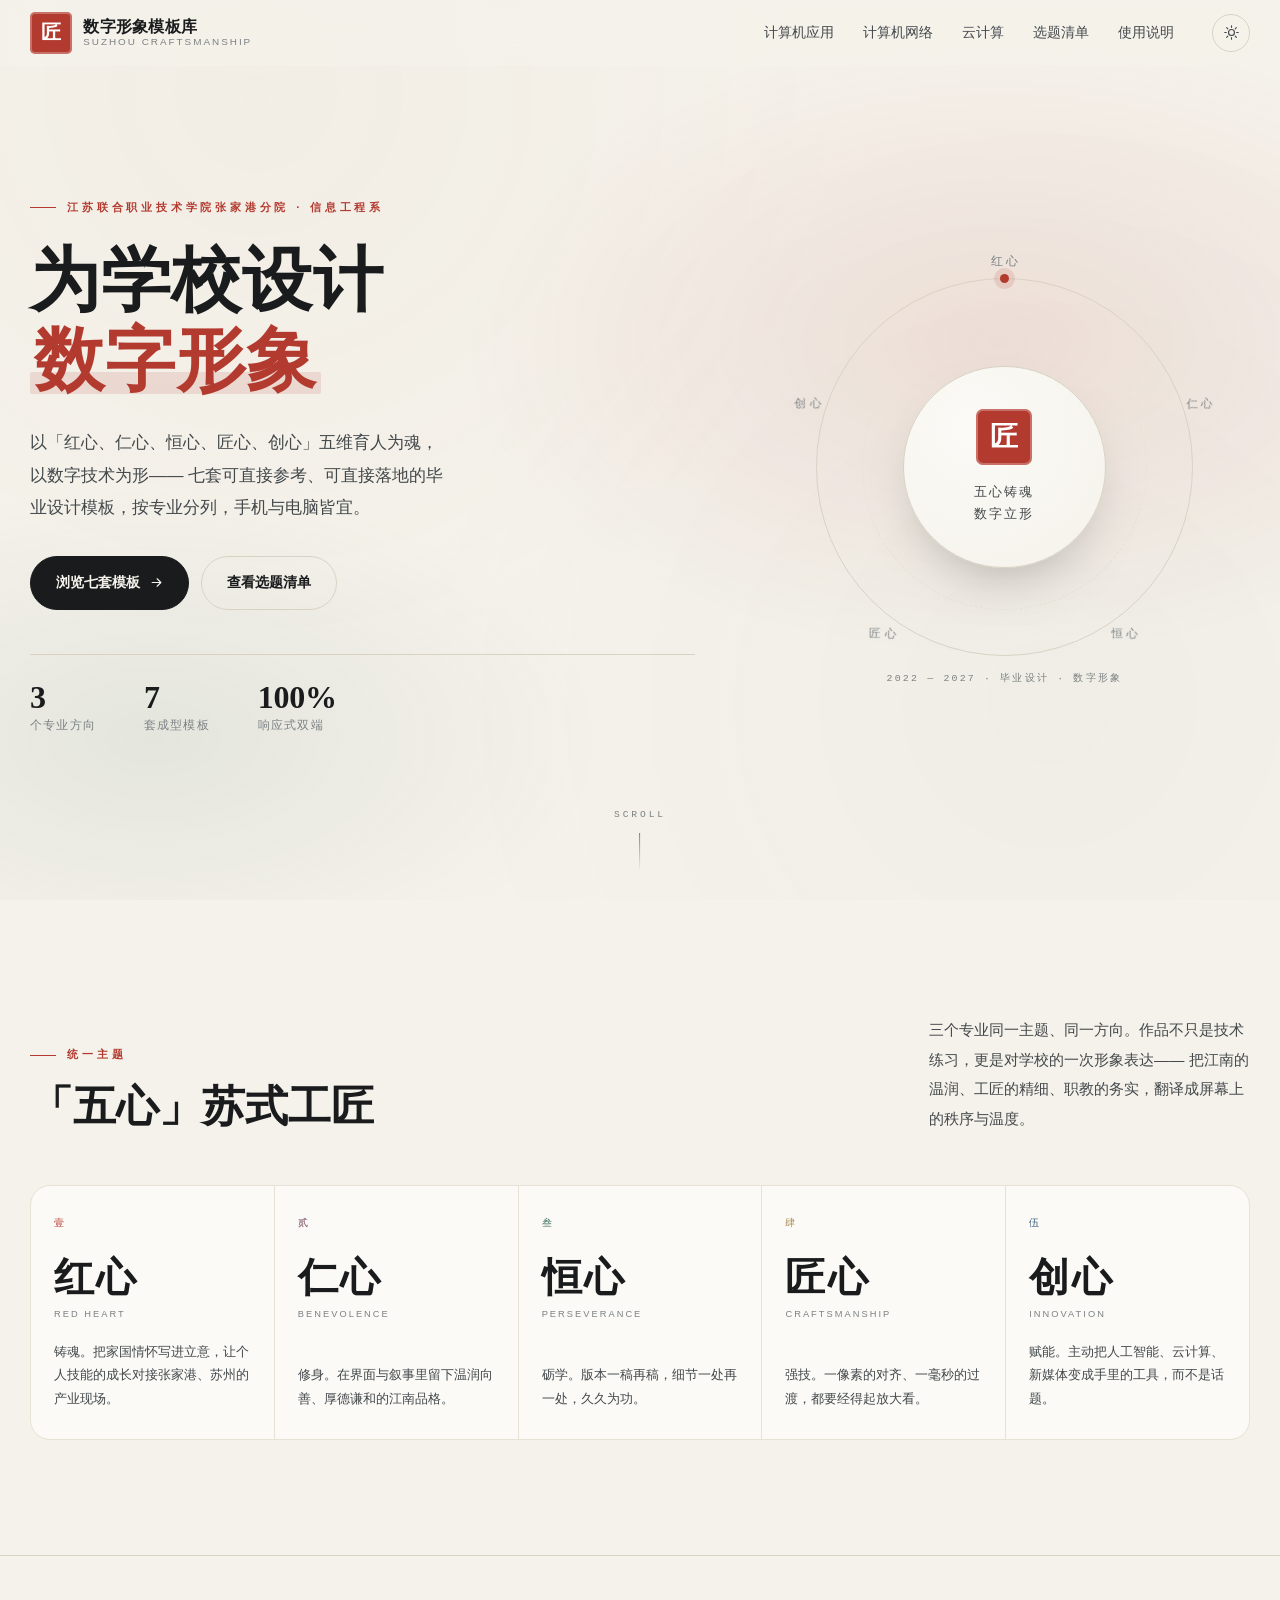
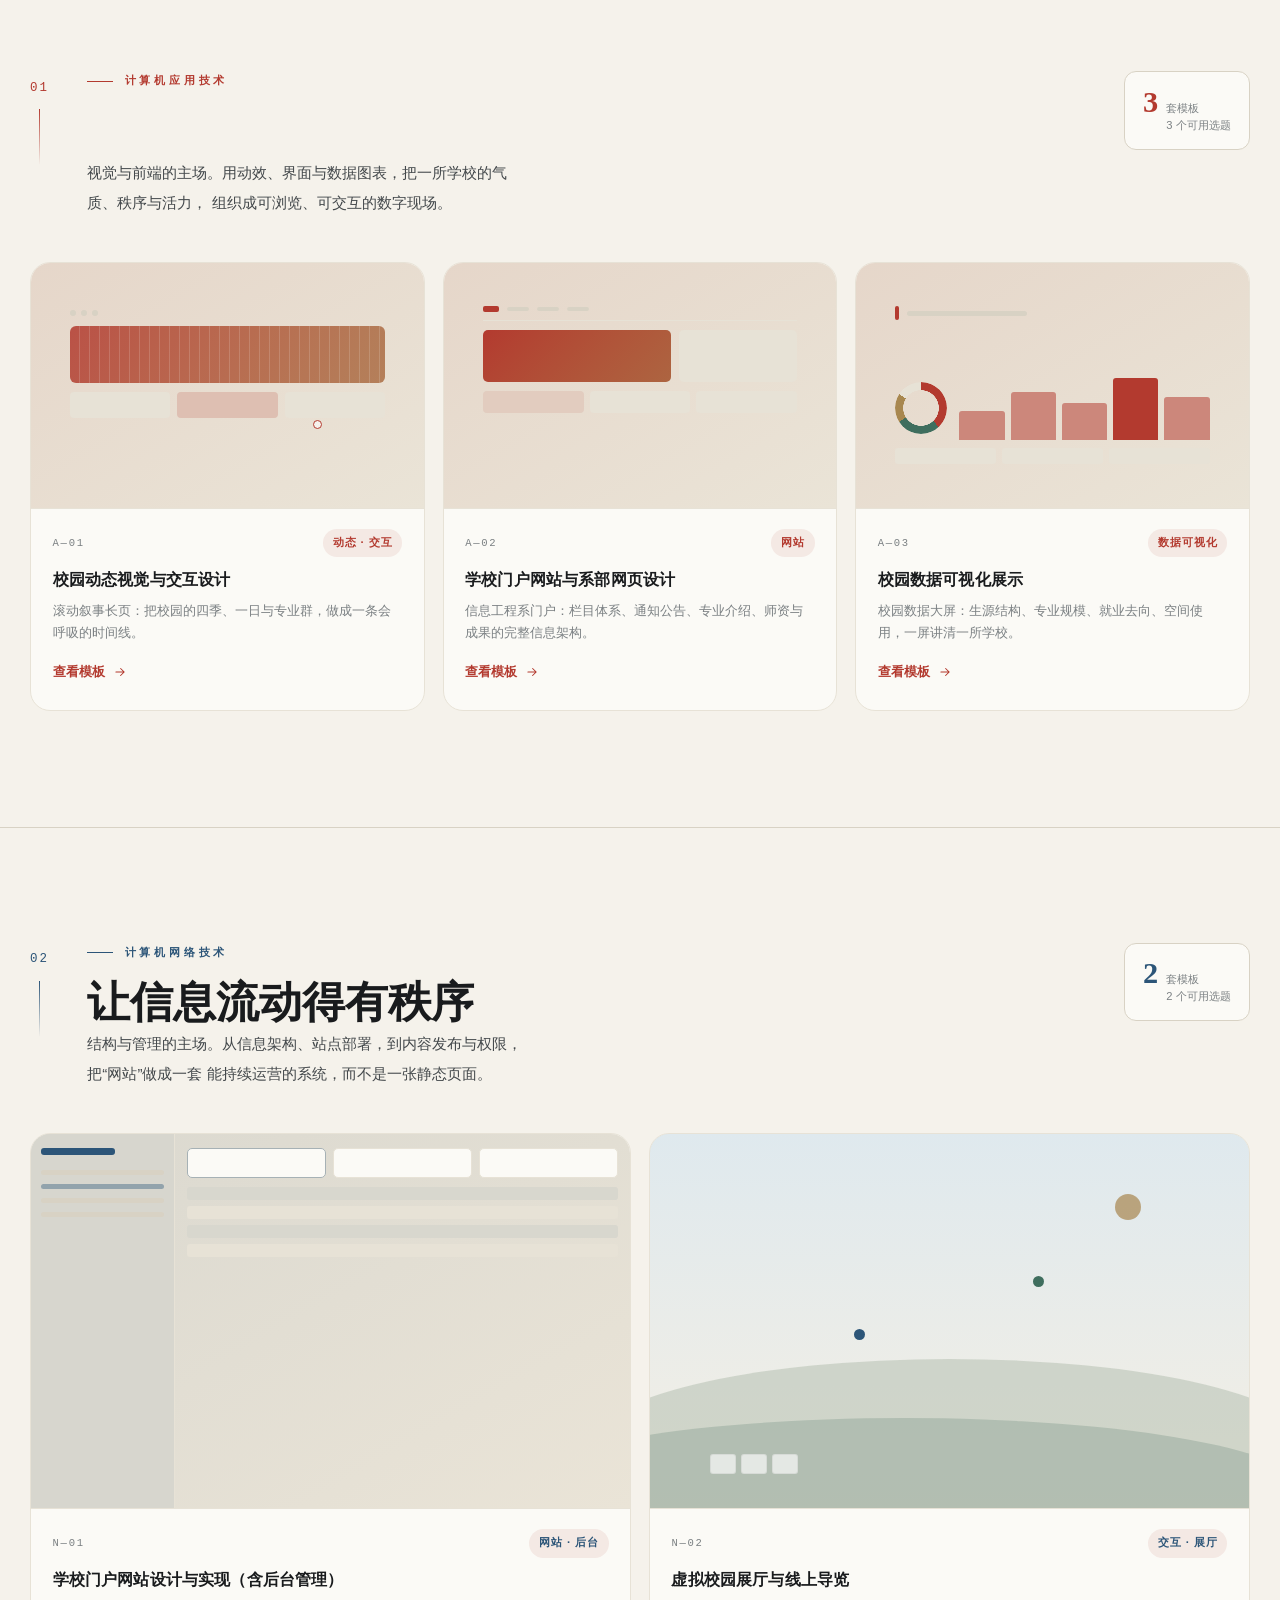
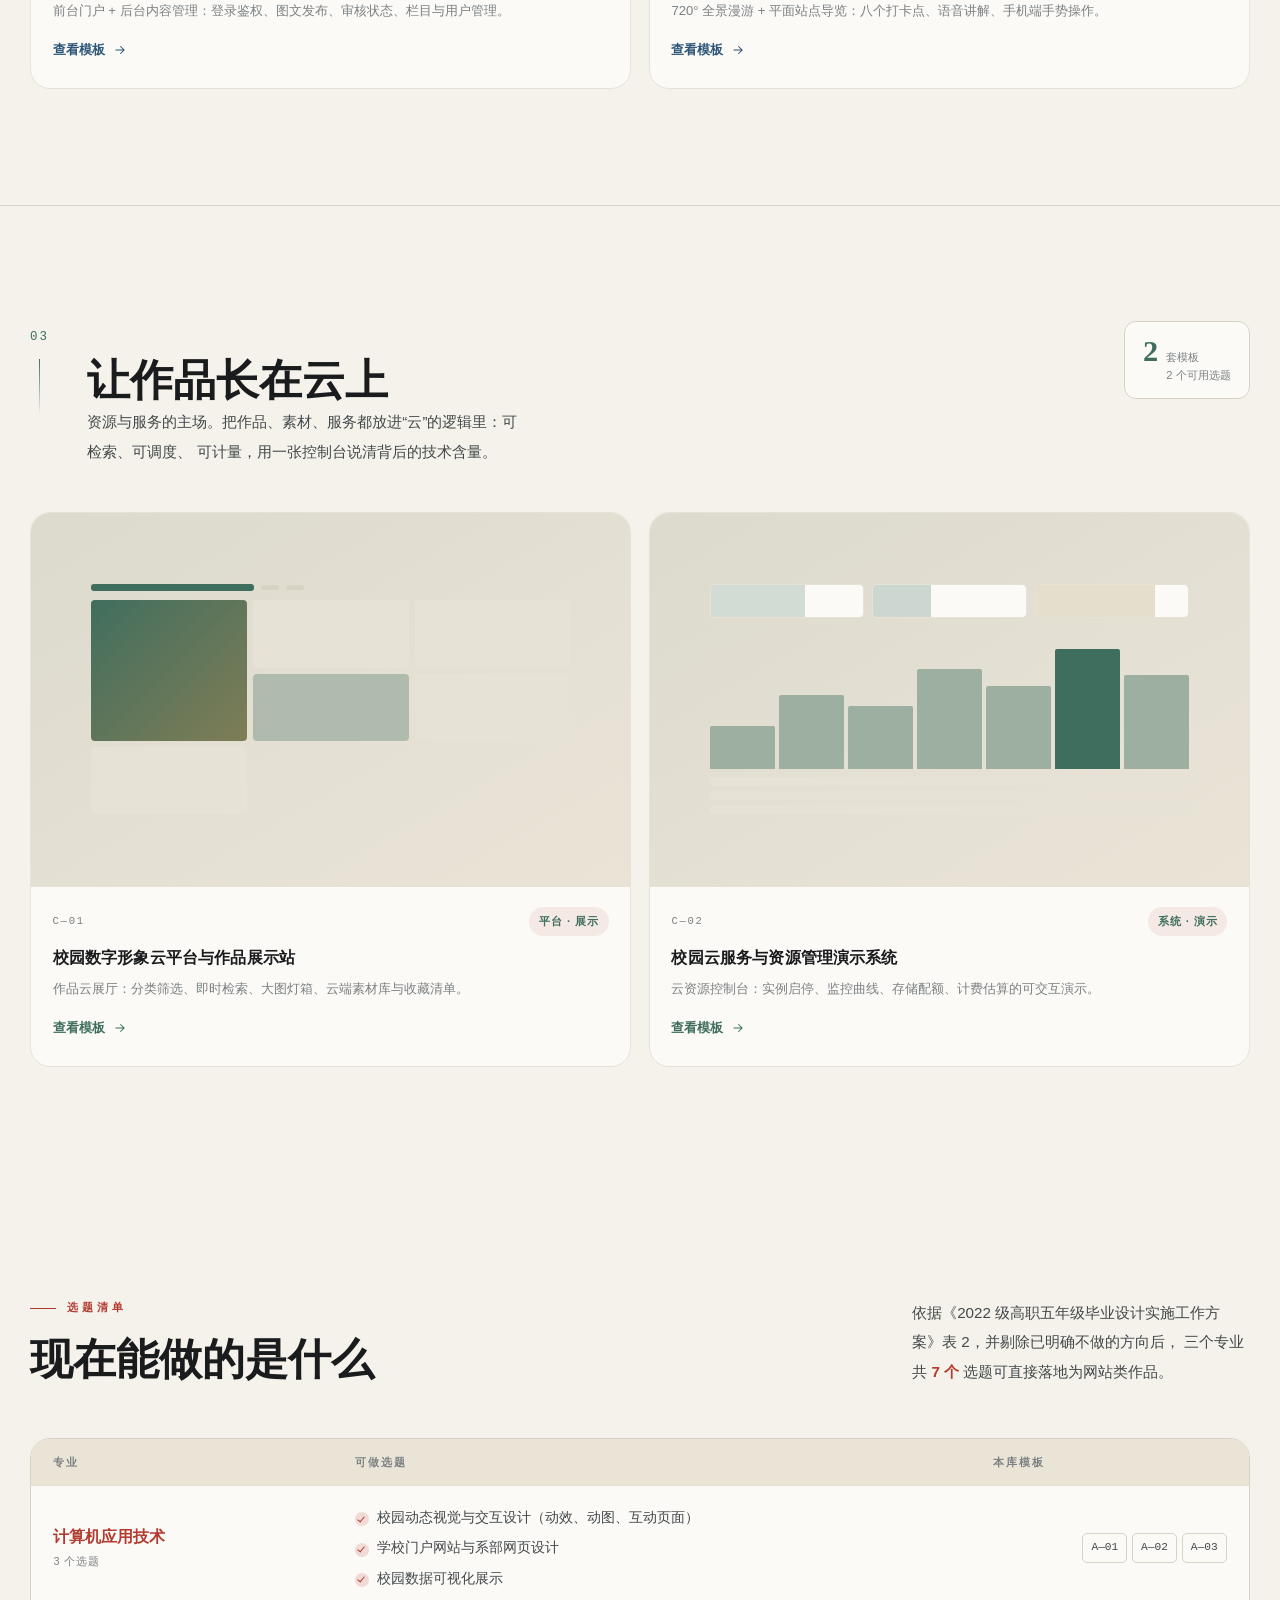
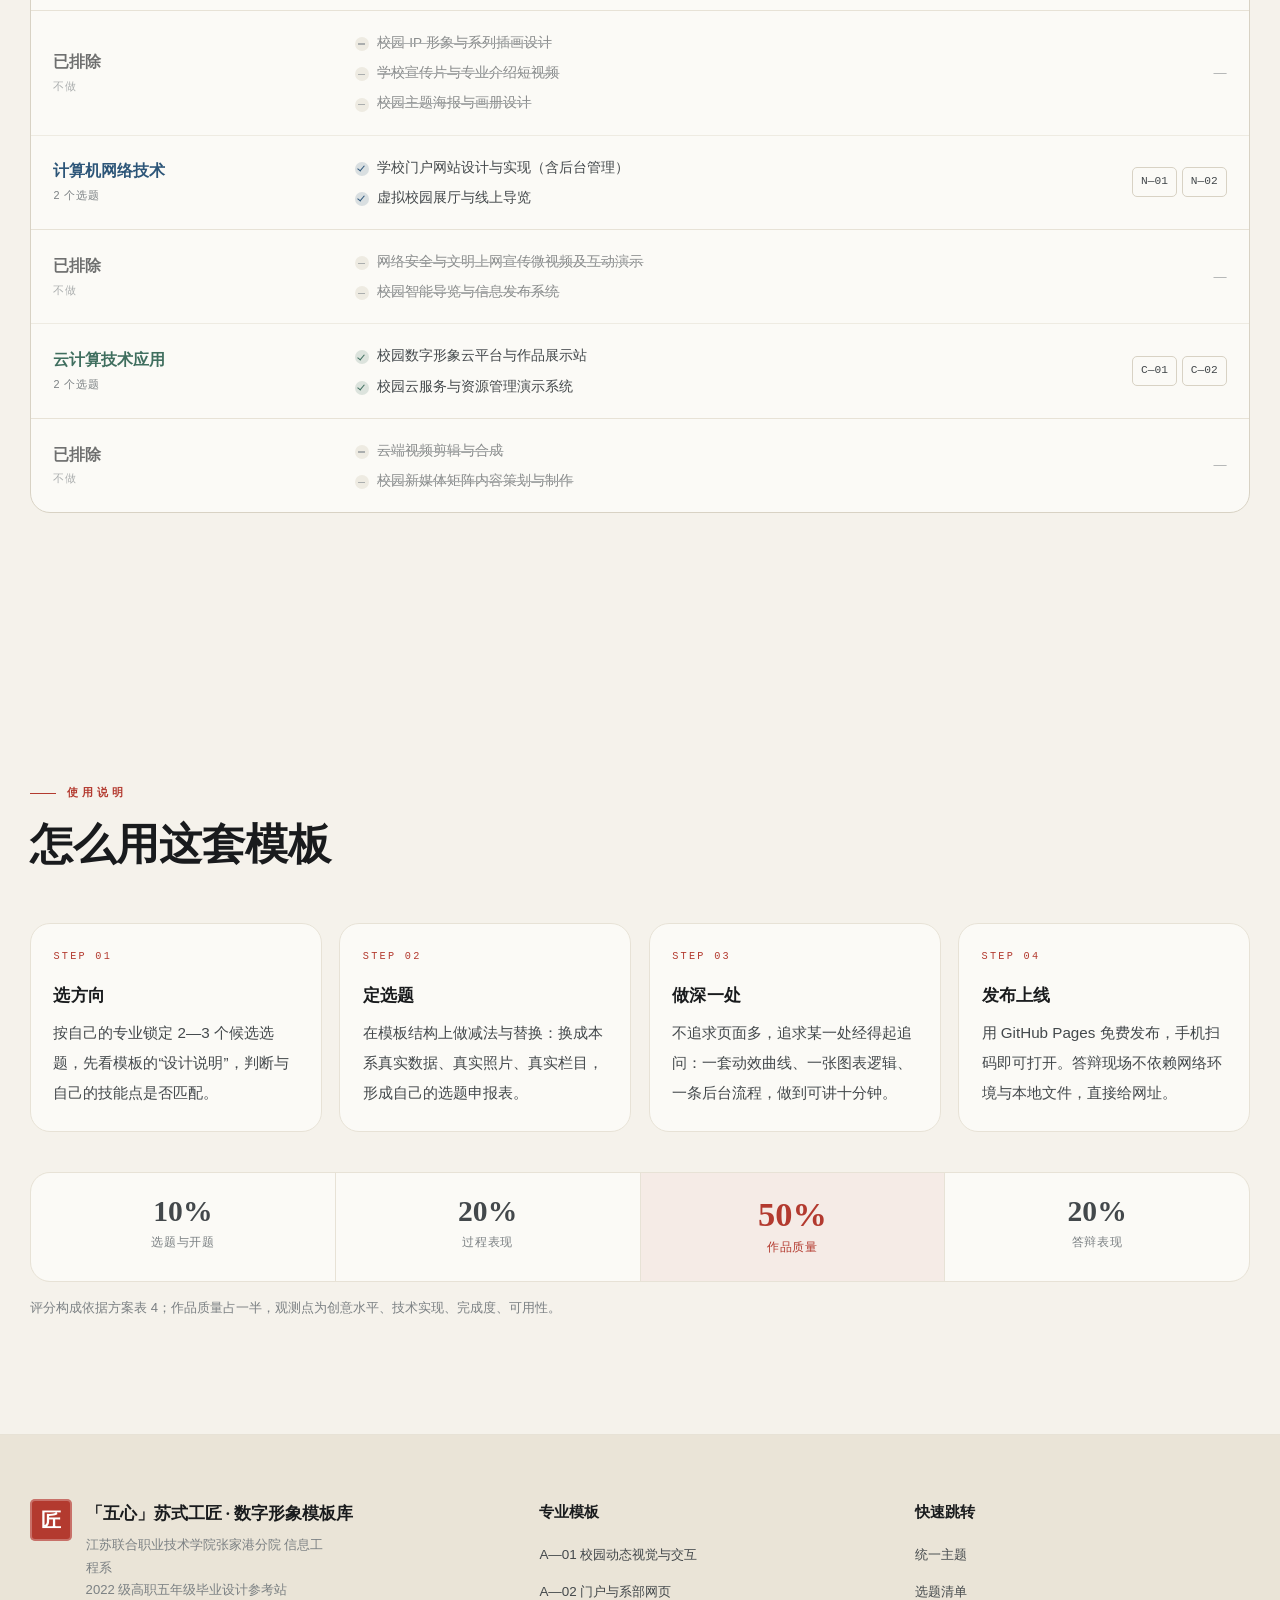
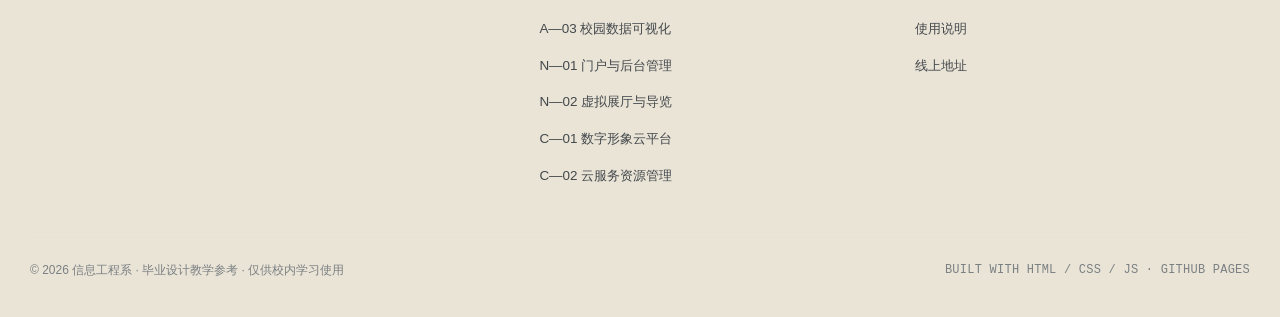
<file: index.html>
<!DOCTYPE html>
<html lang="zh-CN" data-theme="light">
<head>
<meta charset="UTF-8">
<meta name="viewport" content="width=device-width,initial-scale=1,viewport-fit=cover">
<title>「五心」苏式工匠 · 校园数字形象设计模板库</title>
<meta name="description" content="江苏联合职业技术学院张家港分院信息工程系 2022 级毕业设计——以"为学校设计数字形象"为方向，覆盖计算机应用技术、计算机网络技术、云计算技术应用三个专业的七套可落地模板。">
<meta name="theme-color" content="#F5F2EB">
<link rel="icon" href="favicon.svg" type="image/svg+xml">
<link rel="stylesheet" href="assets/css/base.css">
<link rel="stylesheet" href="assets/css/home.css">
</head>
<body class="major-home">

<div class="progress" aria-hidden="true"></div>

<!-- ========== 导航 ========== -->
<header class="nav">
  <div class="nav__in">
    <a class="brand" href="index.html" aria-label="返回首页">
      <span class="seal">匠</span>
      <span class="brand__txt">
        <b>数字形象模板库</b>
        <span>SUZHOU CRAFTSMANSHIP</span>
      </span>
    </a>
    <nav class="nav__links" aria-label="主导航">
      <a href="#major-app">计算机应用</a>
      <a href="#major-net">计算机网络</a>
      <a href="#major-cloud">云计算</a>
      <a href="#topics">选题清单</a>
      <a href="#howto">使用说明</a>
    </nav>
    <div class="nav__tools">
      <button class="icon-btn theme-btn" aria-label="切换深浅色" title="切换深浅色">
        <svg class="sun" viewBox="0 0 24 24" fill="none" stroke="currentColor" stroke-width="1.6" stroke-linecap="round"><circle cx="12" cy="12" r="4.2"/><path d="M12 2.5v2.2M12 19.3v2.2M2.5 12h2.2M19.3 12h2.2M5.2 5.2l1.6 1.6M17.2 17.2l1.6 1.6M18.8 5.2l-1.6 1.6M6.8 17.2l-1.6 1.6"/></svg>
        <svg class="moon" viewBox="0 0 24 24" fill="none" stroke="currentColor" stroke-width="1.6" stroke-linecap="round"><path d="M20.5 14.6A8.6 8.6 0 1 1 9.4 3.5a6.9 6.9 0 0 0 11.1 11.1Z"/></svg>
      </button>
      <button class="icon-btn burger" aria-label="打开菜单" aria-expanded="false" aria-controls="drawer">
        <svg viewBox="0 0 24 24" fill="none" stroke="currentColor" stroke-width="1.7" stroke-linecap="round"><path d="M4 7h16M4 12h16M4 17h16"/></svg>
      </button>
    </div>
  </div>
</header>

<div class="drawer" id="drawer">
  <a href="#major-app">计算机应用技术 <span>APP</span></a>
  <a href="#major-net">计算机网络技术 <span>NET</span></a>
  <a href="#major-cloud">云计算技术应用 <span>CLOUD</span></a>
  <a href="#topics">选题清单 <span>TOPIC</span></a>
  <a href="#howto">使用说明 <span>GUIDE</span></a>
  <div class="drawer__foot">
    江苏联合职业技术学院张家港分院<br>信息工程系 · 2022 级毕业设计
  </div>
</div>

<!-- ========== 首屏 ========== -->
<section class="hero">
  <div class="wrap hero__in">
    <div class="hero__copy">
      <p class="eyebrow reveal">江苏联合职业技术学院张家港分院 · 信息工程系</p>
      <h1 class="display hero__title reveal" data-d="1">
        为学校设计<br><em>数字形象</em>
      </h1>
      <p class="lede hero__lede reveal" data-d="2">
        以「红心、仁心、恒心、匠心、创心」五维育人为魂，以数字技术为形——
        七套可直接参考、可直接落地的毕业设计模板，按专业分列，手机与电脑皆宜。
      </p>
      <div class="hero__act reveal" data-d="3">
        <a class="btn" href="#major-app">
          浏览七套模板
          <svg viewBox="0 0 24 24" fill="none" stroke="currentColor" stroke-width="1.8" stroke-linecap="round" stroke-linejoin="round"><path d="M5 12h14M13 6l6 6-6 6"/></svg>
        </a>
        <a class="btn btn--ghost" href="#topics">查看选题清单</a>
      </div>
      <dl class="hero__facts reveal" data-d="4">
        <div><dt>3</dt><dd>个专业方向</dd></div>
        <div><dt>7</dt><dd>套成型模板</dd></div>
        <div><dt>100%</dt><dd>响应式双端</dd></div>
      </dl>
    </div>

    <div class="hero__art reveal" data-d="2" aria-hidden="true">
      <div class="art-stage">
        <div class="art-ring">
          <span style="--i:0"><b>红心</b></span>
          <span style="--i:1"><b>仁心</b></span>
          <span style="--i:2"><b>恒心</b></span>
          <span style="--i:3"><b>匠心</b></span>
          <span style="--i:4"><b>创心</b></span>
        </div>
        <div class="art-orbit"></div>
        <div class="art-core">
          <span class="seal seal--xl">匠</span>
          <p>五心铸魂<br>数字立形</p>
        </div>
        <div class="art-tick">2022 — 2027 · 毕业设计 · 数字形象</div>
      </div>
    </div>
  </div>
  <a class="scroll-hint" href="#theme" aria-label="向下浏览">
    <span>SCROLL</span><i></i>
  </a>
</section>

<!-- ========== 主题 ========== -->
<section class="section" id="theme">
  <div class="wrap">
    <div class="sec-head">
      <div>
        <p class="eyebrow reveal">统一主题</p>
        <h2 class="h1 reveal" data-d="1" style="margin-top:1rem">「五心」苏式工匠</h2>
      </div>
      <p class="body reveal" data-d="2" style="max-width:38ch">
        三个专业同一主题、同一方向。作品不只是技术练习，更是对学校的一次形象表达——
        把江南的温润、工匠的精细、职教的务实，翻译成屏幕上的秩序与温度。
      </p>
    </div>

    <div class="hearts">
      <article class="heart reveal" style="--h:#B33A2F">
        <span class="heart__no">壹</span>
        <h3 class="heart__zh">红心</h3>
        <p class="heart__en">RED HEART</p>
        <p class="heart__d">铸魂。把家国情怀写进立意，让个人技能的成长对接张家港、苏州的产业现场。</p>
      </article>
      <article class="heart reveal" data-d="1" style="--h:#7A4A63">
        <span class="heart__no">贰</span>
        <h3 class="heart__zh">仁心</h3>
        <p class="heart__en">BENEVOLENCE</p>
        <p class="heart__d">修身。在界面与叙事里留下温润向善、厚德谦和的江南品格。</p>
      </article>
      <article class="heart reveal" data-d="2" style="--h:#3F6E5E">
        <span class="heart__no">叁</span>
        <h3 class="heart__zh">恒心</h3>
        <p class="heart__en">PERSEVERANCE</p>
        <p class="heart__d">砺学。版本一稿再稿，细节一处再一处，久久为功。</p>
      </article>
      <article class="heart reveal" data-d="3" style="--h:#A8874F">
        <span class="heart__no">肆</span>
        <h3 class="heart__zh">匠心</h3>
        <p class="heart__en">CRAFTSMANSHIP</p>
        <p class="heart__d">强技。一像素的对齐、一毫秒的过渡，都要经得起放大看。</p>
      </article>
      <article class="heart reveal" data-d="4" style="--h:#2C5578">
        <span class="heart__no">伍</span>
        <h3 class="heart__zh">创心</h3>
        <p class="heart__en">INNOVATION</p>
        <p class="heart__d">赋能。主动把人工智能、云计算、新媒体变成手里的工具，而不是话题。</p>
      </article>
    </div>
  </div>
</section>

<hr class="rule">

<!-- ========== 计算机应用技术 ========== -->
<section class="section major" id="major-app" style="--accent:#B33A2F">
  <div class="wrap">
    <header class="major__head">
      <div class="major__idx reveal"><span class="num">01</span><i></i></div>
      <div class="major__title">
        <p class="eyebrow reveal">计算机应用技术</p>
        <h2 class="h1 reveal" data-d="1">让学校被看见、被读懂</h2>
        <p class="body reveal" data-d="2" style="max-width:52ch">
          视觉与前端的主场。用动效、界面与数据图表，把一所学校的气质、秩序与活力，
          组织成可浏览、可交互的数字现场。
        </p>
      </div>
      <div class="major__stat reveal" data-d="2">
        <b class="num">3</b><span>套模板<br>3 个可用选题</span>
      </div>
    </header>

    <div class="tpls">
      <a class="tpl reveal" href="app/t1.html">
        <div class="tpl__prev prev--motion">
          <div class="pm__bar"><i></i><i></i><i></i></div>
          <div class="pm__wave"></div>
          <div class="pm__cards"><span></span><span></span><span></span></div>
          <div class="pm__cursor"></div>
        </div>
        <div class="tpl__body">
          <div class="tpl__row"><span class="tpl__no num">A—01</span><span class="tag tag--accent">动态 · 交互</span></div>
          <h3 class="h3">校园动态视觉与交互设计</h3>
          <p class="small">滚动叙事长页：把校园的四季、一日与专业群，做成一条会呼吸的时间线。</p>
          <span class="link-arrow">查看模板 <svg viewBox="0 0 24 24" fill="none" stroke="currentColor" stroke-width="1.8" stroke-linecap="round"><path d="M5 12h14M13 6l6 6-6 6"/></svg></span>
        </div>
      </a>

      <a class="tpl reveal" data-d="1" href="app/t2.html">
        <div class="tpl__prev prev--portal">
          <div class="pp__nav"><b></b><i></i><i></i><i></i></div>
          <div class="pp__hero"><span></span><span></span></div>
          <div class="pp__grid"><i></i><i></i><i></i></div>
        </div>
        <div class="tpl__body">
          <div class="tpl__row"><span class="tpl__no num">A—02</span><span class="tag tag--accent">网站</span></div>
          <h3 class="h3">学校门户网站与系部网页设计</h3>
          <p class="small">信息工程系门户：栏目体系、通知公告、专业介绍、师资与成果的完整信息架构。</p>
          <span class="link-arrow">查看模板 <svg viewBox="0 0 24 24" fill="none" stroke="currentColor" stroke-width="1.8" stroke-linecap="round"><path d="M5 12h14M13 6l6 6-6 6"/></svg></span>
        </div>
      </a>

      <a class="tpl reveal" data-d="2" href="app/t3.html">
        <div class="tpl__prev prev--viz">
          <div class="pv__head"><i></i><span></span></div>
          <div class="pv__body">
            <div class="pv__donut"></div>
            <div class="pv__bars"><i style="--h:38%"></i><i style="--h:62%"></i><i style="--h:48%"></i><i style="--h:80%"></i><i style="--h:56%"></i></div>
          </div>
          <div class="pv__foot"><span></span><span></span><span></span></div>
        </div>
        <div class="tpl__body">
          <div class="tpl__row"><span class="tpl__no num">A—03</span><span class="tag tag--accent">数据可视化</span></div>
          <h3 class="h3">校园数据可视化展示</h3>
          <p class="small">校园数据大屏：生源结构、专业规模、就业去向、空间使用，一屏讲清一所学校。</p>
          <span class="link-arrow">查看模板 <svg viewBox="0 0 24 24" fill="none" stroke="currentColor" stroke-width="1.8" stroke-linecap="round"><path d="M5 12h14M13 6l6 6-6 6"/></svg></span>
        </div>
      </a>
    </div>
  </div>
</section>

<hr class="rule">

<!-- ========== 计算机网络技术 ========== -->
<section class="section major" id="major-net" style="--accent:#2C5578">
  <div class="wrap">
    <header class="major__head">
      <div class="major__idx reveal"><span class="num">02</span><i></i></div>
      <div class="major__title">
        <p class="eyebrow reveal">计算机网络技术</p>
        <h2 class="h1 reveal" data-d="1">让信息流动得有秩序</h2>
        <p class="body reveal" data-d="2" style="max-width:52ch">
          结构与管理的主场。从信息架构、站点部署，到内容发布与权限，把“网站”做成一套
          能持续运营的系统，而不是一张静态页面。
        </p>
      </div>
      <div class="major__stat reveal" data-d="2">
        <b class="num">2</b><span>套模板<br>2 个可用选题</span>
      </div>
    </header>

    <div class="tpls tpls--2">
      <a class="tpl reveal" href="net/t1.html">
        <div class="tpl__prev prev--admin">
          <div class="pa__side"><b></b><i></i><i></i><i></i><i></i></div>
          <div class="pa__main">
            <div class="pa__kpi"><span></span><span></span><span></span></div>
            <div class="pa__table"><i></i><i></i><i></i><i></i></div>
          </div>
        </div>
        <div class="tpl__body">
          <div class="tpl__row"><span class="tpl__no num">N—01</span><span class="tag tag--accent">网站 · 后台</span></div>
          <h3 class="h3">学校门户网站设计与实现（含后台管理）</h3>
          <p class="small">前台门户 + 后台内容管理：登录鉴权、图文发布、审核状态、栏目与用户管理。</p>
          <span class="link-arrow">查看模板 <svg viewBox="0 0 24 24" fill="none" stroke="currentColor" stroke-width="1.8" stroke-linecap="round"><path d="M5 12h14M13 6l6 6-6 6"/></svg></span>
        </div>
      </a>

      <a class="tpl reveal" data-d="1" href="net/t2.html">
        <div class="tpl__prev prev--tour">
          <div class="pt__scene"><span class="pt__sun"></span><span class="pt__hill"></span><span class="pt__hill pt__hill--2"></span></div>
          <span class="pt__hot"></span><span class="pt__hot pt__hot--2"></span>
          <div class="pt__hud"><i></i><i></i><i></i></div>
        </div>
        <div class="tpl__body">
          <div class="tpl__row"><span class="tpl__no num">N—02</span><span class="tag tag--accent">交互 · 展厅</span></div>
          <h3 class="h3">虚拟校园展厅与线上导览</h3>
          <p class="small">720° 全景漫游 + 平面站点导览：八个打卡点、语音讲解、手机端手势操作。</p>
          <span class="link-arrow">查看模板 <svg viewBox="0 0 24 24" fill="none" stroke="currentColor" stroke-width="1.8" stroke-linecap="round"><path d="M5 12h14M13 6l6 6-6 6"/></svg></span>
        </div>
      </a>
    </div>
  </div>
</section>

<hr class="rule">

<!-- ========== 云计算技术应用 ========== -->
<section class="section major" id="major-cloud" style="--accent:#3F6E5E">
  <div class="wrap">
    <header class="major__head">
      <div class="major__idx reveal"><span class="num">03</span><i></i></div>
      <div class="major__title">
        <p class="eyebrow reveal">云计算技术应用</p>
        <h2 class="h1 reveal" data-d="1">让作品长在云上</h2>
        <p class="body reveal" data-d="2" style="max-width:52ch">
          资源与服务的主场。把作品、素材、服务都放进“云”的逻辑里：可检索、可调度、
          可计量，用一张控制台说清背后的技术含量。
        </p>
      </div>
      <div class="major__stat reveal" data-d="2">
        <b class="num">2</b><span>套模板<br>2 个可用选题</span>
      </div>
    </header>

    <div class="tpls tpls--2">
      <a class="tpl reveal" href="cloud/t1.html">
        <div class="tpl__prev prev--gallery">
          <div class="pg__head"><b></b><i></i><i></i></div>
          <div class="pg__grid"><span></span><span></span><span></span><span></span><span></span><span></span></div>
        </div>
        <div class="tpl__body">
          <div class="tpl__row"><span class="tpl__no num">C—01</span><span class="tag tag--accent">平台 · 展示</span></div>
          <h3 class="h3">校园数字形象云平台与作品展示站</h3>
          <p class="small">作品云展厅：分类筛选、即时检索、大图灯箱、云端素材库与收藏清单。</p>
          <span class="link-arrow">查看模板 <svg viewBox="0 0 24 24" fill="none" stroke="currentColor" stroke-width="1.8" stroke-linecap="round"><path d="M5 12h14M13 6l6 6-6 6"/></svg></span>
        </div>
      </a>

      <a class="tpl reveal" data-d="1" href="cloud/t2.html">
        <div class="tpl__prev prev--cloud">
          <div class="pc__row"><span class="pc__gauge"></span><span class="pc__gauge pc__gauge--2"></span><span class="pc__gauge pc__gauge--3"></span></div>
          <div class="pc__chart"><i></i><i></i><i></i><i></i><i></i><i></i><i></i></div>
          <div class="pc__list"><b></b><b></b><b></b></div>
        </div>
        <div class="tpl__body">
          <div class="tpl__row"><span class="tpl__no num">C—02</span><span class="tag tag--accent">系统 · 演示</span></div>
          <h3 class="h3">校园云服务与资源管理演示系统</h3>
          <p class="small">云资源控制台：实例启停、监控曲线、存储配额、计费估算的可交互演示。</p>
          <span class="link-arrow">查看模板 <svg viewBox="0 0 24 24" fill="none" stroke="currentColor" stroke-width="1.8" stroke-linecap="round"><path d="M5 12h14M13 6l6 6-6 6"/></svg></span>
        </div>
      </a>
    </div>
  </div>
</section>

<!-- ========== 选题清单 ========== -->
<section class="section topics" id="topics">
  <div class="wrap">
    <div class="sec-head">
      <div>
        <p class="eyebrow reveal">选题清单</p>
        <h2 class="h1 reveal" data-d="1" style="margin-top:1rem">现在能做的是什么</h2>
      </div>
      <p class="body reveal" data-d="2" style="max-width:40ch">
        依据《2022 级高职五年级毕业设计实施工作方案》表 2，并剔除已明确不做的方向后，
        三个专业共 <b class="accent">7 个</b> 选题可直接落地为网站类作品。
      </p>
    </div>

    <div class="topic-table">
      <div class="tt__head">
        <span>专业</span><span>可做选题</span><span>本库模板</span>
      </div>

      <div class="tt__row reveal" style="--accent:#B33A2F">
        <div class="tt__major"><b>计算机应用技术</b><span>3 个选题</span></div>
        <ul class="tt__list">
          <li><i class="ok"></i>校园动态视觉与交互设计（动效、动图、互动页面）</li>
          <li><i class="ok"></i>学校门户网站与系部网页设计</li>
          <li><i class="ok"></i>校园数据可视化展示</li>
        </ul>
        <div class="tt__map"><a href="app/t1.html">A—01</a><a href="app/t2.html">A—02</a><a href="app/t3.html">A—03</a></div>
      </div>

      <div class="tt__row is-off">
        <div class="tt__major"><b>已排除</b><span>不做</span></div>
        <ul class="tt__list">
          <li><i class="no"></i>校园 IP 形象与系列插画设计</li>
          <li><i class="no"></i>学校宣传片与专业介绍短视频</li>
          <li><i class="no"></i>校园主题海报与画册设计</li>
        </ul>
        <div class="tt__map"><span class="small">—</span></div>
      </div>

      <div class="tt__row reveal" style="--accent:#2C5578">
        <div class="tt__major"><b>计算机网络技术</b><span>2 个选题</span></div>
        <ul class="tt__list">
          <li><i class="ok"></i>学校门户网站设计与实现（含后台管理）</li>
          <li><i class="ok"></i>虚拟校园展厅与线上导览</li>
        </ul>
        <div class="tt__map"><a href="net/t1.html">N—01</a><a href="net/t2.html">N—02</a></div>
      </div>

      <div class="tt__row is-off">
        <div class="tt__major"><b>已排除</b><span>不做</span></div>
        <ul class="tt__list">
          <li><i class="no"></i>网络安全与文明上网宣传微视频及互动演示</li>
          <li><i class="no"></i>校园智能导览与信息发布系统</li>
        </ul>
        <div class="tt__map"><span class="small">—</span></div>
      </div>

      <div class="tt__row reveal" style="--accent:#3F6E5E">
        <div class="tt__major"><b>云计算技术应用</b><span>2 个选题</span></div>
        <ul class="tt__list">
          <li><i class="ok"></i>校园数字形象云平台与作品展示站</li>
          <li><i class="ok"></i>校园云服务与资源管理演示系统</li>
        </ul>
        <div class="tt__map"><a href="cloud/t1.html">C—01</a><a href="cloud/t2.html">C—02</a></div>
      </div>

      <div class="tt__row is-off">
        <div class="tt__major"><b>已排除</b><span>不做</span></div>
        <ul class="tt__list">
          <li><i class="no"></i>云端视频剪辑与合成</li>
          <li><i class="no"></i>校园新媒体矩阵内容策划与制作</li>
        </ul>
        <div class="tt__map"><span class="small">—</span></div>
      </div>
    </div>
    <p class="small reveal" style="margin-top:1.1rem">
      注：标“已排除”的方向在本次方案中不再作为选题；若需调整，请以系部统一通知为准。
    </p>
  </div>
</section>

<!-- ========== 使用说明 ========== -->
<section class="section guide" id="howto">
  <div class="wrap">
    <div class="sec-head">
      <div>
        <p class="eyebrow reveal">使用说明</p>
        <h2 class="h1 reveal" data-d="1" style="margin-top:1rem">怎么用这套模板</h2>
      </div>
    </div>

    <div class="steps">
      <article class="step reveal">
        <span class="step__n num">STEP 01</span>
        <h3 class="h3">选方向</h3>
        <p class="body">按自己的专业锁定 2—3 个候选选题，先看模板的“设计说明”，判断与自己的技能点是否匹配。</p>
      </article>
      <article class="step reveal" data-d="1">
        <span class="step__n num">STEP 02</span>
        <h3 class="h3">定选题</h3>
        <p class="body">在模板结构上做减法与替换：换成本系真实数据、真实照片、真实栏目，形成自己的选题申报表。</p>
      </article>
      <article class="step reveal" data-d="2">
        <span class="step__n num">STEP 03</span>
        <h3 class="h3">做深一处</h3>
        <p class="body">不追求页面多，追求某一处经得起追问：一套动效曲线、一张图表逻辑、一条后台流程，做到可讲十分钟。</p>
      </article>
      <article class="step reveal" data-d="3">
        <span class="step__n num">STEP 04</span>
        <h3 class="h3">发布上线</h3>
        <p class="body">用 GitHub Pages 免费发布，手机扫码即可打开。答辩现场不依赖网络环境与本地文件，直接给网址。</p>
      </article>
    </div>

    <div class="score reveal" style="margin-top:2.5rem">
      <div class="score__item"><b class="num">10%</b><span>选题与开题</span></div>
      <div class="score__item"><b class="num">20%</b><span>过程表现</span></div>
      <div class="score__item score__item--main"><b class="num">50%</b><span>作品质量</span></div>
      <div class="score__item"><b class="num">20%</b><span>答辩表现</span></div>
    </div>
    <p class="small reveal" style="margin-top:.9rem">
      评分构成依据方案表 4；作品质量占一半，观测点为创意水平、技术实现、完成度、可用性。
    </p>
  </div>
</section>

<!-- ========== 页脚 ========== -->
<footer class="foot">
  <div class="wrap">
    <div class="foot__grid">
      <div class="foot__brand">
        <span class="seal">匠</span>
        <div>
          <p class="serif" style="font-size:1.05rem;font-weight:600;margin-bottom:.35rem">「五心」苏式工匠 · 数字形象模板库</p>
          <p class="small" style="max-width:34ch">江苏联合职业技术学院张家港分院 信息工程系<br>2022 级高职五年级毕业设计参考站</p>
        </div>
      </div>
      <div>
        <h4>专业模板</h4>
        <ul>
          <li><a href="app/t1.html">A—01 校园动态视觉与交互</a></li>
          <li><a href="app/t2.html">A—02 门户与系部网页</a></li>
          <li><a href="app/t3.html">A—03 校园数据可视化</a></li>
          <li><a href="net/t1.html">N—01 门户与后台管理</a></li>
          <li><a href="net/t2.html">N—02 虚拟展厅与导览</a></li>
          <li><a href="cloud/t1.html">C—01 数字形象云平台</a></li>
          <li><a href="cloud/t2.html">C—02 云服务资源管理</a></li>
        </ul>
      </div>
      <div>
        <h4>快速跳转</h4>
        <ul>
          <li><a href="#theme">统一主题</a></li>
          <li><a href="#topics">选题清单</a></li>
          <li><a href="#howto">使用说明</a></li>
          <li><a href="https://gxglad.github.io/wuxin/" target="_blank" rel="noopener">线上地址</a></li>
        </ul>
      </div>
    </div>
    <div class="foot__bar">
      <span>© <span data-year>2026</span> 信息工程系 · 毕业设计教学参考 · 仅供校内学习使用</span>
      <span class="mono">BUILT WITH HTML / CSS / JS · GITHUB PAGES</span>
    </div>
  </div>
</footer>

<script src="assets/js/base.js"></script>
</body>
</html>
</file>
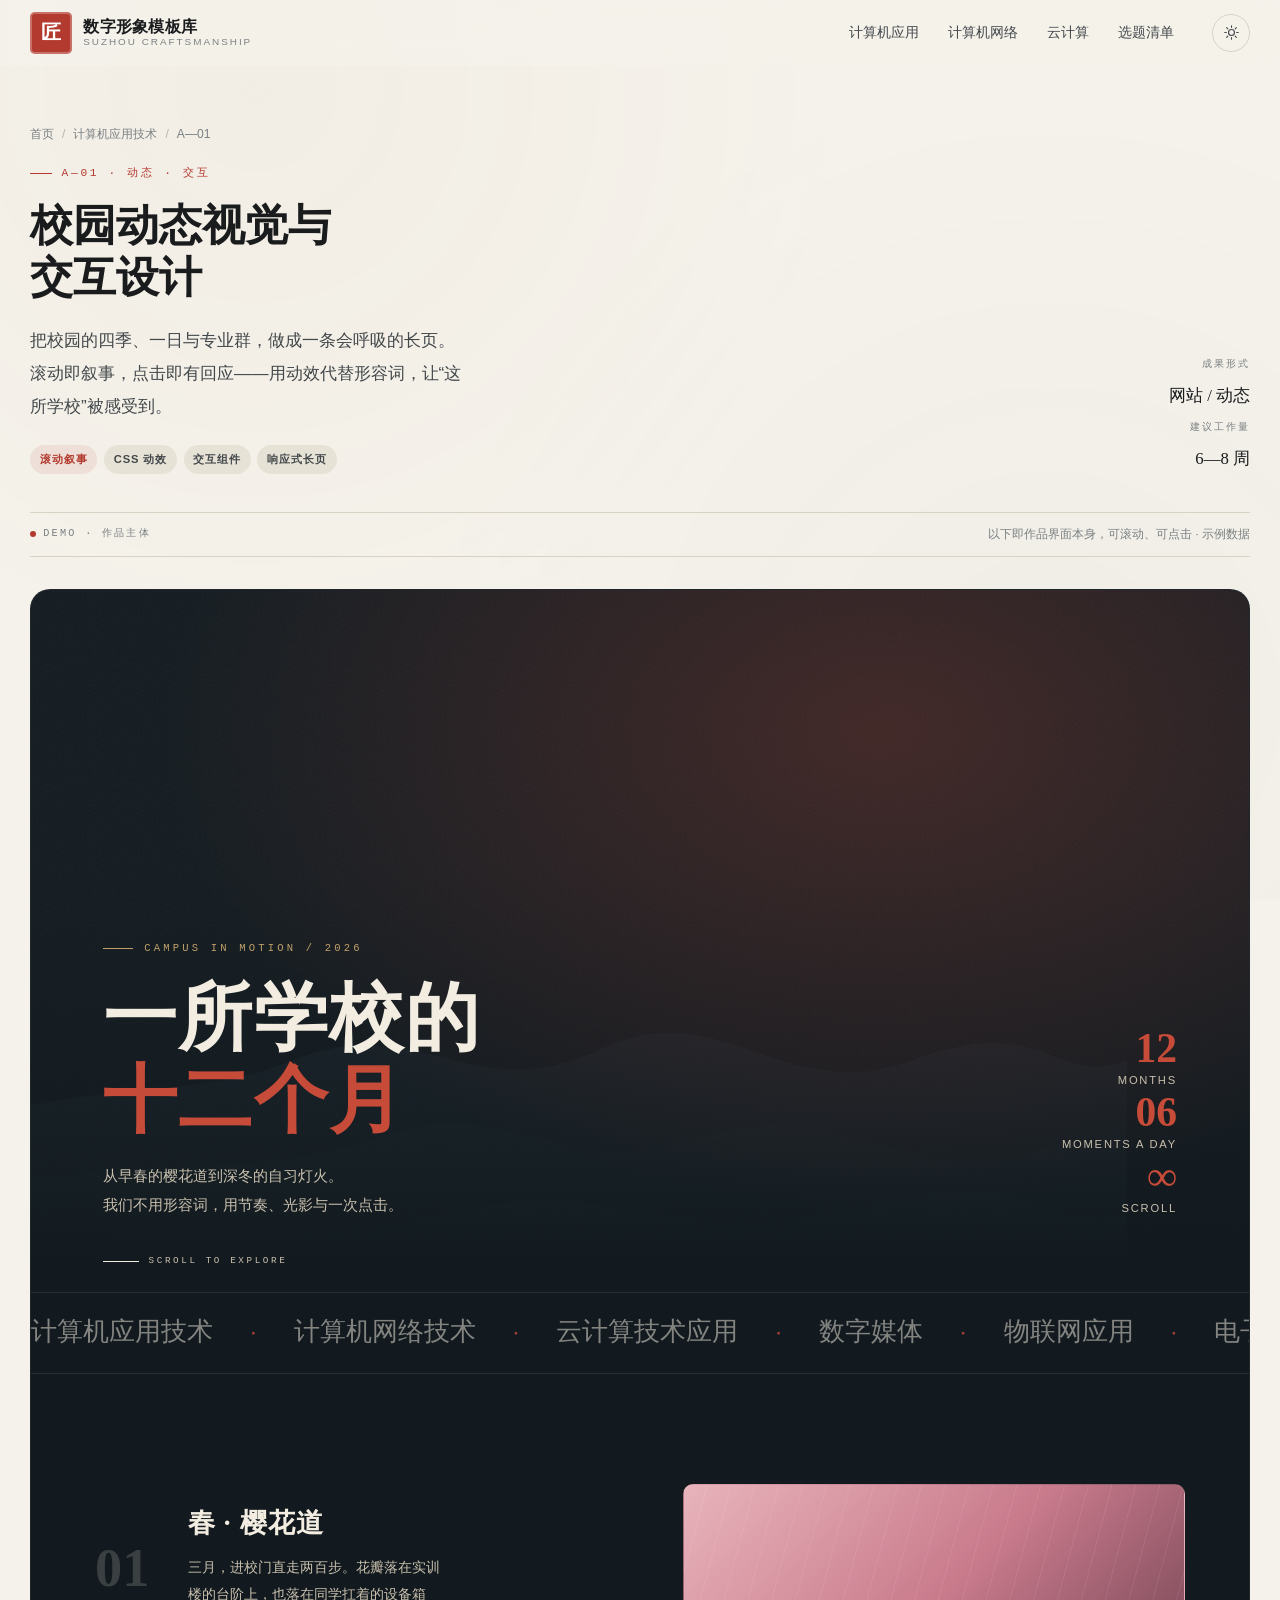
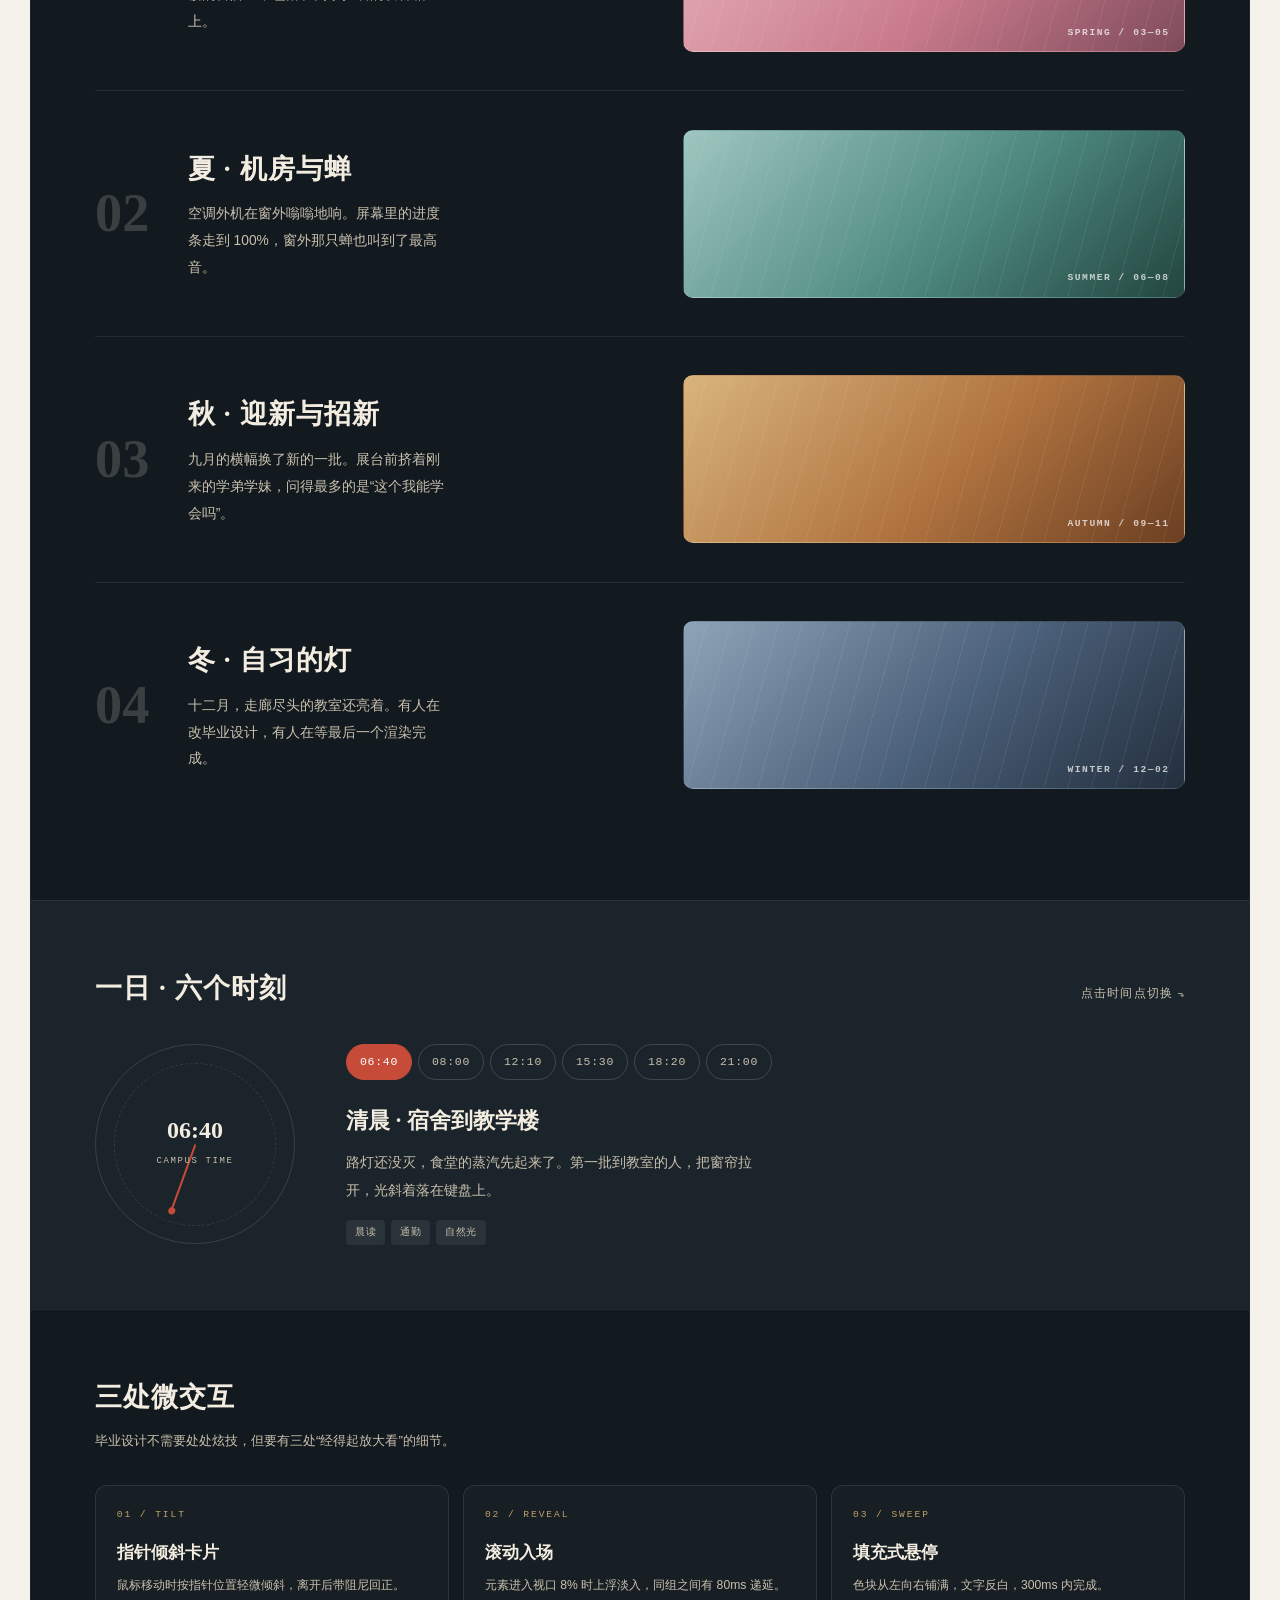
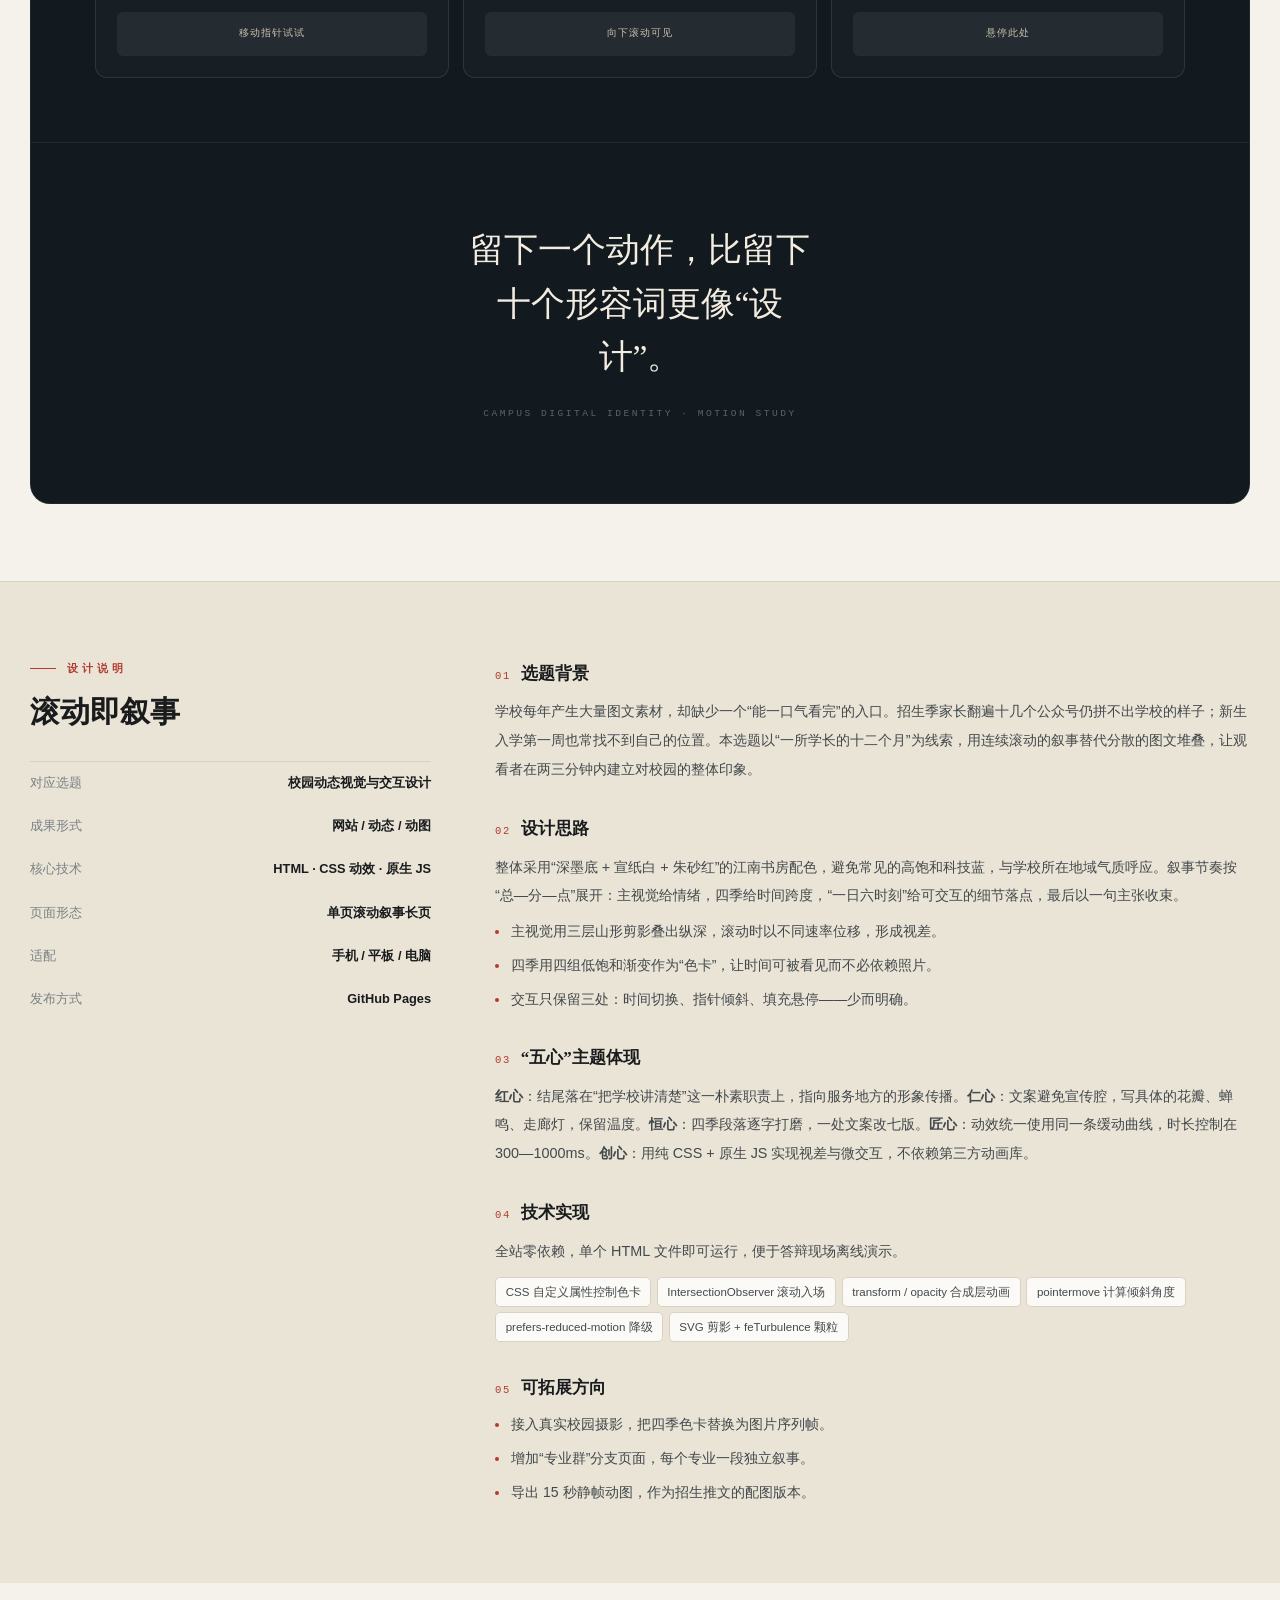
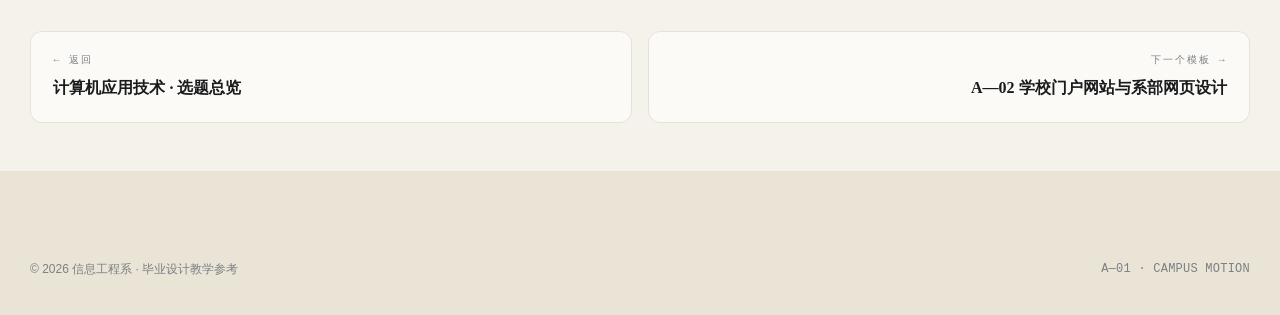
<file: app/t1.html>
<!DOCTYPE html>
<html lang="zh-CN" data-theme="light">
<head>
<meta charset="UTF-8">
<meta name="viewport" content="width=device-width,initial-scale=1,viewport-fit=cover">
<title>A—01 校园动态视觉与交互设计 · 数字形象模板库</title>
<meta name="description" content="计算机应用技术 A—01 模板：以滚动叙事与互动时间轴，把校园的四季、一日与专业群做成一条可感可玩的长页。">
<meta name="theme-color" content="#F5F2EB">
<link rel="icon" href="../favicon.svg" type="image/svg+xml">
<link rel="stylesheet" href="../assets/css/base.css">
<link rel="stylesheet" href="../assets/css/template.css">
<style>
/* ===== A—01 专属：动态视觉长页 ===== */
.d-ink{
  --dk:#121A1F; --dk2:#1A242A; --pa:#F3EDE1; --pa2:#C9C0AE;
  --rd:#C64B39; --jd:#5E8B78; --gd:#C0A06A;
  background:var(--dk);color:var(--pa);
  border-radius:var(--r-lg);overflow:hidden;position:relative;
  border:1px solid rgba(255,255,255,.06);
}
.d-ink *{box-sizing:border-box}

/* 主视觉 */
.a1-hero{position:relative;min-height:78vh;display:flex;align-items:flex-end;overflow:hidden;padding:clamp(2rem,6vw,4.5rem)}
.a1-hero__bg{position:absolute;inset:0;overflow:hidden}
.a1-hero__bg svg{position:absolute;bottom:-2%;left:-10%;width:120%;height:70%;opacity:.55}
.a1-hero__bg::after{
  content:"";position:absolute;inset:0;
  background:radial-gradient(ellipse at 70% 20%,rgba(198,75,57,.25),transparent 60%),
             linear-gradient(180deg,transparent 40%,var(--dk) 96%);
}
.a1-hero__grain{
  position:absolute;inset:0;opacity:.13;pointer-events:none;
  background-image:url("data:image/svg+xml,%3Csvg xmlns='http://www.w3.org/2000/svg' width='120' height='120'%3E%3Cfilter id='n'%3E%3CfeTurbulence type='fractalNoise' baseFrequency='.9' numOctaves='3'/%3E%3C/filter%3E%3Crect width='120' height='120' filter='url(%23n)' opacity='.5'/%3E%3C/svg%3E");
}
.a1-hero__in{position:relative;z-index:2;width:100%;display:flex;justify-content:space-between;align-items:flex-end;gap:2rem;flex-wrap:wrap}
.a1-kicker{
  font-family:var(--mono);font-size:.66rem;letter-spacing:.3em;color:var(--gd);
  display:flex;align-items:center;gap:.7rem;margin-bottom:1.2rem;
}
.a1-kicker::before{content:"";width:30px;height:1px;background:var(--gd)}
.a1-title{
  font-family:var(--serif);font-weight:600;font-size:clamp(2.4rem,7.2vw,4.6rem);
  line-height:1.12;letter-spacing:.02em;color:var(--pa);margin:0;
}
.a1-title em{font-style:normal;color:var(--rd)}
.a1-sub{margin-top:1.3rem;max-width:38ch;color:var(--pa2);font-size:.92rem;line-height:1.95}
.a1-hero__side{text-align:right;font-size:.7rem;letter-spacing:.16em;color:var(--pa2);line-height:2}
.a1-hero__side b{display:block;font-family:var(--serif);font-size:2.6rem;color:var(--rd);letter-spacing:0;line-height:1}
.a1-scroll{
  position:absolute;left:clamp(2rem,6vw,4.5rem);bottom:1.4rem;z-index:3;
  font-family:var(--mono);font-size:.58rem;letter-spacing:.28em;color:var(--pa2);
  display:flex;align-items:center;gap:.6rem;
}
.a1-scroll i{width:36px;height:1px;background:var(--rd);display:block;position:relative;overflow:hidden}
.a1-scroll i::after{content:"";position:absolute;inset:0;background:var(--pa);animation:sweep 2.6s var(--ease) infinite}
@keyframes sweep{0%{transform:translateX(-100%)}60%,100%{transform:translateX(100%)}}

/* 跑马灯 */
.a1-marquee{
  border-top:1px solid rgba(255,255,255,.09);border-bottom:1px solid rgba(255,255,255,.09);
  padding:1.1rem 0;overflow:hidden;white-space:nowrap;
}
.a1-marquee__track{display:inline-flex;gap:2.4rem;animation:march 28s linear infinite}
.a1-marquee span{
  font-family:var(--serif);font-size:clamp(1.1rem,2.4vw,1.6rem);color:rgba(243,237,225,.5);
  display:inline-flex;align-items:center;gap:2.4rem;
}
.a1-marquee span::after{content:"●";font-size:.4rem;color:var(--rd);opacity:.8}
@keyframes march{to{transform:translateX(-50%)}}

/* 四季 */
.a1-seasons{padding:clamp(2.5rem,6vw,4.5rem) clamp(1.4rem,5vw,4.5rem)}
.a1-sea{
  display:grid;grid-template-columns:auto 1fr 1.1fr;gap:clamp(1.2rem,3vw,2.6rem);
  align-items:center;padding:clamp(1.6rem,3vw,2.4rem) 0;
  border-bottom:1px solid rgba(255,255,255,.08);
}
.a1-sea:last-child{border-bottom:0}
.a1-sea__n{font-family:var(--serif);font-size:clamp(2.4rem,5vw,3.4rem);line-height:1;color:rgba(243,237,225,.18);font-weight:600}
.a1-sea__t h3{font-family:var(--serif);font-size:clamp(1.3rem,2.4vw,1.7rem);font-weight:600;margin-bottom:.5rem;letter-spacing:.04em}
.a1-sea__t p{font-size:.86rem;line-height:1.95;color:var(--pa2);max-width:34ch}
.a1-sea__v{
  height:clamp(120px,16vw,168px);border-radius:10px;position:relative;overflow:hidden;
  background:var(--s);border:1px solid rgba(255,255,255,.07);
}
.a1-sea__v::after{
  content:"";position:absolute;inset:0;
  background:repeating-linear-gradient(105deg,transparent 0 22px,rgba(255,255,255,.07) 22px 23px);
  transition:transform 1s var(--ease);
}
.a1-sea:hover .a1-sea__v::after{transform:translateX(23px)}
.a1-sea__v b{
  position:absolute;right:.9rem;bottom:.6rem;font-family:var(--mono);
  font-size:.6rem;letter-spacing:.16em;color:rgba(255,255,255,.72);
}

/* 一日互动 */
.a1-day{padding:clamp(2.5rem,6vw,4rem) clamp(1.4rem,5vw,4.5rem);background:var(--dk2);border-top:1px solid rgba(255,255,255,.07)}
.a1-day__hd{display:flex;justify-content:space-between;align-items:baseline;gap:1.5rem;flex-wrap:wrap;margin-bottom:2rem}
.a1-day__hd h3{font-family:var(--serif);font-size:clamp(1.3rem,2.4vw,1.7rem);letter-spacing:.04em}
.a1-day__hd p{font-size:.76rem;color:var(--pa2);letter-spacing:.1em}
.a1-day__grid{display:grid;grid-template-columns:auto 1fr;gap:clamp(1.5rem,4vw,3.4rem);align-items:center}
.a1-clock{position:relative;width:clamp(150px,20vw,200px);aspect-ratio:1;border-radius:50%;border:1px solid rgba(255,255,255,.13);display:grid;place-items:center;flex:none}
.a1-clock::before{content:"";position:absolute;inset:9%;border-radius:50%;border:1px dashed rgba(255,255,255,.1)}
.a1-clock__hand{
  position:absolute;left:50%;bottom:50%;width:1.5px;height:36%;background:var(--rd);
  transform-origin:50% 100%;transform:rotate(0deg);
  transition:transform 1s var(--ease);border-radius:2px;
}
.a1-clock__hand::after{content:"";position:absolute;left:50%;top:-3px;width:7px;height:7px;margin-left:-3.5px;border-radius:50%;background:var(--rd)}
.a1-clock__c{position:absolute;width:5px;height:5px;border-radius:50%;background:var(--pa)}
.a1-clock__lb{position:relative;z-index:2;text-align:center}
.a1-clock__lb b{display:block;font-family:var(--serif);font-size:1.5rem;line-height:1.1}
.a1-clock__lb span{font-family:var(--mono);font-size:.56rem;letter-spacing:.18em;color:var(--pa2)}
.a1-tabs{display:flex;flex-wrap:wrap;gap:.4rem;margin-bottom:1.3rem}
.a1-tab{
  font-family:var(--mono);font-size:.72rem;letter-spacing:.06em;padding:.42rem .8rem;border-radius:999px;
  border:1px solid rgba(255,255,255,.16);color:var(--pa2);transition:.35s var(--ease);
}
.a1-tab:hover{border-color:rgba(255,255,255,.4);color:var(--pa)}
.a1-tab.is-on{background:var(--rd);border-color:var(--rd);color:#fff}
.a1-panel h4{font-family:var(--serif);font-size:clamp(1.15rem,2vw,1.4rem);margin-bottom:.5rem;font-weight:600}
.a1-panel p{font-size:.88rem;line-height:2;color:var(--pa2);max-width:52ch;min-height:3.6em}
.a1-panel__tags{display:flex;gap:.35rem;margin-top:1rem;flex-wrap:wrap}
.a1-panel__tags span{font-size:.65rem;letter-spacing:.08em;padding:.2rem .55rem;border-radius:4px;background:rgba(255,255,255,.07);color:var(--pa2)}
.a1-fade{animation:fadeUp .55s var(--ease)}
@keyframes fadeUp{from{opacity:0;transform:translateY(9px)}to{opacity:1;transform:none}}

/* 微交互 */
.a1-micro{padding:clamp(2.5rem,6vw,4rem) clamp(1.4rem,5vw,4.5rem);border-top:1px solid rgba(255,255,255,.07)}
.a1-micro h3{font-family:var(--serif);font-size:clamp(1.3rem,2.4vw,1.7rem);margin-bottom:.5rem;letter-spacing:.04em}
.a1-micro>p{font-size:.84rem;color:var(--pa2);margin-bottom:2rem}
.a1-cards{display:grid;grid-template-columns:repeat(3,1fr);gap:.9rem}
.a1-card{
  border:1px solid rgba(255,255,255,.1);border-radius:12px;padding:1.3rem;
  background:rgba(255,255,255,.025);min-height:190px;display:flex;flex-direction:column;
  transition:transform .45s var(--ease),background .4s,border-color .4s;position:relative;overflow:hidden;
}
.a1-card:hover{background:rgba(255,255,255,.055);border-color:rgba(255,255,255,.22)}
.a1-card__k{font-family:var(--mono);font-size:.6rem;letter-spacing:.2em;color:var(--gd);margin-bottom:auto}
.a1-card h4{font-family:var(--serif);font-size:1.05rem;margin:.9rem 0 .4rem;font-weight:600}
.a1-card p{font-size:.76rem;line-height:1.85;color:var(--pa2)}
.a1-card__box{
  margin-top:1rem;height:44px;border-radius:6px;background:rgba(255,255,255,.06);
  display:grid;place-items:center;font-family:var(--mono);font-size:.62rem;letter-spacing:.1em;color:var(--pa2);
  position:relative;overflow:hidden;cursor:pointer;
}
.a1-card__box::after{
  content:"";position:absolute;inset:0;background:var(--rd);opacity:0;transform:scaleX(0);
  transform-origin:left;transition:transform .5s var(--ease),opacity .4s;
}
.a1-card__box:hover::after{transform:scaleX(1);opacity:.9}
.a1-card__box span{position:relative;z-index:2;transition:color .35s}
.a1-card__box:hover span{color:#fff}

/* 收尾 */
.a1-out{padding:clamp(3rem,7vw,5rem) clamp(1.4rem,5vw,4.5rem);text-align:center;border-top:1px solid rgba(255,255,255,.07);position:relative}
.a1-out p{font-family:var(--serif);font-size:clamp(1.3rem,3.2vw,2.1rem);line-height:1.6;color:var(--pa);max-width:22ch;margin-inline:auto}
.a1-out small{display:block;margin-top:1.4rem;font-family:var(--mono);font-size:.6rem;letter-spacing:.26em;color:rgba(243,237,225,.34)}

@media (max-width:820px){
  .a1-hero{min-height:64vh}
  .a1-hero__side{display:none}
  .a1-sea{grid-template-columns:auto 1fr;gap:1.2rem}
  .a1-sea__v{grid-column:1/-1;height:110px}
  .a1-day__grid{grid-template-columns:1fr}
  .a1-clock{margin-inline:auto}
  .a1-cards{grid-template-columns:1fr}
  .a1-panel p{min-height:0}
}
</style>
</head>
<body class="major-app">

<div class="progress" aria-hidden="true"></div>

<header class="nav">
  <div class="nav__in">
    <a class="brand" href="../index.html">
      <span class="seal">匠</span>
      <span class="brand__txt"><b>数字形象模板库</b><span>SUZHOU CRAFTSMANSHIP</span></span>
    </a>
    <nav class="nav__links" aria-label="主导航">
      <a href="../index.html#major-app">计算机应用</a>
      <a href="../index.html#major-net">计算机网络</a>
      <a href="../index.html#major-cloud">云计算</a>
      <a href="../index.html#topics">选题清单</a>
    </nav>
    <div class="nav__tools">
      <button class="icon-btn theme-btn" aria-label="切换深浅色">
        <svg class="sun" viewBox="0 0 24 24" fill="none" stroke="currentColor" stroke-width="1.6" stroke-linecap="round"><circle cx="12" cy="12" r="4.2"/><path d="M12 2.5v2.2M12 19.3v2.2M2.5 12h2.2M19.3 12h2.2M5.2 5.2l1.6 1.6M17.2 17.2l1.6 1.6M18.8 5.2l-1.6 1.6M6.8 17.2l-1.6 1.6"/></svg>
        <svg class="moon" viewBox="0 0 24 24" fill="none" stroke="currentColor" stroke-width="1.6" stroke-linecap="round"><path d="M20.5 14.6A8.6 8.6 0 1 1 9.4 3.5a6.9 6.9 0 0 0 11.1 11.1Z"/></svg>
      </button>
      <button class="icon-btn burger" aria-label="菜单" aria-expanded="false" aria-controls="drawer">
        <svg viewBox="0 0 24 24" fill="none" stroke="currentColor" stroke-width="1.7" stroke-linecap="round"><path d="M4 7h16M4 12h16M4 17h16"/></svg>
      </button>
    </div>
  </div>
</header>
<div class="drawer" id="drawer">
  <a href="../index.html">返回首页 <span>HOME</span></a>
  <a href="../index.html#major-app">计算机应用技术 <span>APP</span></a>
  <a href="../index.html#major-net">计算机网络技术 <span>NET</span></a>
  <a href="../index.html#major-cloud">云计算技术应用 <span>CLOUD</span></a>
  <a href="../index.html#topics">选题清单 <span>TOPIC</span></a>
  <div class="drawer__foot">A—01 · 校园动态视觉与交互设计</div>
</div>

<main>
<!-- 页头 -->
<section class="thead">
  <div class="wrap">
    <nav class="crumb"><a href="../index.html">首页</a><i>/</i><a href="../index.html#major-app">计算机应用技术</a><i>/</i><span>A—01</span></nav>
    <div class="thead__row">
      <div>
        <p class="thead__no"><i></i>A—01 · 动态 · 交互</p>
        <h1 class="h1">校园动态视觉与<br>交互设计</h1>
        <p class="lede thead__sub">把校园的四季、一日与专业群，做成一条会呼吸的长页。滚动即叙事，点击即有回应——用动效代替形容词，让“这所学校”被感受到。</p>
        <div class="thead__tags">
          <span class="tag tag--accent">滚动叙事</span>
          <span class="tag">CSS 动效</span>
          <span class="tag">交互组件</span>
          <span class="tag">响应式长页</span>
        </div>
      </div>
      <div class="thead__side">
        <span class="k">成果形式</span>
        <span class="v">网站 / 动态</span>
        <span class="k">建议工作量</span>
        <span class="v">6—8 周</span>
      </div>
    </div>
  </div>
</section>

<!-- 演示主体 -->
<article class="demo">
  <div class="wrap">
    <div class="demo__bar">
      <span class="lbl">DEMO · 作品主体</span>
      <span class="hint">以下即作品界面本身，可滚动、可点击 · 示例数据</span>
    </div>
  </div>

  <div class="wrap">
    <div class="d-ink">

      <!-- 主视觉 -->
      <section class="a1-hero">
        <div class="a1-hero__bg">
          <svg viewBox="0 0 1200 500" preserveAspectRatio="none" aria-hidden="true">
            <path d="M0 340 C 160 260, 260 300, 380 250 S 560 300, 680 240 S 860 300, 990 250 S 1130 280, 1200 250 L1200 500 L0 500Z" fill="#1F2C33"/>
            <path d="M0 400 C 180 340, 320 380, 460 330 S 640 380, 780 330 S 980 390, 1120 340 L1200 330 L1200 500 L0 500Z" fill="#26363E" opacity=".9"/>
            <path d="M0 455 C 220 410, 380 445, 540 405 S 760 450, 940 400 S 1100 430, 1200 410 L1200 500 L0 500Z" fill="#31454E" opacity=".85"/>
          </svg>
          <div class="a1-hero__grain"></div>
        </div>
        <div class="a1-hero__in">
          <div>
            <p class="a1-kicker">CAMPUS IN MOTION / 2026</p>
            <h2 class="a1-title">一所学校的<br><em>十二个月</em></h2>
            <p class="a1-sub">从早春的樱花道到深冬的自习灯火。<br>我们不用形容词，用节奏、光影与一次点击。</p>
          </div>
          <div class="a1-hero__side">
            <b>12</b>MONTHS<br>
            <b>06</b>MOMENTS A DAY<br>
            <b>∞</b>SCROLL
          </div>
        </div>
        <div class="a1-scroll"><i></i>SCROLL TO EXPLORE</div>
      </section>

      <!-- 跑马灯 -->
      <div class="a1-marquee" aria-hidden="true">
        <div class="a1-marquee__track" id="mq">
          <span>计算机应用技术</span><span>计算机网络技术</span><span>云计算技术应用</span><span>数字媒体</span><span>物联网应用</span><span>电子商务</span>
          <span>计算机应用技术</span><span>计算机网络技术</span><span>云计算技术应用</span><span>数字媒体</span><span>物联网应用</span><span>电子商务</span>
        </div>
      </div>

      <!-- 四季 -->
      <section class="a1-seasons" id="seasons">
        <div class="a1-sea reveal">
          <div class="a1-sea__n">01</div>
          <div class="a1-sea__t">
            <h3>春 · 樱花道</h3>
            <p>三月，进校门直走两百步。花瓣落在实训楼的台阶上，也落在同学扛着的设备箱上。</p>
          </div>
          <div class="a1-sea__v" style="--s:linear-gradient(135deg,#E8B4BC,#C97B8C 55%,#7E4B5B)">
            <b>SPRING / 03—05</b>
          </div>
        </div>

        <div class="a1-sea reveal">
          <div class="a1-sea__n">02</div>
          <div class="a1-sea__t">
            <h3>夏 · 机房与蝉</h3>
            <p>空调外机在窗外嗡嗡地响。屏幕里的进度条走到 100%，窗外那只蝉也叫到了最高音。</p>
          </div>
          <div class="a1-sea__v" style="--s:linear-gradient(135deg,#9FC6C0,#4E8A80 55%,#22453F)">
            <b>SUMMER / 06—08</b>
          </div>
        </div>

        <div class="a1-sea reveal">
          <div class="a1-sea__n">03</div>
          <div class="a1-sea__t">
            <h3>秋 · 迎新与招新</h3>
            <p>九月的横幅换了新的一批。展台前挤着刚来的学弟学妹，问得最多的是“这个我能学会吗”。</p>
          </div>
          <div class="a1-sea__v" style="--s:linear-gradient(135deg,#D8B47C,#B0733F 55%,#6B3F22)">
            <b>AUTUMN / 09—11</b>
          </div>
        </div>

        <div class="a1-sea reveal">
          <div class="a1-sea__n">04</div>
          <div class="a1-sea__t">
            <h3>冬 · 自习的灯</h3>
            <p>十二月，走廊尽头的教室还亮着。有人在改毕业设计，有人在等最后一个渲染完成。</p>
          </div>
          <div class="a1-sea__v" style="--s:linear-gradient(135deg,#8FA3B8,#4A5F78 55%,#232F3D)">
            <b>WINTER / 12—02</b>
          </div>
        </div>
      </section>

      <!-- 一日互动 -->
      <section class="a1-day">
        <div class="a1-day__hd">
          <h3>一日 · 六个时刻</h3>
          <p>点击时间点切换 ↴</p>
        </div>
        <div class="a1-day__grid">
          <div class="a1-clock" aria-hidden="true">
            <div class="a1-clock__hand" id="hand"></div>
            <div class="a1-clock__lb"><b id="clockTime">07:40</b><span>CAMPUS TIME</span></div>
          </div>
          <div>
            <div class="a1-tabs" role="tablist" id="tabs">
              <button class="a1-tab is-on" data-i="0" role="tab">06:40</button>
              <button class="a1-tab" data-i="1" role="tab">08:00</button>
              <button class="a1-tab" data-i="2" role="tab">12:10</button>
              <button class="a1-tab" data-i="3" role="tab">15:30</button>
              <button class="a1-tab" data-i="4" role="tab">18:20</button>
              <button class="a1-tab" data-i="5" role="tab">21:00</button>
            </div>
            <div class="a1-panel" id="panel"></div>
          </div>
        </div>
      </section>

      <!-- 微交互 -->
      <section class="a1-micro">
        <h3>三处微交互</h3>
        <p>毕业设计不需要处处炫技，但要有三处“经得起放大看”的细节。</p>
        <div class="a1-cards">
          <article class="a1-card" data-tilt>
            <span class="a1-card__k">01 / TILT</span>
            <h4>指针倾斜卡片</h4>
            <p>鼠标移动时按指针位置轻微倾斜，离开后带阻尼回正。</p>
            <div class="a1-card__box"><span>移动指针试试</span></div>
          </article>
          <article class="a1-card">
            <span class="a1-card__k">02 / REVEAL</span>
            <h4>滚动入场</h4>
            <p>元素进入视口 8% 时上浮淡入，同组之间有 80ms 递延。</p>
            <div class="a1-card__box"><span>向下滚动可见</span></div>
          </article>
          <article class="a1-card">
            <span class="a1-card__k">03 / SWEEP</span>
            <h4>填充式悬停</h4>
            <p>色块从左向右铺满，文字反白，300ms 内完成。</p>
            <div class="a1-card__box"><span>悬停此处</span></div>
          </article>
        </div>
      </section>

      <section class="a1-out">
        <p>留下一个动作，比留下十个形容词更像“设计”。</p>
        <small>CAMPUS DIGITAL IDENTITY · MOTION STUDY</small>
      </section>
    </div>
  </div>
</article>

<!-- 设计说明 -->
<section class="spec">
  <div class="wrap spec__grid">
    <aside class="spec__aside">
      <p class="eyebrow">设计说明</p>
      <h2 class="h2" style="margin-top:.9rem">滚动即叙事</h2>
      <ul class="spec__facts">
        <li><span>对应选题</span><b>校园动态视觉与交互设计</b></li>
        <li><span>成果形式</span><b>网站 / 动态 / 动图</b></li>
        <li><span>核心技术</span><b>HTML · CSS 动效 · 原生 JS</b></li>
        <li><span>页面形态</span><b>单页滚动叙事长页</b></li>
        <li><span>适配</span><b>手机 / 平板 / 电脑</b></li>
        <li><span>发布方式</span><b>GitHub Pages</b></li>
      </ul>
    </aside>
    <div class="spec__body">
      <div class="spec__item reveal">
        <h3><em>01</em>选题背景</h3>
        <p>学校每年产生大量图文素材，却缺少一个“能一口气看完”的入口。招生季家长翻遍十几个公众号仍拼不出学校的样子；新生入学第一周也常找不到自己的位置。本选题以“一所学长的十二个月”为线索，用连续滚动的叙事替代分散的图文堆叠，让观看者在两三分钟内建立对校园的整体印象。</p>
      </div>
      <div class="spec__item reveal">
        <h3><em>02</em>设计思路</h3>
        <p>整体采用“深墨底 + 宣纸白 + 朱砂红”的江南书房配色，避免常见的高饱和科技蓝，与学校所在地域气质呼应。叙事节奏按“总—分—点”展开：主视觉给情绪，四季给时间跨度，“一日六时刻”给可交互的细节落点，最后以一句主张收束。</p>
        <ul>
          <li>主视觉用三层山形剪影叠出纵深，滚动时以不同速率位移，形成视差。</li>
          <li>四季用四组低饱和渐变作为“色卡”，让时间可被看见而不必依赖照片。</li>
          <li>交互只保留三处：时间切换、指针倾斜、填充悬停——少而明确。</li>
        </ul>
      </div>
      <div class="spec__item reveal">
        <h3><em>03</em>“五心”主题体现</h3>
        <p><b>红心</b>：结尾落在“把学校讲清楚”这一朴素职责上，指向服务地方的形象传播。<b>仁心</b>：文案避免宣传腔，写具体的花瓣、蝉鸣、走廊灯，保留温度。<b>恒心</b>：四季段落逐字打磨，一处文案改七版。<b>匠心</b>：动效统一使用同一条缓动曲线，时长控制在 300—1000ms。<b>创心</b>：用纯 CSS + 原生 JS 实现视差与微交互，不依赖第三方动画库。</p>
      </div>
      <div class="spec__item reveal">
        <h3><em>04</em>技术实现</h3>
        <p>全站零依赖，单个 HTML 文件即可运行，便于答辩现场离线演示。</p>
        <div class="chips">
          <span>CSS 自定义属性控制色卡</span>
          <span>IntersectionObserver 滚动入场</span>
          <span>transform / opacity 合成层动画</span>
          <span>pointermove 计算倾斜角度</span>
          <span>prefers-reduced-motion 降级</span>
          <span>SVG 剪影 + feTurbulence 颗粒</span>
        </div>
      </div>
      <div class="spec__item reveal">
        <h3><em>05</em>可拓展方向</h3>
        <ul>
          <li>接入真实校园摄影，把四季色卡替换为图片序列帧。</li>
          <li>增加“专业群”分支页面，每个专业一段独立叙事。</li>
          <li>导出 15 秒静帧动图，作为招生推文的配图版本。</li>
        </ul>
      </div>
    </div>
  </div>
</section>

<nav class="pager">
  <div class="wrap pager__in">
    <a href="../index.html#major-app" class="prev">
      <span class="k">← 返回</span>
      <span class="t">计算机应用技术 · 选题总览</span>
    </a>
    <a href="t2.html" class="next">
      <span class="k">下一个模板 →</span>
      <span class="t">A—02 学校门户网站与系部网页设计</span>
    </a>
  </div>
</nav>
</main>

<footer class="foot">
  <div class="wrap">
    <div class="foot__bar">
      <span>© <span data-year>2026</span> 信息工程系 · 毕业设计教学参考</span>
      <span class="mono">A—01 · CAMPUS MOTION</span>
    </div>
  </div>
</footer>

<script src="../assets/js/base.js"></script>
<script>
/* 一日六时刻 */
(function(){
  var data = [
    { t:'06:40', h:'清晨 · 宿舍到教学楼', d:'路灯还没灭，食堂的蒸汽先起来了。第一批到教室的人，把窗帘拉开，光斜着落在键盘上。', tags:['晨读','通勤','自然光'] , deg: 200},
    { t:'08:00', h:'上午 · 专业课', d:'投影亮起，讲台上的示范操作一步一停。有人记笔记，有人已经在自己电脑上跟着敲。', tags:['课堂','示范','跟练'], deg: 240 },
    { t:'12:10', h:'中午 · 食堂与走廊', d:'排队的人从窗口拐到楼梯口。走廊展板上，上周的学生作品还没换下来。', tags:['食堂','展板','人流'], deg: 365 },
    { t:'15:30', h:'下午 · 实训室', d:'机房的机器一起转起来，风扇声盖过人声。老师在一排排工位之间走动。', tags:['实训','设备','答疑'], deg: 465 },
    { t:'18:20', h:'傍晚 · 球场与跑道', d:'天色从蓝转橘，球场灯一盏盏亮。有人跑步，有人坐在看台上改方案。', tags:['运动','夕阳','社团'], deg: 550 },
    { t:'21:00', h:'夜里 · 自习与机房', d:'教学楼只剩几间亮着。屏幕的冷光映在脸上，进度条终于走完。', tags:['自习','灯光','收尾'], deg: 630 }
  ];
  var panel = document.getElementById('panel');
  var hand = document.getElementById('hand');
  var clock = document.getElementById('clockTime');
  var tabs = document.getElementById('tabs');

  function render(i){
    var o = data[i];
    panel.innerHTML = '<h4>'+o.h+'</h4><p>'+o.d+'</p><div class="a1-panel__tags">'+
      o.tags.map(function(t){return '<span>'+t+'</span>';}).join('')+'</div>';
    panel.classList.remove('a1-fade');
    void panel.offsetWidth;
    panel.classList.add('a1-fade');
    hand.style.transform = 'rotate('+o.deg+'deg)';
    clock.textContent = o.t;
  }
  tabs.addEventListener('click', function(e){
    var b = e.target.closest('.a1-tab');
    if(!b) return;
    tabs.querySelectorAll('.a1-tab').forEach(function(x){x.classList.remove('is-on');});
    b.classList.add('is-on');
    render(+b.dataset.i);
  });
  render(0);

  /* 指针倾斜 */
  document.querySelectorAll('[data-tilt]').forEach(function(card){
    card.addEventListener('pointermove', function(e){
      var r = card.getBoundingClientRect();
      var x = (e.clientX - r.left) / r.width - .5;
      var y = (e.clientY - r.top) / r.height - .5;
      card.style.transform = 'perspective(700px) rotateY('+(x*7)+'deg) rotateX('+(-y*7)+'deg) translateY(-4px)';
    });
    card.addEventListener('pointerleave', function(){
      card.style.transform = '';
    });
  });
})();
</script>
</body>
</html>
</file>
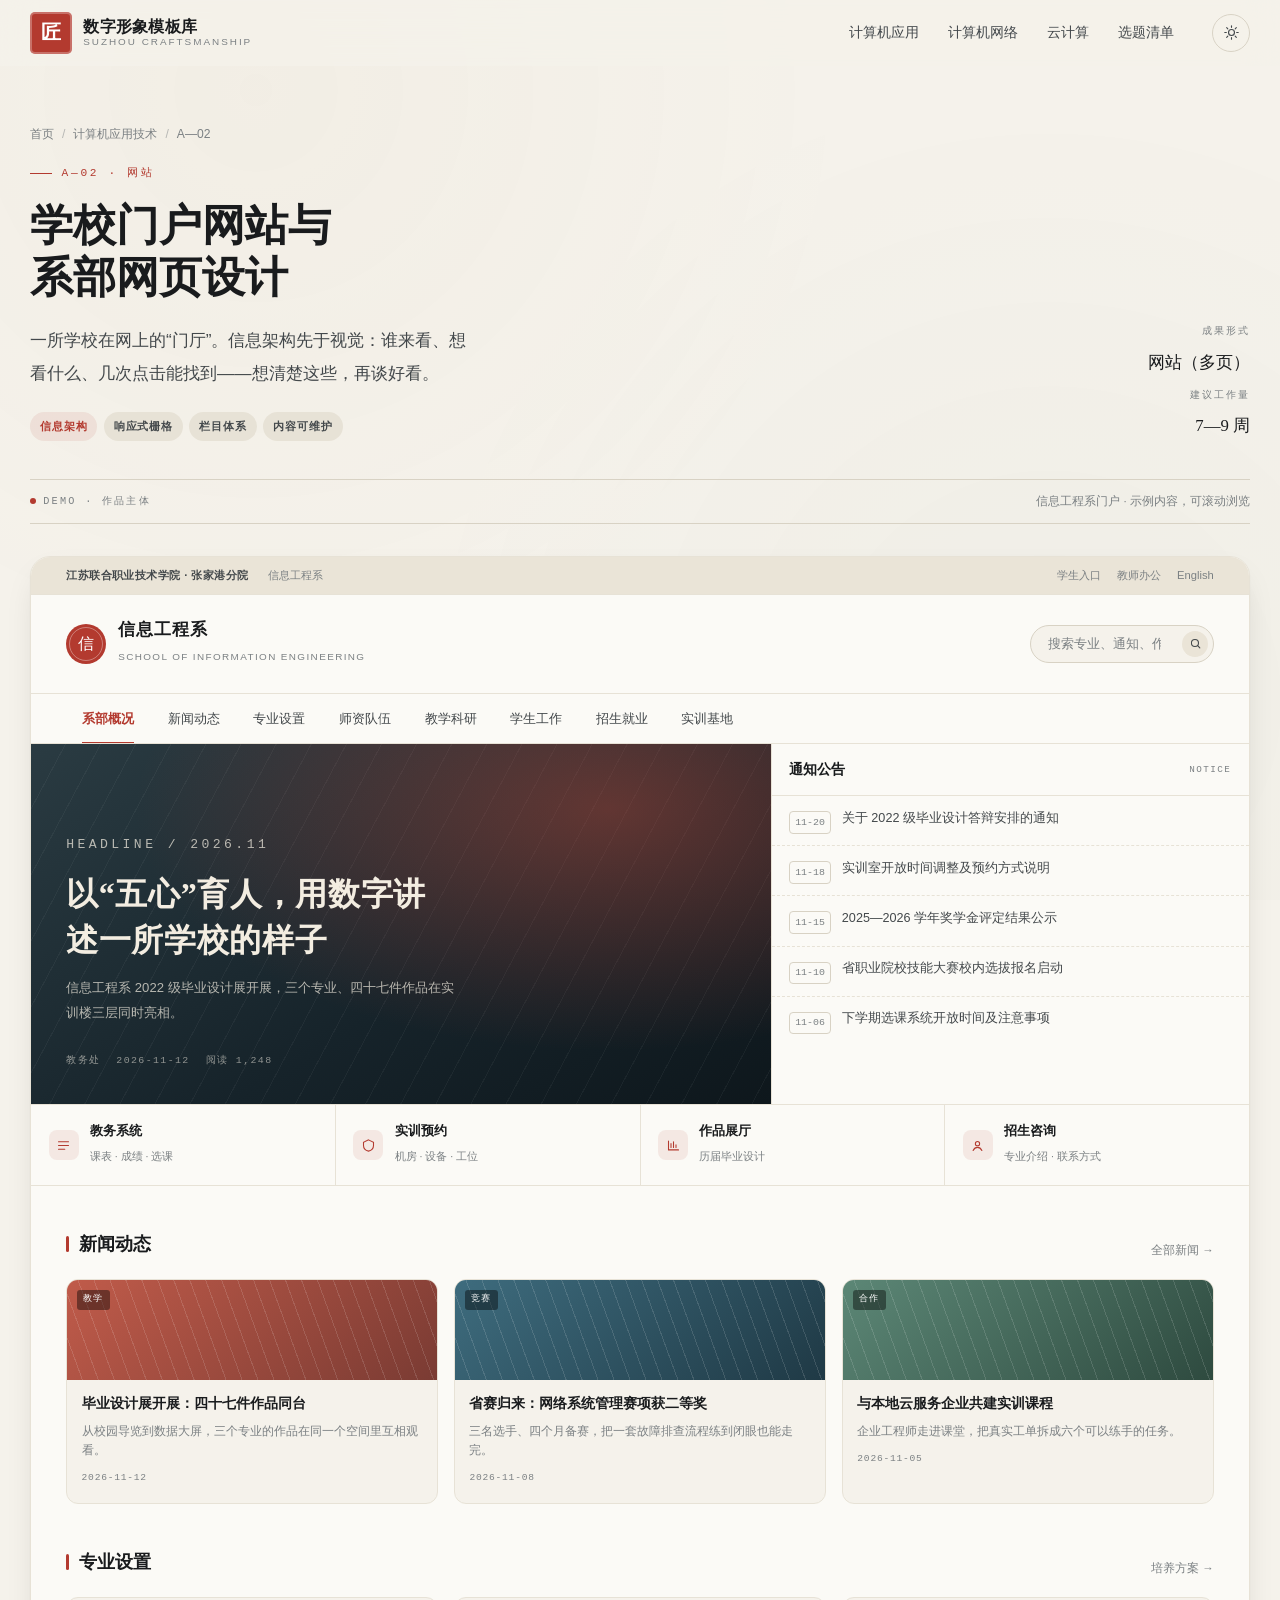
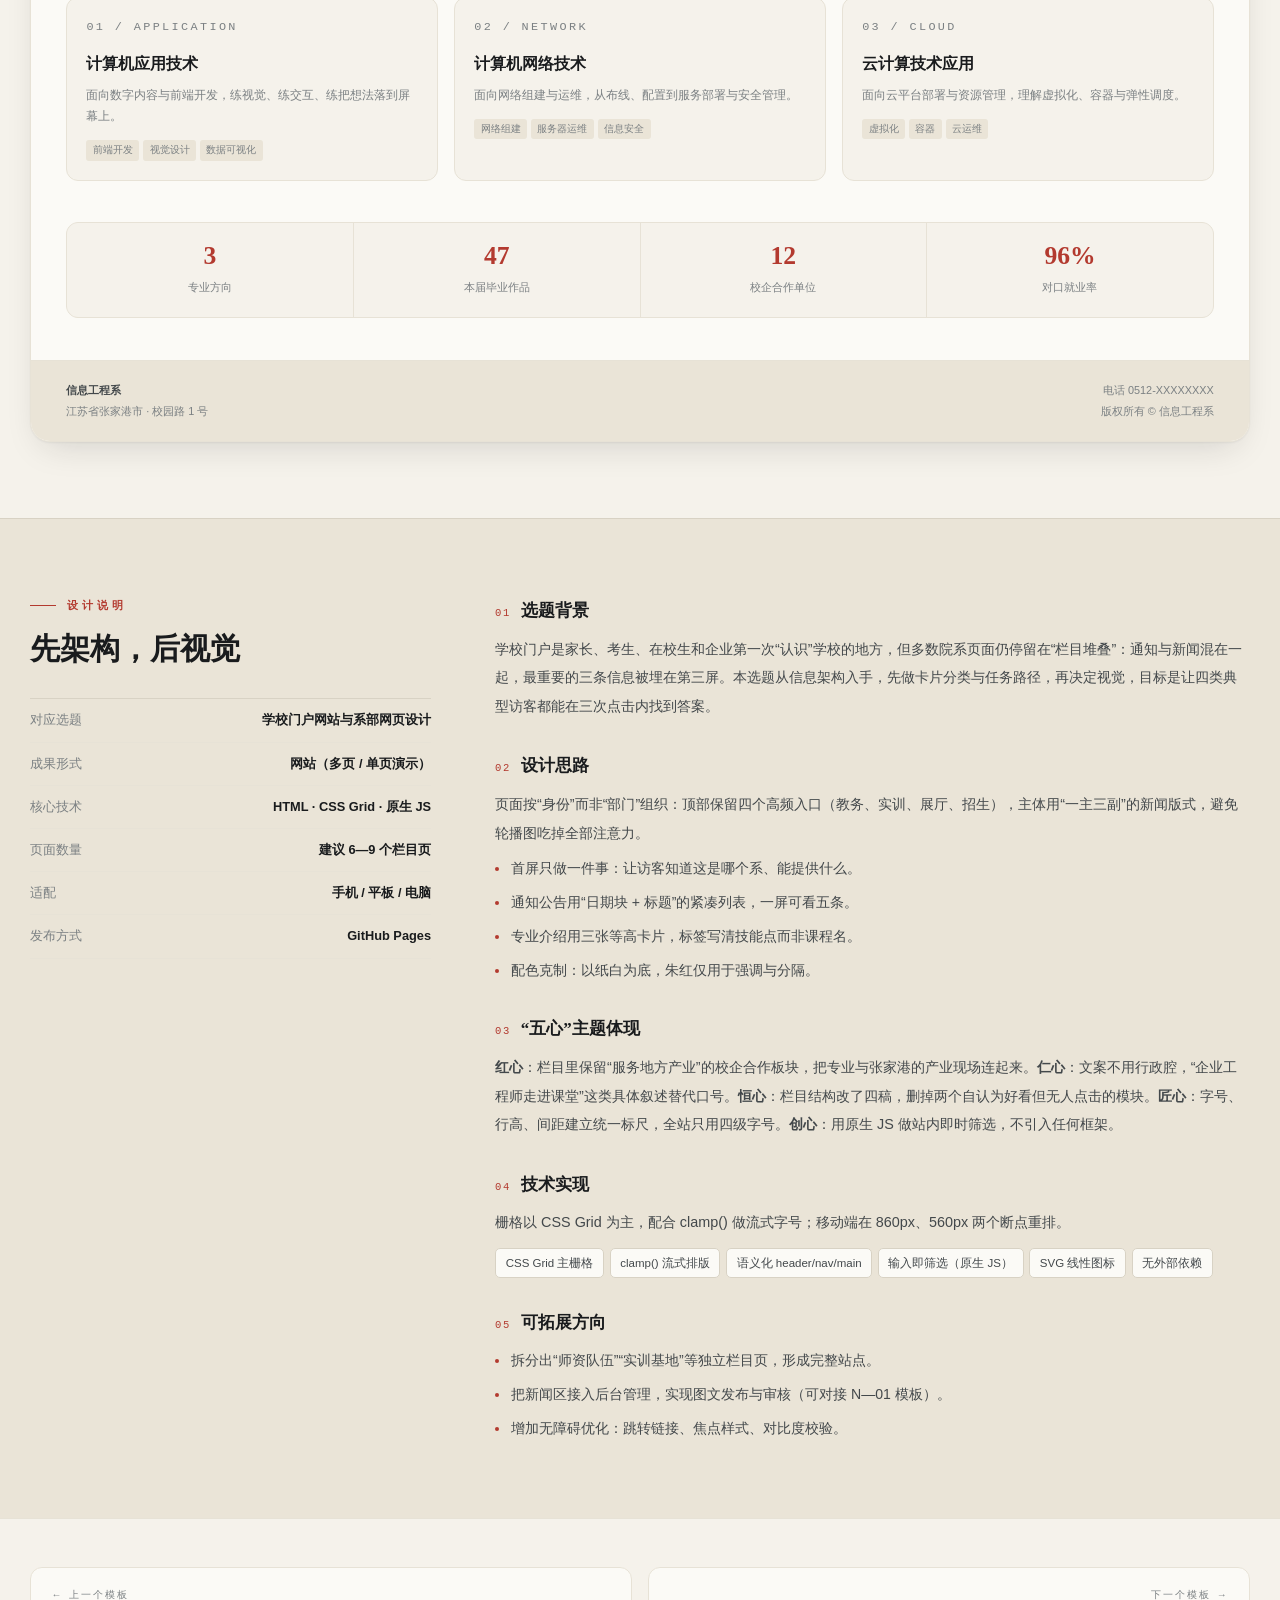
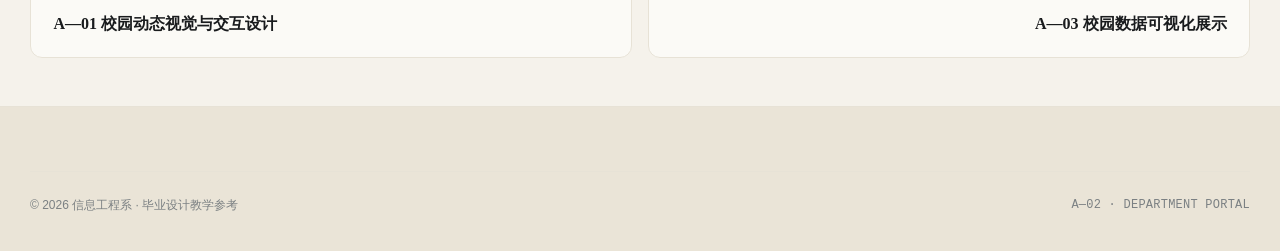
<file: app/t2.html>
<!DOCTYPE html>
<html lang="zh-CN" data-theme="light">
<head>
<meta charset="UTF-8">
<meta name="viewport" content="width=device-width,initial-scale=1,viewport-fit=cover">
<title>A—02 学校门户网站与系部网页设计 · 数字形象模板库</title>
<meta name="description" content="计算机应用技术 A—02 模板：信息工程系门户网站，含栏目体系、通知公告、专业介绍、师资成果与完整信息架构。">
<meta name="theme-color" content="#F5F2EB">
<link rel="icon" href="../favicon.svg" type="image/svg+xml">
<link rel="stylesheet" href="../assets/css/base.css">
<link rel="stylesheet" href="../assets/css/template.css">
<style>
/* ===== A—02 专属：系部门户 ===== */
.d-portal{
  background:var(--bg-elev);border:1px solid var(--line-soft);border-radius:var(--r-lg);
  overflow:hidden;box-shadow:var(--shadow);
}
.p-top{
  display:flex;justify-content:space-between;align-items:center;gap:1rem;
  padding:.55rem clamp(1rem,3vw,2.2rem);background:var(--bg-deep);
  font-size:.7rem;color:var(--fg-3);border-bottom:1px solid var(--line-soft);flex-wrap:wrap;
}
.p-top__l{display:flex;gap:1.2rem;align-items:center}
.p-top__l b{color:var(--fg-2);font-weight:600;letter-spacing:.04em}
.p-top__r{display:flex;gap:1rem}
.p-top__r a:hover{color:var(--accent)}
.p-hd{
  display:flex;align-items:center;gap:1.4rem;padding:clamp(1rem,2.6vw,1.5rem) clamp(1rem,3vw,2.2rem);
  border-bottom:1px solid var(--line-soft);flex-wrap:wrap;
}
.p-logo{display:flex;align-items:center;gap:.75rem}
.p-logo__mark{
  width:40px;height:40px;border-radius:50%;background:var(--brand);color:#fff;display:grid;place-items:center;
  font-family:var(--serif);font-size:1rem;flex:none;position:relative;
}
.p-logo__mark::after{content:"";position:absolute;inset:3px;border-radius:50%;border:1px solid rgba(255,255,255,.35)}
.p-logo__t b{display:block;font-family:var(--serif);font-size:1.05rem;letter-spacing:.06em;line-height:1.3}
.p-logo__t span{font-size:.62rem;letter-spacing:.14em;color:var(--fg-3)}
.p-search{margin-left:auto;display:flex;align-items:center;gap:.4rem;border:1px solid var(--line);border-radius:999px;padding:.3rem .3rem .3rem .9rem;background:var(--bg)}
.p-search input{border:0;background:none;outline:none;font:inherit;font-size:.8rem;width:130px;color:var(--fg)}
.p-search input::placeholder{color:var(--fg-3)}
.p-search button{width:26px;height:26px;border-radius:50%;background:var(--bg-deep);display:grid;place-items:center;color:var(--fg-2)}
.p-search button svg{width:13px;height:13px}
.p-nav{display:flex;gap:.1rem;padding:0 clamp(1rem,3vw,2.2rem);border-bottom:1px solid var(--line-soft);overflow-x:auto;scrollbar-width:none}
.p-nav::-webkit-scrollbar{display:none}
.p-nav a{
  padding:.82rem 1rem;font-size:.84rem;color:var(--fg-2);white-space:nowrap;position:relative;
  transition:color .25s;
}
.p-nav a:hover{color:var(--accent)}
.p-nav a.is-on{color:var(--accent);font-weight:600}
.p-nav a.is-on::after{content:"";position:absolute;left:1rem;right:1rem;bottom:-1px;height:2px;background:var(--accent)}

/* 主视觉 */
.p-hero{display:grid;grid-template-columns:1.55fr 1fr;gap:1px;background:var(--line-soft);border-bottom:1px solid var(--line-soft)}
.p-lead{
  position:relative;min-height:clamp(260px,32vw,360px);display:flex;flex-direction:column;justify-content:flex-end;
  padding:clamp(1.3rem,3vw,2.2rem);overflow:hidden;
  background:linear-gradient(150deg,#2A3B42,#16232A 60%,#0E171C);color:#F3EDE1;
}
.p-lead::before{
  content:"";position:absolute;inset:0;
  background:radial-gradient(ellipse at 78% 18%,rgba(198,75,57,.42),transparent 58%),
             repeating-linear-gradient(118deg,transparent 0 30px,rgba(255,255,255,.045) 30px 31px);
}
.p-lead__in{position:relative;z-index:2;max-width:44ch}
.p-lead__k{font-family:var(--mono);font-size:.6rem;letter-spacing:.26em;color:rgba(243,237,225,.6);margin-bottom:.8rem}
.p-lead h2{font-family:var(--serif);font-size:clamp(1.35rem,2.8vw,2rem);line-height:1.45;font-weight:600;letter-spacing:.02em}
.p-lead p{font-size:.82rem;line-height:1.9;color:rgba(243,237,225,.72);margin-top:.8rem}
.p-lead__foot{display:flex;gap:1rem;margin-top:1.6rem;font-family:var(--mono);font-size:.62rem;letter-spacing:.14em;color:rgba(243,237,225,.55)}
.p-side{background:var(--bg-elev);display:flex;flex-direction:column}
.p-side__hd{
  display:flex;justify-content:space-between;align-items:center;padding:.8rem 1.1rem;
  border-bottom:1px solid var(--line-soft);
}
.p-side__hd b{font-family:var(--serif);font-size:.9rem}
.p-side__hd span{font-family:var(--mono);font-size:.58rem;letter-spacing:.16em;color:var(--fg-3)}
.p-side ul{flex:1;display:flex;flex-direction:column}
.p-side li{border-bottom:1px dashed var(--line-soft)}
.p-side li:last-child{border:0}
.p-side li a{
  display:flex;gap:.7rem;align-items:flex-start;padding:.72rem 1.1rem;
  transition:background .25s;
}
.p-side li a:hover{background:var(--accent-soft)}
.p-side .dt{
  font-family:var(--mono);font-size:.62rem;color:var(--fg-3);border:1px solid var(--line);
  border-radius:4px;padding:.1rem .3rem;flex:none;margin-top:.22rem;
}
.p-side .tt{font-size:.79rem;line-height:1.6;color:var(--fg-2)}
.p-side li a:hover .tt{color:var(--accent)}

/* 快捷条 */
.p-quick{display:grid;grid-template-columns:repeat(4,1fr);gap:1px;background:var(--line-soft);border-bottom:1px solid var(--line-soft)}
.p-quick a{
  background:var(--bg-elev);padding:1rem 1.1rem;display:flex;align-items:center;gap:.7rem;
  transition:background .3s;
}
.p-quick a:hover{background:var(--accent-soft)}
.p-quick i{
  width:30px;height:30px;border-radius:8px;background:var(--accent-soft);color:var(--accent);
  display:grid;place-items:center;flex:none;
}
.p-quick i svg{width:15px;height:15px}
.p-quick b{font-size:.82rem;font-weight:600;display:block;line-height:1.5}
.p-quick span{font-size:.66rem;color:var(--fg-3)}

/* 内容区 */
.p-body{padding:clamp(1.5rem,3.5vw,2.6rem) clamp(1rem,3vw,2.2rem)}
.p-sec{margin-bottom:clamp(1.8rem,3.5vw,2.6rem)}
.p-sec__hd{display:flex;justify-content:space-between;align-items:flex-end;gap:1rem;margin-bottom:1.2rem;flex-wrap:wrap}
.p-sec__hd h3{font-family:var(--serif);font-size:1.15rem;font-weight:600;display:flex;align-items:center;gap:.6rem}
.p-sec__hd h3::before{content:"";width:3px;height:16px;background:var(--accent);border-radius:2px}
.p-sec__hd .more{font-size:.72rem;color:var(--fg-3);display:inline-flex;gap:.3rem;align-items:center}
.p-sec__hd .more:hover{color:var(--accent)}

/* 新闻卡 */
.p-news{display:grid;grid-template-columns:repeat(3,1fr);gap:1rem}
.p-nc{border:1px solid var(--line-soft);border-radius:var(--r);overflow:hidden;background:var(--bg);transition:transform .4s var(--ease),box-shadow .4s}
.p-nc:hover{transform:translateY(-4px);box-shadow:var(--shadow)}
.p-nc__img{height:100px;position:relative;overflow:hidden;background:var(--c)}
.p-nc__img::after{content:"";position:absolute;inset:0;background:repeating-linear-gradient(70deg,transparent 0 14px,rgba(255,255,255,.13) 14px 15px)}
.p-nc__img span{
  position:absolute;left:.6rem;top:.6rem;font-family:var(--mono);font-size:.56rem;letter-spacing:.14em;
  background:rgba(0,0,0,.42);color:#fff;padding:.14rem .4rem;border-radius:3px;z-index:2;
}
.p-nc__b{padding:.8rem .9rem 1rem}
.p-nc__b h4{font-size:.85rem;line-height:1.65;font-weight:600;margin-bottom:.4rem}
.p-nc__b p{font-size:.72rem;color:var(--fg-3);line-height:1.7}
.p-nc__b time{display:block;font-family:var(--mono);font-size:.6rem;color:var(--fg-3);margin-top:.6rem;letter-spacing:.08em}

/* 专业卡 */
.p-majors{display:grid;grid-template-columns:repeat(3,1fr);gap:1rem}
.p-mj{border:1px solid var(--line-soft);border-radius:var(--r);padding:1.2rem;background:var(--bg);position:relative;overflow:hidden;transition:border-color .35s,background .35s}
.p-mj:hover{border-color:var(--accent);background:var(--accent-soft)}
.p-mj__n{font-family:var(--mono);font-size:.6rem;letter-spacing:.2em;color:var(--accent);margin-bottom:.7rem}
.p-mj h4{font-family:var(--serif);font-size:.98rem;font-weight:600;margin-bottom:.45rem}
.p-mj p{font-size:.74rem;color:var(--fg-3);line-height:1.8}
.p-mj__tags{display:flex;gap:.25rem;flex-wrap:wrap;margin-top:.8rem}
.p-mj__tags span{font-size:.6rem;padding:.12rem .4rem;border-radius:3px;background:var(--bg-deep);color:var(--fg-3)}

/* 数据条 */
.p-stats{display:grid;grid-template-columns:repeat(4,1fr);gap:1px;background:var(--line-soft);border:1px solid var(--line-soft);border-radius:var(--r);overflow:hidden}
.p-stats div{background:var(--bg);padding:1.1rem;text-align:center}
.p-stats b{display:block;font-family:var(--serif);font-size:1.6rem;line-height:1.2;color:var(--accent)}
.p-stats span{font-size:.68rem;color:var(--fg-3)}

/* 页脚 */
.p-ft{
  display:flex;justify-content:space-between;gap:1rem;flex-wrap:wrap;
  padding:1.2rem clamp(1rem,3vw,2.2rem);background:var(--bg-deep);border-top:1px solid var(--line-soft);
  font-size:.68rem;color:var(--fg-3);line-height:1.9;
}
.p-ft b{color:var(--fg-2);font-weight:600}

@media (max-width:860px){
  .p-hero{grid-template-columns:1fr}
  .p-news,.p-majors{grid-template-columns:1fr 1fr}
  .p-quick{grid-template-columns:1fr 1fr}
  .p-stats{grid-template-columns:1fr 1fr}
  .p-search{margin-left:0;order:9;width:100%}
  .p-search input{flex:1;width:auto}
}
@media (max-width:560px){
  .p-news,.p-majors{grid-template-columns:1fr}
  .p-top__r{display:none}
  .p-logo__t b{font-size:.95rem}
}
</style>
</head>
<body class="major-app">

<div class="progress" aria-hidden="true"></div>

<header class="nav">
  <div class="nav__in">
    <a class="brand" href="../index.html">
      <span class="seal">匠</span>
      <span class="brand__txt"><b>数字形象模板库</b><span>SUZHOU CRAFTSMANSHIP</span></span>
    </a>
    <nav class="nav__links" aria-label="主导航">
      <a href="../index.html#major-app">计算机应用</a>
      <a href="../index.html#major-net">计算机网络</a>
      <a href="../index.html#major-cloud">云计算</a>
      <a href="../index.html#topics">选题清单</a>
    </nav>
    <div class="nav__tools">
      <button class="icon-btn theme-btn" aria-label="切换深浅色">
        <svg class="sun" viewBox="0 0 24 24" fill="none" stroke="currentColor" stroke-width="1.6" stroke-linecap="round"><circle cx="12" cy="12" r="4.2"/><path d="M12 2.5v2.2M12 19.3v2.2M2.5 12h2.2M19.3 12h2.2M5.2 5.2l1.6 1.6M17.2 17.2l1.6 1.6M18.8 5.2l-1.6 1.6M6.8 17.2l-1.6 1.6"/></svg>
        <svg class="moon" viewBox="0 0 24 24" fill="none" stroke="currentColor" stroke-width="1.6" stroke-linecap="round"><path d="M20.5 14.6A8.6 8.6 0 1 1 9.4 3.5a6.9 6.9 0 0 0 11.1 11.1Z"/></svg>
      </button>
      <button class="icon-btn burger" aria-label="菜单" aria-expanded="false" aria-controls="drawer">
        <svg viewBox="0 0 24 24" fill="none" stroke="currentColor" stroke-width="1.7" stroke-linecap="round"><path d="M4 7h16M4 12h16M4 17h16"/></svg>
      </button>
    </div>
  </div>
</header>
<div class="drawer" id="drawer">
  <a href="../index.html">返回首页 <span>HOME</span></a>
  <a href="../index.html#major-app">计算机应用技术 <span>APP</span></a>
  <a href="../index.html#major-net">计算机网络技术 <span>NET</span></a>
  <a href="../index.html#major-cloud">云计算技术应用 <span>CLOUD</span></a>
  <a href="../index.html#topics">选题清单 <span>TOPIC</span></a>
  <div class="drawer__foot">A—02 · 学校门户网站与系部网页设计</div>
</div>

<main>
<section class="thead">
  <div class="wrap">
    <nav class="crumb"><a href="../index.html">首页</a><i>/</i><a href="../index.html#major-app">计算机应用技术</a><i>/</i><span>A—02</span></nav>
    <div class="thead__row">
      <div>
        <p class="thead__no"><i></i>A—02 · 网站</p>
        <h1 class="h1">学校门户网站与<br>系部网页设计</h1>
        <p class="lede thead__sub">一所学校在网上的“门厅”。信息架构先于视觉：谁来看、想看什么、几次点击能找到——想清楚这些，再谈好看。</p>
        <div class="thead__tags">
          <span class="tag tag--accent">信息架构</span>
          <span class="tag">响应式栅格</span>
          <span class="tag">栏目体系</span>
          <span class="tag">内容可维护</span>
        </div>
      </div>
      <div class="thead__side">
        <span class="k">成果形式</span>
        <span class="v">网站（多页）</span>
        <span class="k">建议工作量</span>
        <span class="v">7—9 周</span>
      </div>
    </div>
  </div>
</section>

<article class="demo">
  <div class="wrap">
    <div class="demo__bar">
      <span class="lbl">DEMO · 作品主体</span>
      <span class="hint">信息工程系门户 · 示例内容，可滚动浏览</span>
    </div>
    <div class="d-portal">

      <div class="p-top">
        <div class="p-top__l"><b>江苏联合职业技术学院 · 张家港分院</b><span>信息工程系</span></div>
        <div class="p-top__r"><a href="#">学生入口</a><a href="#">教师办公</a><a href="#">English</a></div>
      </div>

      <div class="p-hd">
        <div class="p-logo">
          <div class="p-logo__mark">信</div>
          <div class="p-logo__t"><b>信息工程系</b><span>SCHOOL OF INFORMATION ENGINEERING</span></div>
        </div>
        <form class="p-search" onsubmit="return false">
          <input type="search" placeholder="搜索专业、通知、作品…" aria-label="站内搜索" id="q">
          <button type="submit" aria-label="搜索">
            <svg viewBox="0 0 24 24" fill="none" stroke="currentColor" stroke-width="2" stroke-linecap="round"><circle cx="11" cy="11" r="6.5"/><path d="M16 16l4 4"/></svg>
          </button>
        </form>
      </div>

      <nav class="p-nav">
        <a href="#" class="is-on">系部概况</a>
        <a href="#news">新闻动态</a>
        <a href="#majors">专业设置</a>
        <a href="#">师资队伍</a>
        <a href="#">教学科研</a>
        <a href="#">学生工作</a>
        <a href="#">招生就业</a>
        <a href="#">实训基地</a>
      </nav>

      <div class="p-hero">
        <div class="p-lead">
          <div class="p-lead__in">
            <p class="p-lead__k">HEADLINE / 2026.11</p>
            <h2>以“五心”育人，用数字讲述一所学校的样子</h2>
            <p>信息工程系 2022 级毕业设计展开展，三个专业、四十七件作品在实训楼三层同时亮相。</p>
            <div class="p-lead__foot"><span>教务处</span><span>2026-11-12</span><span>阅读 1,248</span></div>
          </div>
        </div>
        <div class="p-side">
          <div class="p-side__hd"><b>通知公告</b><span>NOTICE</span></div>
          <ul id="notices">
            <li><a href="#" data-k="毕业设计 答辩 安排"><span class="dt">11-20</span><span class="tt">关于 2022 级毕业设计答辩安排的通知</span></a></li>
            <li><a href="#" data-k="实训室 开放 时间"><span class="dt">11-18</span><span class="tt">实训室开放时间调整及预约方式说明</span></a></li>
            <li><a href="#" data-k="奖学金 评定 公示"><span class="dt">11-15</span><span class="tt">2025—2026 学年奖学金评定结果公示</span></a></li>
            <li><a href="#" data-k="技能大赛 报名 选拔"><span class="dt">11-10</span><span class="tt">省职业院校技能大赛校内选拔报名启动</span></a></li>
            <li><a href="#" data-k="选课 教务 系统"><span class="dt">11-06</span><span class="tt">下学期选课系统开放时间及注意事项</span></a></li>
          </ul>
        </div>
      </div>

      <div class="p-quick">
        <a href="#">
          <i><svg viewBox="0 0 24 24" fill="none" stroke="currentColor" stroke-width="1.7" stroke-linecap="round"><path d="M4 6h16M4 12h16M4 18h10"/></svg></i>
          <div><b>教务系统</b><span>课表 · 成绩 · 选课</span></div>
        </a>
        <a href="#">
          <i><svg viewBox="0 0 24 24" fill="none" stroke="currentColor" stroke-width="1.7" stroke-linecap="round"><path d="M12 3l8 4v5c0 4.4-3.4 8-8 9-4.6-1-8-4.6-8-9V7l8-4z"/></svg></i>
          <div><b>实训预约</b><span>机房 · 设备 · 工位</span></div>
        </a>
        <a href="#">
          <i><svg viewBox="0 0 24 24" fill="none" stroke="currentColor" stroke-width="1.7" stroke-linecap="round"><path d="M4 19V5m0 14h16M8 15V9m4 6V6m4 9v-4"/></svg></i>
          <div><b>作品展厅</b><span>历届毕业设计</span></div>
        </a>
        <a href="#">
          <i><svg viewBox="0 0 24 24" fill="none" stroke="currentColor" stroke-width="1.7" stroke-linecap="round"><circle cx="12" cy="9" r="3.4"/><path d="M5 20c1.6-3.4 4-5 7-5s5.4 1.6 7 5"/></svg></i>
          <div><b>招生咨询</b><span>专业介绍 · 联系方式</span></div>
        </a>
      </div>

      <div class="p-body">
        <section class="p-sec" id="news">
          <div class="p-sec__hd">
            <h3>新闻动态</h3>
            <a class="more" href="#">全部新闻 →</a>
          </div>
          <div class="p-news" id="newsList">
            <article class="p-nc" data-k="毕业设计 展览 作品">
              <div class="p-nc__img" style="--c:linear-gradient(135deg,#C05B4A,#7A3B33)"><span>教学</span></div>
              <div class="p-nc__b">
                <h4>毕业设计展开展：四十七件作品同台</h4>
                <p>从校园导览到数据大屏，三个专业的作品在同一个空间里互相观看。</p>
                <time>2026-11-12</time>
              </div>
            </article>
            <article class="p-nc" data-k="技能大赛 获奖 网络 系统">
              <div class="p-nc__img" style="--c:linear-gradient(135deg,#3E6C7E,#1F3945)"><span>竞赛</span></div>
              <div class="p-nc__b">
                <h4>省赛归来：网络系统管理赛项获二等奖</h4>
                <p>三名选手、四个月备赛，把一套故障排查流程练到闭眼也能走完。</p>
                <time>2026-11-08</time>
              </div>
            </article>
            <article class="p-nc" data-k="校企合作 实习 云计算">
              <div class="p-nc__img" style="--c:linear-gradient(135deg,#5C8776,#2E4A3F)"><span>合作</span></div>
              <div class="p-nc__b">
                <h4>与本地云服务企业共建实训课程</h4>
                <p>企业工程师走进课堂，把真实工单拆成六个可以练手的任务。</p>
                <time>2026-11-05</time>
              </div>
            </article>
          </div>
        </section>

        <section class="p-sec" id="majors">
          <div class="p-sec__hd">
            <h3>专业设置</h3>
            <a class="more" href="#">培养方案 →</a>
          </div>
          <div class="p-majors">
            <article class="p-mj">
              <p class="p-mj__n">01 / APPLICATION</p>
              <h4>计算机应用技术</h4>
              <p>面向数字内容与前端开发，练视觉、练交互、练把想法落到屏幕上。</p>
              <div class="p-mj__tags"><span>前端开发</span><span>视觉设计</span><span>数据可视化</span></div>
            </article>
            <article class="p-mj">
              <p class="p-mj__n">02 / NETWORK</p>
              <h4>计算机网络技术</h4>
              <p>面向网络组建与运维，从布线、配置到服务部署与安全管理。</p>
              <div class="p-mj__tags"><span>网络组建</span><span>服务器运维</span><span>信息安全</span></div>
            </article>
            <article class="p-mj">
              <p class="p-mj__n">03 / CLOUD</p>
              <h4>云计算技术应用</h4>
              <p>面向云平台部署与资源管理，理解虚拟化、容器与弹性调度。</p>
              <div class="p-mj__tags"><span>虚拟化</span><span>容器</span><span>云运维</span></div>
            </article>
          </div>
        </section>

        <div class="p-stats">
          <div><b>3</b><span>专业方向</span></div>
          <div><b>47</b><span>本届毕业作品</span></div>
          <div><b>12</b><span>校企合作单位</span></div>
          <div><b>96%</b><span>对口就业率</span></div>
        </div>
      </div>

      <div class="p-ft">
        <div><b>信息工程系</b><br>江苏省张家港市 · 校园路 1 号</div>
        <div style="text-align:right">电话 0512-XXXXXXXX<br>版权所有 © 信息工程系</div>
      </div>
    </div>
  </div>
</article>

<section class="spec">
  <div class="wrap spec__grid">
    <aside class="spec__aside">
      <p class="eyebrow">设计说明</p>
      <h2 class="h2" style="margin-top:.9rem">先架构，后视觉</h2>
      <ul class="spec__facts">
        <li><span>对应选题</span><b>学校门户网站与系部网页设计</b></li>
        <li><span>成果形式</span><b>网站（多页 / 单页演示）</b></li>
        <li><span>核心技术</span><b>HTML · CSS Grid · 原生 JS</b></li>
        <li><span>页面数量</span><b>建议 6—9 个栏目页</b></li>
        <li><span>适配</span><b>手机 / 平板 / 电脑</b></li>
        <li><span>发布方式</span><b>GitHub Pages</b></li>
      </ul>
    </aside>
    <div class="spec__body">
      <div class="spec__item reveal">
        <h3><em>01</em>选题背景</h3>
        <p>学校门户是家长、考生、在校生和企业第一次“认识”学校的地方，但多数院系页面仍停留在“栏目堆叠”：通知与新闻混在一起，最重要的三条信息被埋在第三屏。本选题从信息架构入手，先做卡片分类与任务路径，再决定视觉，目标是让四类典型访客都能在三次点击内找到答案。</p>
      </div>
      <div class="spec__item reveal">
        <h3><em>02</em>设计思路</h3>
        <p>页面按“身份”而非“部门”组织：顶部保留四个高频入口（教务、实训、展厅、招生），主体用“一主三副”的新闻版式，避免轮播图吃掉全部注意力。</p>
        <ul>
          <li>首屏只做一件事：让访客知道这是哪个系、能提供什么。</li>
          <li>通知公告用“日期块 + 标题”的紧凑列表，一屏可看五条。</li>
          <li>专业介绍用三张等高卡片，标签写清技能点而非课程名。</li>
          <li>配色克制：以纸白为底，朱红仅用于强调与分隔。</li>
        </ul>
      </div>
      <div class="spec__item reveal">
        <h3><em>03</em>“五心”主题体现</h3>
        <p><b>红心</b>：栏目里保留“服务地方产业”的校企合作板块，把专业与张家港的产业现场连起来。<b>仁心</b>：文案不用行政腔，“企业工程师走进课堂”这类具体叙述替代口号。<b>恒心</b>：栏目结构改了四稿，删掉两个自认为好看但无人点击的模块。<b>匠心</b>：字号、行高、间距建立统一标尺，全站只用四级字号。<b>创心</b>：用原生 JS 做站内即时筛选，不引入任何框架。</p>
      </div>
      <div class="spec__item reveal">
        <h3><em>04</em>技术实现</h3>
        <p>栅格以 CSS Grid 为主，配合 clamp() 做流式字号；移动端在 860px、560px 两个断点重排。</p>
        <div class="chips">
          <span>CSS Grid 主栅格</span>
          <span>clamp() 流式排版</span>
          <span>语义化 header/nav/main</span>
          <span>输入即筛选（原生 JS）</span>
          <span>SVG 线性图标</span>
          <span>无外部依赖</span>
        </div>
      </div>
      <div class="spec__item reveal">
        <h3><em>05</em>可拓展方向</h3>
        <ul>
          <li>拆分出“师资队伍”“实训基地”等独立栏目页，形成完整站点。</li>
          <li>把新闻区接入后台管理，实现图文发布与审核（可对接 N—01 模板）。</li>
          <li>增加无障碍优化：跳转链接、焦点样式、对比度校验。</li>
        </ul>
      </div>
    </div>
  </div>
</section>

<nav class="pager">
  <div class="wrap pager__in">
    <a href="t1.html" class="prev">
      <span class="k">← 上一个模板</span>
      <span class="t">A—01 校园动态视觉与交互设计</span>
    </a>
    <a href="t3.html" class="next">
      <span class="k">下一个模板 →</span>
      <span class="t">A—03 校园数据可视化展示</span>
    </a>
  </div>
</nav>
</main>

<footer class="foot">
  <div class="wrap">
    <div class="foot__bar">
      <span>© <span data-year>2026</span> 信息工程系 · 毕业设计教学参考</span>
      <span class="mono">A—02 · DEPARTMENT PORTAL</span>
    </div>
  </div>
</footer>

<script src="../assets/js/base.js"></script>
<script>
(function(){
  var q = document.getElementById('q');
  if(!q) return;
  var items = [].slice.call(document.querySelectorAll('#newsList .p-nc, #notices li'));
  q.addEventListener('input', function(){
    var v = q.value.trim();
    items.forEach(function(el){
      var k = (el.dataset.k || '') + el.textContent;
      el.style.display = (!v || k.indexOf(v) > -1) ? '' : 'none';
    });
  });
})();
</script>
</body>
</html>
</file>
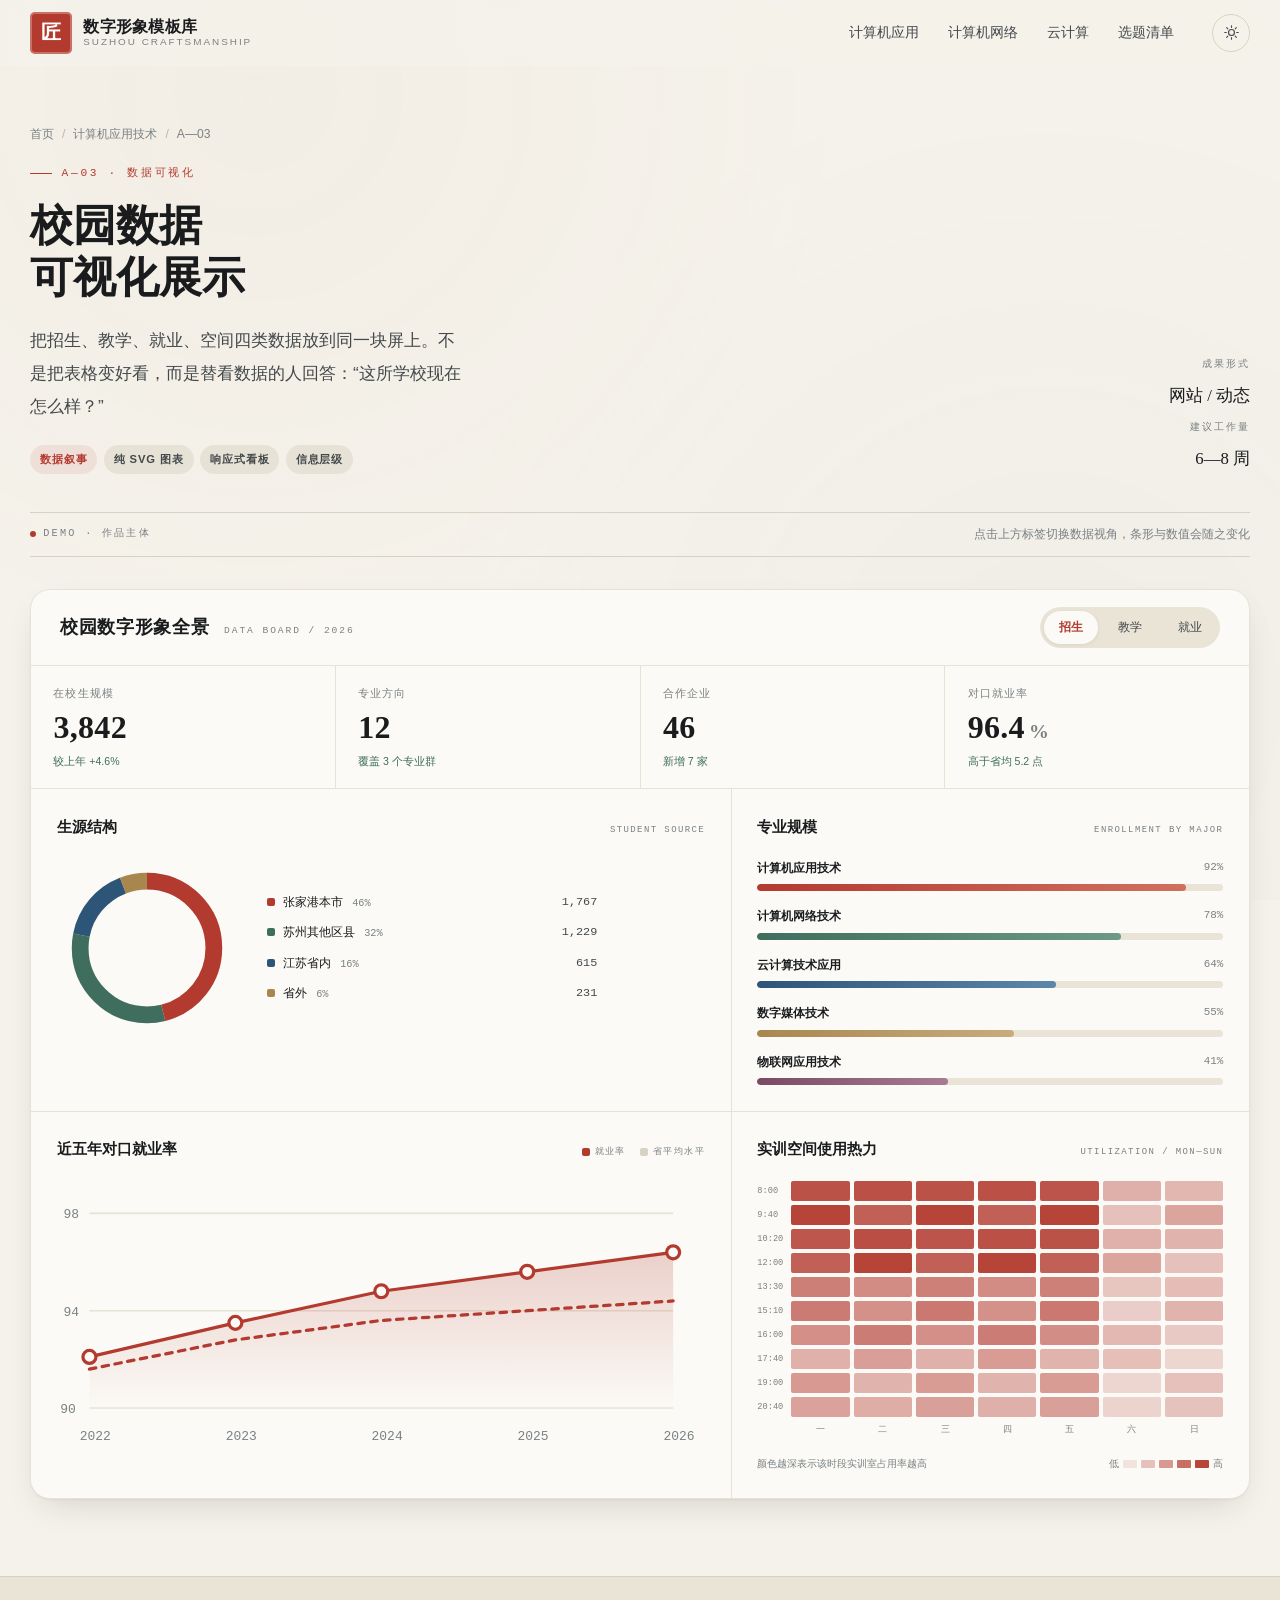
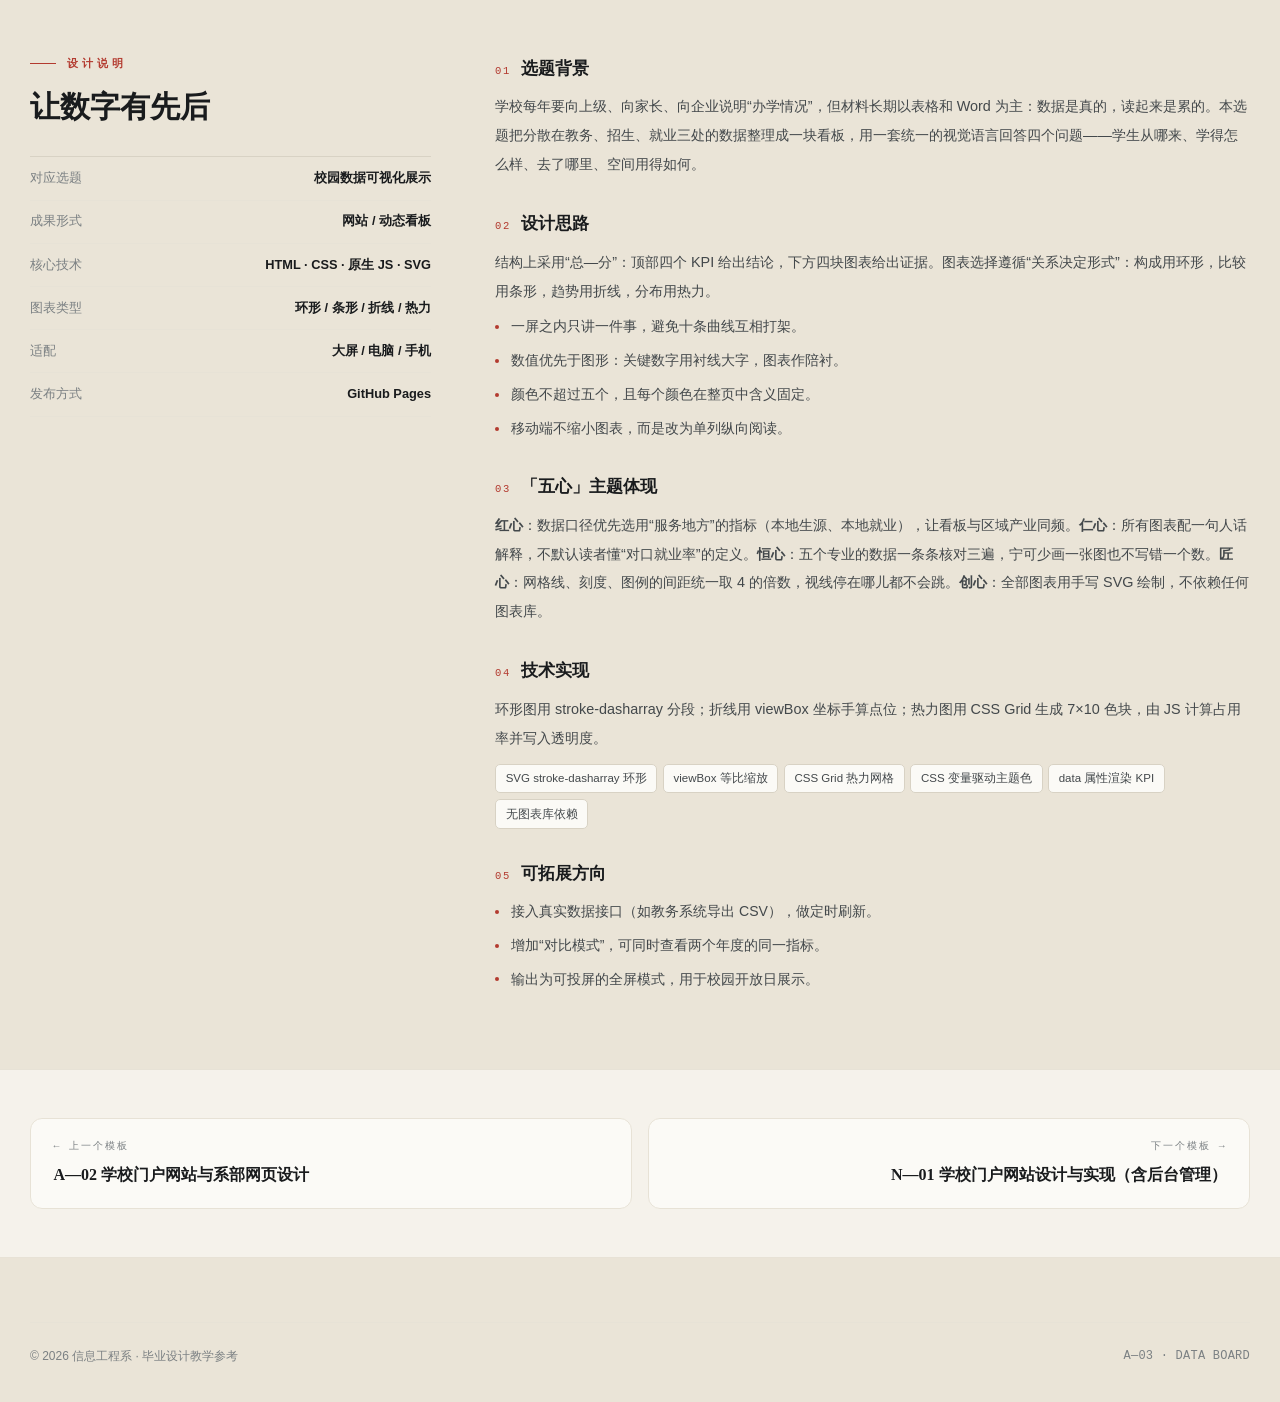
<file: app/t3.html>
<!DOCTYPE html>
<html lang="zh-CN" data-theme="light">
<head>
<meta charset="UTF-8">
<meta name="viewport" content="width=device-width,initial-scale=1,viewport-fit=cover">
<title>A—03 校园数据可视化展示 · 数字形象模板库</title>
<meta name="description" content="计算机应用技术 A—03 模板：校园数据可视化看板，含招生、教学、就业、空间四类数据与纯 SVG 图表实现。">
<meta name="theme-color" content="#F5F2EB">
<link rel="icon" href="../favicon.svg" type="image/svg+xml">
<link rel="stylesheet" href="../assets/css/base.css">
<link rel="stylesheet" href="../assets/css/template.css">
<style>
/* ===== A—03 专属：数据看板 ===== */
.d-viz{
  background:var(--bg-elev);border:1px solid var(--line-soft);border-radius:var(--r-lg);
  overflow:hidden;box-shadow:var(--shadow);
}
.v-top{
  display:flex;justify-content:space-between;align-items:center;gap:1rem;flex-wrap:wrap;
  padding:1.1rem clamp(1rem,3vw,1.8rem);border-bottom:1px solid var(--line-soft);
}
.v-top__l{display:flex;align-items:baseline;gap:.9rem;flex-wrap:wrap}
.v-top__l h2{font-family:var(--serif);font-size:1.15rem;font-weight:600;letter-spacing:.04em}
.v-top__l span{font-family:var(--mono);font-size:.6rem;letter-spacing:.2em;color:var(--fg-3)}
.v-tabs{display:flex;gap:.3rem;background:var(--bg-deep);padding:.22rem;border-radius:999px}
.v-tabs button{
  font:inherit;font-size:.74rem;padding:.4rem .95rem;border-radius:999px;color:var(--fg-2);
  transition:background .3s,color .3s;
}
.v-tabs button.is-on{background:var(--bg-elev);color:var(--accent);font-weight:600;box-shadow:0 1px 4px rgba(0,0,0,.07)}

/* KPI */
.v-kpis{display:grid;grid-template-columns:repeat(4,1fr);gap:1px;background:var(--line-soft);border-bottom:1px solid var(--line-soft)}
.v-kpi{background:var(--bg-elev);padding:1.1rem clamp(.8rem,2vw,1.4rem)}
.v-kpi em{display:block;font-style:normal;font-size:.66rem;letter-spacing:.1em;color:var(--fg-3);margin-bottom:.5rem}
.v-kpi b{display:block;font-family:var(--serif);font-size:clamp(1.5rem,2.6vw,2rem);line-height:1.1;letter-spacing:.01em}
.v-kpi b i{font-style:normal;font-size:.62em;color:var(--fg-3);margin-left:.2em}
.v-kpi u{display:block;text-decoration:none;font-size:.66rem;color:var(--jade);margin-top:.4rem}

/* 网格 */
.v-grid{
  display:grid;grid-template-columns:1.15fr .85fr;gap:1px;background:var(--line-soft);
}
.v-cell{background:var(--bg-elev);padding:clamp(1.1rem,2.4vw,1.6rem)}
.v-cell--wide{grid-column:1/-1}
.v-ct{display:flex;justify-content:space-between;align-items:baseline;gap:1rem;margin-bottom:1.1rem;flex-wrap:wrap}
.v-ct h3{font-family:var(--serif);font-size:.92rem;font-weight:600}
.v-ct span{font-family:var(--mono);font-size:.56rem;letter-spacing:.16em;color:var(--fg-3)}
.v-legend{display:flex;gap:.9rem;flex-wrap:wrap;font-size:.64rem;color:var(--fg-3)}
.v-legend i{display:inline-block;width:8px;height:8px;border-radius:2px;margin-right:.3rem;vertical-align:middle}

/* 环形 */
.v-donut{display:flex;align-items:center;gap:clamp(1rem,2.4vw,2rem);flex-wrap:wrap}
.v-donut svg{width:clamp(140px,18vw,180px);height:auto;flex:none;overflow:visible}
.v-donut circle{fill:none;stroke-width:13;transition:stroke-dasharray .9s var(--ease),stroke-width .3s}
.v-donut g:hover circle{stroke-width:17}
.v-donut__mid{text-align:center}
.v-donut__list{flex:1;min-width:150px;max-width:330px;display:flex;flex-direction:column;gap:.6rem}
.v-donut__list div{display:flex;justify-content:space-between;align-items:center;font-size:.74rem;gap:.6rem}
.v-donut__list b{font-family:var(--mono);font-weight:500;color:var(--fg-2)}
.v-donut__list .n{color:var(--fg-3);font-size:.64rem;margin-left:.4rem}
.v-donut__list i{width:8px;height:8px;border-radius:2px;display:inline-block;margin-right:.45rem}

/* 横向条 */
.v-bars{display:flex;flex-direction:column;gap:.95rem}
.v-bar__t{display:flex;justify-content:space-between;font-size:.74rem;margin-bottom:.35rem}
.v-bar__t span{color:var(--fg-3);font-family:var(--mono);font-size:.68rem}
.v-bar__track{height:7px;background:var(--bg-deep);border-radius:999px;overflow:hidden}
.v-bar__fill{display:block;height:100%;border-radius:999px;background:linear-gradient(90deg,var(--accent),#D0705F);width:0;transition:width 1.1s var(--ease)}
.v-bar:nth-child(2) .v-bar__fill{background:linear-gradient(90deg,#3F6E5E,#6C9A86)}
.v-bar:nth-child(3) .v-bar__fill{background:linear-gradient(90deg,#2C5578,#5D87A8)}
.v-bar:nth-child(4) .v-bar__fill{background:linear-gradient(90deg,#A8874F,#C8AC7C)}
.v-bar:nth-child(5) .v-bar__fill{background:linear-gradient(90deg,#7A4A63,#A87A93)}

/* 折线 */
.v-line{position:relative}
.v-line svg{width:100%;height:auto;overflow:visible}
.v-line .grid-l{stroke:var(--line-soft);stroke-width:1}
.v-line .axis-t{font-family:var(--mono);font-size:8px;fill:var(--fg-3)}
.v-line .area{fill:url(#vArea)}
.v-line .stroke{fill:none;stroke:var(--accent);stroke-width:2;stroke-linecap:round;stroke-linejoin:round}
.v-line .pt{fill:var(--bg-elev);stroke:var(--accent);stroke-width:2;cursor:pointer;transition:r .25s}
.v-line .pt:hover{r:6}
.v-tip{
  position:absolute;pointer-events:none;background:var(--fg);color:var(--bg);
  font-size:.66rem;padding:.25rem .5rem;border-radius:5px;transform:translate(-50%,-160%);
  opacity:0;transition:opacity .2s;white-space:nowrap;z-index:5;
}

/* 热力 */
.v-heat{display:flex;gap:.5rem;align-items:flex-start;overflow-x:auto;padding-bottom:.3rem}
.v-heat__y{display:flex;flex-direction:column;gap:4px;flex:none;padding-top:0}
.v-heat__y span{height:20px;line-height:20px;font-family:var(--mono);font-size:.54rem;color:var(--fg-3)}
.v-heat__main{flex:1;min-width:0}
.v-heat__grid{display:flex;flex-direction:column;gap:4px}
.v-heat__row{display:grid;grid-template-columns:repeat(7,1fr);gap:4px}
.v-heat__row i{
  width:auto;height:20px;border-radius:2px;display:block;cursor:pointer;
  transition:transform .2s,outline-color .2s;outline:1px solid transparent;
}
.v-heat__row i:hover{transform:scale(1.3);outline-color:var(--fg)}
.v-heat__x{display:grid;grid-template-columns:repeat(7,1fr);gap:4px;margin-top:6px}
.v-heat__x span{text-align:center;font-family:var(--mono);font-size:.54rem;color:var(--fg-3)}
.v-heat__foot{display:flex;justify-content:space-between;align-items:center;margin-top:.8rem;font-size:.62rem;color:var(--fg-3);flex-wrap:wrap;gap:.6rem}
.v-scale{display:flex;align-items:center;gap:.25rem}
.v-scale i{width:14px;height:8px;border-radius:1px;display:block}

@media (max-width:900px){
  .v-grid{grid-template-columns:1fr}
  .v-kpis{grid-template-columns:1fr 1fr}
}
@media (max-width:560px){
  .v-donut{flex-direction:column;align-items:flex-start}
  .v-tabs button{padding:.35rem .7rem;font-size:.7rem}
}
</style>
</head>
<body class="major-app">

<div class="progress" aria-hidden="true"></div>

<header class="nav">
  <div class="nav__in">
    <a class="brand" href="../index.html">
      <span class="seal">匠</span>
      <span class="brand__txt"><b>数字形象模板库</b><span>SUZHOU CRAFTSMANSHIP</span></span>
    </a>
    <nav class="nav__links" aria-label="主导航">
      <a href="../index.html#major-app">计算机应用</a>
      <a href="../index.html#major-net">计算机网络</a>
      <a href="../index.html#major-cloud">云计算</a>
      <a href="../index.html#topics">选题清单</a>
    </nav>
    <div class="nav__tools">
      <button class="icon-btn theme-btn" aria-label="切换深浅色">
        <svg class="sun" viewBox="0 0 24 24" fill="none" stroke="currentColor" stroke-width="1.6" stroke-linecap="round"><circle cx="12" cy="12" r="4.2"/><path d="M12 2.5v2.2M12 19.3v2.2M2.5 12h2.2M19.3 12h2.2M5.2 5.2l1.6 1.6M17.2 17.2l1.6 1.6M18.8 5.2l-1.6 1.6M6.8 17.2l-1.6 1.6"/></svg>
        <svg class="moon" viewBox="0 0 24 24" fill="none" stroke="currentColor" stroke-width="1.6" stroke-linecap="round"><path d="M20.5 14.6A8.6 8.6 0 1 1 9.4 3.5a6.9 6.9 0 0 0 11.1 11.1Z"/></svg>
      </button>
      <button class="icon-btn burger" aria-label="菜单" aria-expanded="false" aria-controls="drawer">
        <svg viewBox="0 0 24 24" fill="none" stroke="currentColor" stroke-width="1.7" stroke-linecap="round"><path d="M4 7h16M4 12h16M4 17h16"/></svg>
      </button>
    </div>
  </div>
</header>
<div class="drawer" id="drawer">
  <a href="../index.html">返回首页 <span>HOME</span></a>
  <a href="../index.html#major-app">计算机应用技术 <span>APP</span></a>
  <a href="../index.html#major-net">计算机网络技术 <span>NET</span></a>
  <a href="../index.html#major-cloud">云计算技术应用 <span>CLOUD</span></a>
  <a href="../index.html#topics">选题清单 <span>TOPIC</span></a>
  <div class="drawer__foot">A—03 · 校园数据可视化展示</div>
</div>

<main>
<section class="thead">
  <div class="wrap">
    <nav class="crumb"><a href="../index.html">首页</a><i>/</i><a href="../index.html#major-app">计算机应用技术</a><i>/</i><span>A—03</span></nav>
    <div class="thead__row">
      <div>
        <p class="thead__no"><i></i>A—03 · 数据可视化</p>
        <h1 class="h1">校园数据<br>可视化展示</h1>
        <p class="lede thead__sub">把招生、教学、就业、空间四类数据放到同一块屏上。不是把表格变好看，而是替看数据的人回答：“这所学校现在怎么样？”</p>
        <div class="thead__tags">
          <span class="tag tag--accent">数据叙事</span>
          <span class="tag">纯 SVG 图表</span>
          <span class="tag">响应式看板</span>
          <span class="tag">信息层级</span>
        </div>
      </div>
      <div class="thead__side">
        <span class="k">成果形式</span>
        <span class="v">网站 / 动态</span>
        <span class="k">建议工作量</span>
        <span class="v">6—8 周</span>
      </div>
    </div>
  </div>
</section>

<article class="demo">
  <div class="wrap">
    <div class="demo__bar">
      <span class="lbl">DEMO · 作品主体</span>
      <span class="hint">点击上方标签切换数据视角，条形与数值会随之变化</span>
    </div>

    <div class="d-viz">
      <div class="v-top">
        <div class="v-top__l">
          <h2>校园数字形象全景</h2>
          <span>DATA BOARD / 2026</span>
        </div>
        <div class="v-tabs" role="tablist">
          <button class="is-on" data-view="0" role="tab">招生</button>
          <button data-view="1" role="tab">教学</button>
          <button data-view="2" role="tab">就业</button>
        </div>
      </div>

      <div class="v-kpis">
        <div class="v-kpi"><em>在校生规模</em><b>3,842</b><u>较上年 +4.6%</u></div>
        <div class="v-kpi"><em>专业方向</em><b>12</b><u>覆盖 3 个专业群</u></div>
        <div class="v-kpi"><em>合作企业</em><b>46</b><u>新增 7 家</u></div>
        <div class="v-kpi"><em>对口就业率</em><b>96.4<i>%</i></b><u>高于省均 5.2 点</u></div>
      </div>

      <div class="v-grid">
        <div class="v-cell">
          <div class="v-ct"><h3>生源结构</h3><span>STUDENT SOURCE</span></div>
          <div class="v-donut">
            <svg viewBox="0 0 140 140" aria-label="生源结构环形图">
              <circle cx="70" cy="70" r="52" stroke="var(--bg-deep)"/>
              <g transform="rotate(-90 70 70)">
                <circle cx="70" cy="70" r="52" stroke="#B33A2F" stroke-dasharray="150.3 326.7" stroke-dashoffset="0"/>
                <circle cx="70" cy="70" r="52" stroke="#3F6E5E" stroke-dasharray="104.5 326.7" stroke-dashoffset="-150.3"/>
                <circle cx="70" cy="70" r="52" stroke="#2C5578" stroke-dasharray="52.3 326.7" stroke-dashoffset="-254.8"/>
                <circle cx="70" cy="70" r="52" stroke="#A8874F" stroke-dasharray="19.6 326.7" stroke-dashoffset="-307.1"/>
              </g>
            </svg>
            <div class="v-donut__list">
              <div><span><i style="background:#B33A2F"></i>张家港本市 <b class="n">46%</b></span><b>1,767</b></div>
              <div><span><i style="background:#3F6E5E"></i>苏州其他区县 <b class="n">32%</b></span><b>1,229</b></div>
              <div><span><i style="background:#2C5578"></i>江苏省内 <b class="n">16%</b></span><b>615</b></div>
              <div><span><i style="background:#A8874F"></i>省外 <b class="n">6%</b></span><b>231</b></div>
            </div>
          </div>
        </div>

        <div class="v-cell">
          <div class="v-ct"><h3>专业规模</h3><span>ENROLLMENT BY MAJOR</span></div>
          <div class="v-bars" id="bars">
            <div class="v-bar"><div class="v-bar__t"><b>计算机应用技术</b><span data-v>92%</span></div><div class="v-bar__track"><i class="v-bar__fill" data-w="92"></i></div></div>
            <div class="v-bar"><div class="v-bar__t"><b>计算机网络技术</b><span data-v>78%</span></div><div class="v-bar__track"><i class="v-bar__fill" data-w="78"></i></div></div>
            <div class="v-bar"><div class="v-bar__t"><b>云计算技术应用</b><span data-v>64%</span></div><div class="v-bar__track"><i class="v-bar__fill" data-w="64"></i></div></div>
            <div class="v-bar"><div class="v-bar__t"><b>数字媒体技术</b><span data-v>55%</span></div><div class="v-bar__track"><i class="v-bar__fill" data-w="55"></i></div></div>
            <div class="v-bar"><div class="v-bar__t"><b>物联网应用技术</b><span data-v>41%</span></div><div class="v-bar__track"><i class="v-bar__fill" data-w="41"></i></div></div>
          </div>
        </div>

        <div class="v-cell">
          <div class="v-ct">
            <h3>近五年对口就业率</h3>
            <div class="v-legend"><span><i style="background:var(--accent)"></i>就业率</span><span><i style="background:var(--line)"></i>省平均水平</span></div>
          </div>
          <div class="v-line" id="line">
            <svg viewBox="0 0 400 170" aria-label="近五年就业率折线图">
              <defs>
                <linearGradient id="vArea" x1="0" y1="0" x2="0" y2="1">
                  <stop offset="0" stop-color="#B33A2F" stop-opacity=".22"/>
                  <stop offset="1" stop-color="#B33A2F" stop-opacity="0"/>
                </linearGradient>
              </defs>
              <line class="grid-l" x1="20" y1="20" x2="380" y2="20"/>
              <line class="grid-l" x1="20" y1="80" x2="380" y2="80"/>
              <line class="grid-l" x1="20" y1="140" x2="380" y2="140"/>
              <text class="axis-t" x="4" y="23">98</text>
              <text class="axis-t" x="4" y="83">94</text>
              <text class="axis-t" x="2" y="143">90</text>
              <polyline class="stroke" points="20,116 110,98 200,86 290,80 380,74" stroke="var(--line)" stroke-dasharray="4 4" stroke-width="1.4"/>
              <polygon class="area" points="20,108.5 110,87.5 200,68 290,56 380,44 380,140 20,140"/>
              <polyline class="stroke" points="20,108.5 110,87.5 200,68 290,56 380,44"/>
              <circle class="pt" cx="20" cy="108.5" r="4" data-t="2022 · 92.1%"/>
              <circle class="pt" cx="110" cy="87.5" r="4" data-t="2023 · 93.5%"/>
              <circle class="pt" cx="200" cy="68" r="4" data-t="2024 · 94.8%"/>
              <circle class="pt" cx="290" cy="56" r="4" data-t="2025 · 95.6%"/>
              <circle class="pt" cx="380" cy="44" r="4" data-t="2026 · 96.4%"/>
              <text class="axis-t" x="14" y="160">2022</text>
              <text class="axis-t" x="104" y="160">2023</text>
              <text class="axis-t" x="194" y="160">2024</text>
              <text class="axis-t" x="284" y="160">2025</text>
              <text class="axis-t" x="374" y="160">2026</text>
            </svg>
            <div class="v-tip" id="tip"></div>
          </div>
        </div>

        <div class="v-cell">
          <div class="v-ct"><h3>实训空间使用热力</h3><span>UTILIZATION / MON—SUN</span></div>
          <div class="v-heat" id="heat">
            <div class="v-heat__y" id="heatY"></div>
            <div class="v-heat__main">
              <div class="v-heat__grid" id="heatGrid"></div>
              <div class="v-heat__x" id="heatX"></div>
            </div>
          </div>
          <div class="v-heat__foot">
            <span>颜色越深表示该时段实训室占用率越高</span>
            <span class="v-scale"><span>低</span><i style="background:rgba(179,58,47,.12)"></i><i style="background:rgba(179,58,47,.3)"></i><i style="background:rgba(179,58,47,.5)"></i><i style="background:rgba(179,58,47,.72)"></i><i style="background:rgba(179,58,47,.94)"></i><span>高</span></span>
          </div>
        </div>
      </div>
    </div>
  </div>
</article>

<section class="spec">
  <div class="wrap spec__grid">
    <aside class="spec__aside">
      <p class="eyebrow">设计说明</p>
      <h2 class="h2" style="margin-top:.9rem">让数字有先后</h2>
      <ul class="spec__facts">
        <li><span>对应选题</span><b>校园数据可视化展示</b></li>
        <li><span>成果形式</span><b>网站 / 动态看板</b></li>
        <li><span>核心技术</span><b>HTML · CSS · 原生 JS · SVG</b></li>
        <li><span>图表类型</span><b>环形 / 条形 / 折线 / 热力</b></li>
        <li><span>适配</span><b>大屏 / 电脑 / 手机</b></li>
        <li><span>发布方式</span><b>GitHub Pages</b></li>
      </ul>
    </aside>
    <div class="spec__body">
      <div class="spec__item reveal">
        <h3><em>01</em>选题背景</h3>
        <p>学校每年要向上级、向家长、向企业说明“办学情况”，但材料长期以表格和 Word 为主：数据是真的，读起来是累的。本选题把分散在教务、招生、就业三处的数据整理成一块看板，用一套统一的视觉语言回答四个问题——学生从哪来、学得怎么样、去了哪里、空间用得如何。</p>
      </div>
      <div class="spec__item reveal">
        <h3><em>02</em>设计思路</h3>
        <p>结构上采用“总—分”：顶部四个 KPI 给出结论，下方四块图表给出证据。图表选择遵循“关系决定形式”：构成用环形，比较用条形，趋势用折线，分布用热力。</p>
        <ul>
          <li>一屏之内只讲一件事，避免十条曲线互相打架。</li>
          <li>数值优先于图形：关键数字用衬线大字，图表作陪衬。</li>
          <li>颜色不超过五个，且每个颜色在整页中含义固定。</li>
          <li>移动端不缩小图表，而是改为单列纵向阅读。</li>
        </ul>
      </div>
      <div class="spec__item reveal">
        <h3><em>03</em>「五心」主题体现</h3>
        <p><b>红心</b>：数据口径优先选用“服务地方”的指标（本地生源、本地就业），让看板与区域产业同频。<b>仁心</b>：所有图表配一句人话解释，不默认读者懂“对口就业率”的定义。<b>恒心</b>：五个专业的数据一条条核对三遍，宁可少画一张图也不写错一个数。<b>匠心</b>：网格线、刻度、图例的间距统一取 4 的倍数，视线停在哪儿都不会跳。<b>创心</b>：全部图表用手写 SVG 绘制，不依赖任何图表库。</p>
      </div>
      <div class="spec__item reveal">
        <h3><em>04</em>技术实现</h3>
        <p>环形图用 stroke-dasharray 分段；折线用 viewBox 坐标手算点位；热力图用 CSS Grid 生成 7×10 色块，由 JS 计算占用率并写入透明度。</p>
        <div class="chips">
          <span>SVG stroke-dasharray 环形</span>
          <span>viewBox 等比缩放</span>
          <span>CSS Grid 热力网格</span>
          <span>CSS 变量驱动主题色</span>
          <span>data 属性渲染 KPI</span>
          <span>无图表库依赖</span>
        </div>
      </div>
      <div class="spec__item reveal">
        <h3><em>05</em>可拓展方向</h3>
        <ul>
          <li>接入真实数据接口（如教务系统导出 CSV），做定时刷新。</li>
          <li>增加“对比模式”，可同时查看两个年度的同一指标。</li>
          <li>输出为可投屏的全屏模式，用于校园开放日展示。</li>
        </ul>
      </div>
    </div>
  </div>
</section>

<nav class="pager">
  <div class="wrap pager__in">
    <a href="t2.html" class="prev">
      <span class="k">← 上一个模板</span>
      <span class="t">A—02 学校门户网站与系部网页设计</span>
    </a>
    <a href="../net/t1.html" class="next">
      <span class="k">下一个模板 →</span>
      <span class="t">N—01 学校门户网站设计与实现（含后台管理）</span>
    </a>
  </div>
</nav>
</main>

<footer class="foot">
  <div class="wrap">
    <div class="foot__bar">
      <span>© <span data-year>2026</span> 信息工程系 · 毕业设计教学参考</span>
      <span class="mono">A—03 · DATA BOARD</span>
    </div>
  </div>
</footer>

<script src="../assets/js/base.js"></script>
<script>
(function(){
  /* 条形入场 */
  var bars = document.querySelectorAll('.v-bar__fill');
  function paint(){
    bars.forEach(function(el){ el.style.width = el.dataset.w + '%'; });
  }
  if('IntersectionObserver' in window){
    var io = new IntersectionObserver(function(es){
      es.forEach(function(e){ if(e.isIntersecting){ paint(); io.disconnect(); } });
    },{threshold:.25});
    io.observe(document.querySelector('.v-bars'));
  } else { paint(); }

  /* 折线悬停提示 */
  var tip = document.getElementById('tip'), wrap = document.getElementById('line');
  wrap.querySelectorAll('.pt').forEach(function(pt){
    pt.addEventListener('mouseenter', function(){
      var box = pt.getBoundingClientRect(), wr = wrap.getBoundingClientRect();
      tip.textContent = pt.dataset.t;
      tip.style.left = (box.left - wr.left + box.width/2) + 'px';
      tip.style.top  = (box.top - wr.top) + 'px';
      tip.style.opacity = 1;
    });
    pt.addEventListener('mouseleave', function(){ tip.style.opacity = 0; });
  });

  /* 热力图 */
  var days = ['一','二','三','四','五','六','日'];
  var hours = ['8:00','9:40','10:20','12:00','13:30','15:10','16:00','17:40','19:00','20:40'];
  var y = document.getElementById('heatY'), g = document.getElementById('heatGrid'), x = document.getElementById('heatX');
  hours.forEach(function(h){
    var s = document.createElement('span'); s.textContent = h; y.appendChild(s);
  });
  days.forEach(function(d, di){
    var xs = document.createElement('span'); xs.textContent = d; x.appendChild(xs);
  });
  hours.forEach(function(h, hi){
    var row = document.createElement('div'); row.className = 'v-heat__row';
    days.forEach(function(d, di){
      /* 确定性的伪随机：工作日白天高、周末低、晚间次之 */
      var base = (hi < 4 ? .82 : hi < 7 ? .5 : .3);
      var wk = di > 4 ? .28 : 1;
      var v = Math.min(1, base * wk + ((Math.sin(di * 3.1 + hi * 1.7) + 1) / 2) * .18);
      var i = document.createElement('i');
      i.style.background = 'rgba(179,58,47,' + (0.1 + v * 0.85).toFixed(2) + ')';
      i.title = '周' + d + ' ' + h + ' · 占用 ' + Math.round(v * 100) + '%';
      row.appendChild(i);
    });
    g.appendChild(row);
  });

  /* 视角切换 */
  var sets = [
    { kpi:['3,842','12','46','96.4'], w:[92,78,64,55,41] },
    { kpi:['268','184','1,096','92.8'], w:[76,88,52,69,60] },
    { kpi:['96.4','46','1,271','4.2'], w:[88,71,82,49,63] }
  ];
  var kpis = document.querySelectorAll('.v-kpi b');
  var vals = document.querySelectorAll('.v-bar__t [data-v]');
  var btns = document.querySelectorAll('.v-tabs button');
  btns.forEach(function(b){
    b.addEventListener('click', function(){
      btns.forEach(function(x){ x.classList.remove('is-on'); });
      b.classList.add('is-on');
      var s = sets[+b.dataset.view];
      kpis.forEach(function(el, i){
        el.innerHTML = s.kpi[i] + (i === 3 ? '<i>%</i>' : '');
      });
      vals.forEach(function(el, i){
        el.textContent = s.w[i] + '%';
        bars[i].dataset.w = s.w[i];
        bars[i].style.width = s.w[i] + '%';
      });
    });
  });
})();
</script>
</body>
</html>
</file>
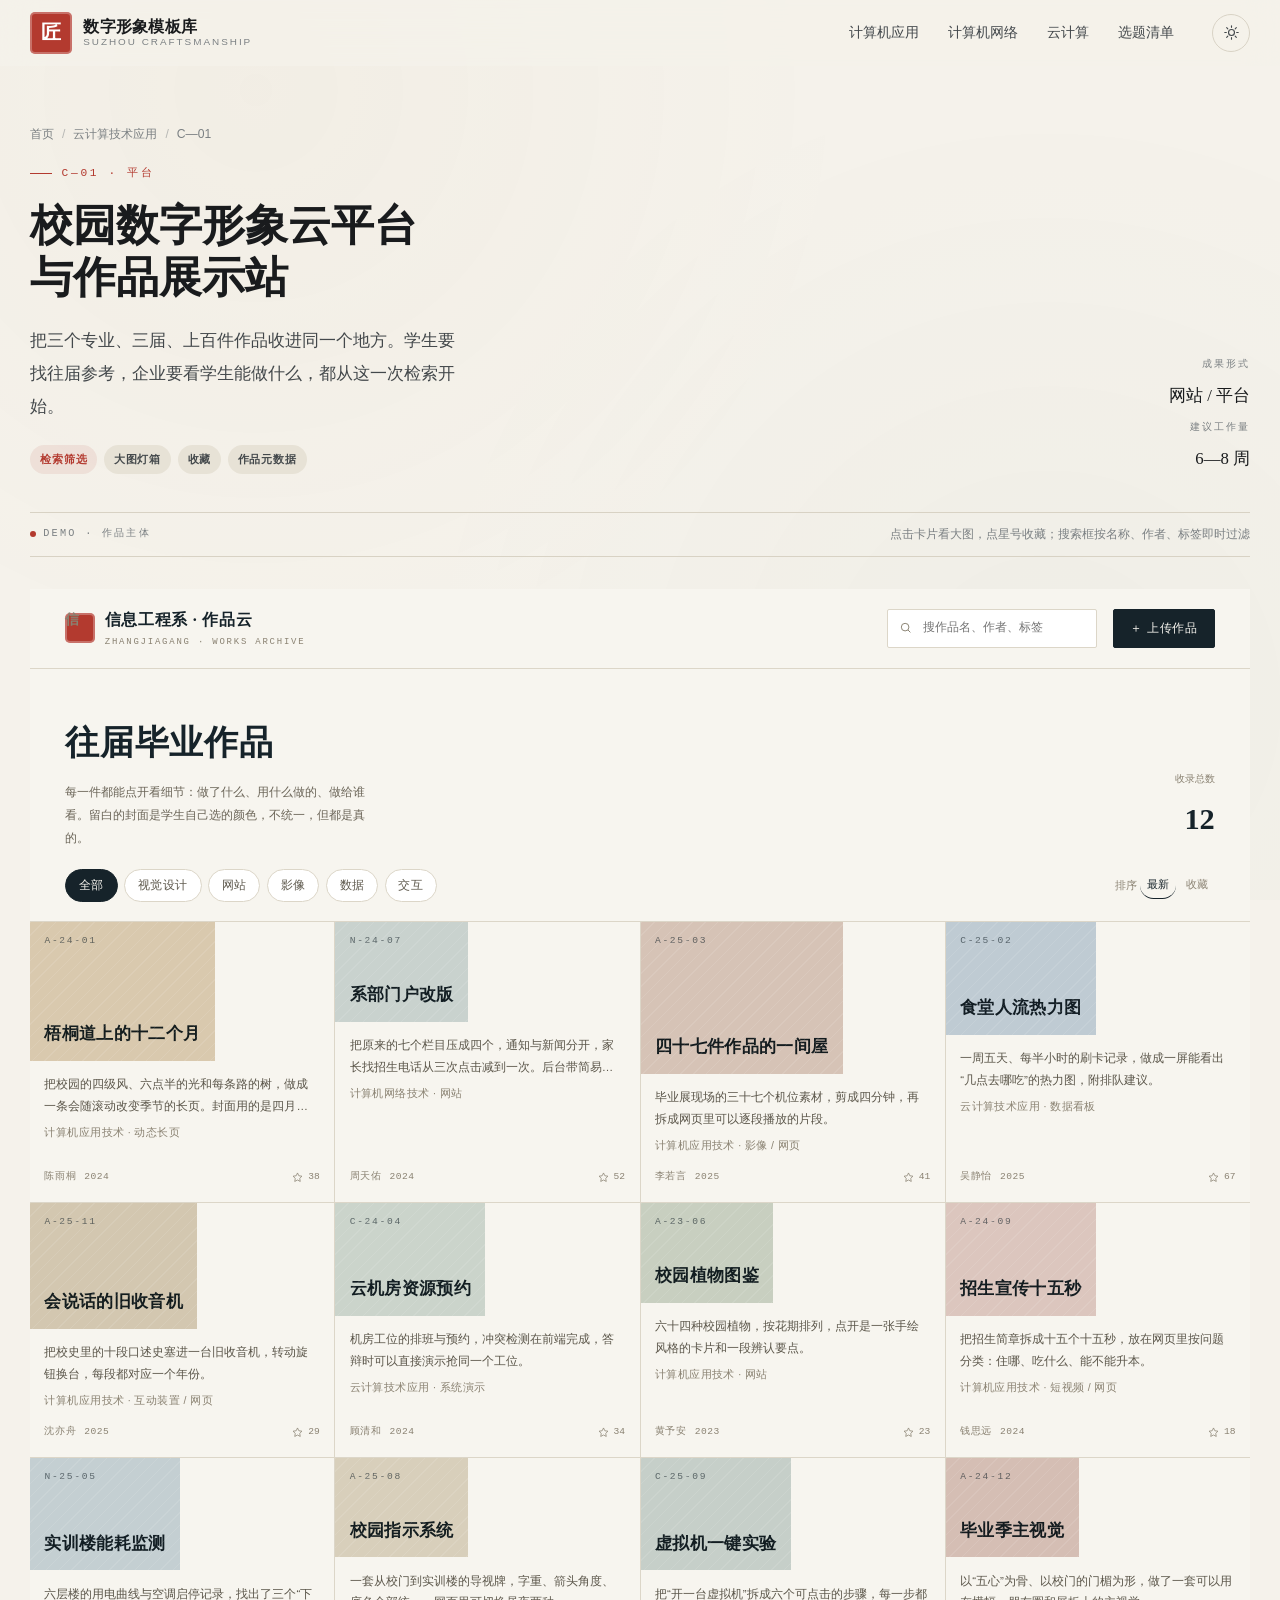
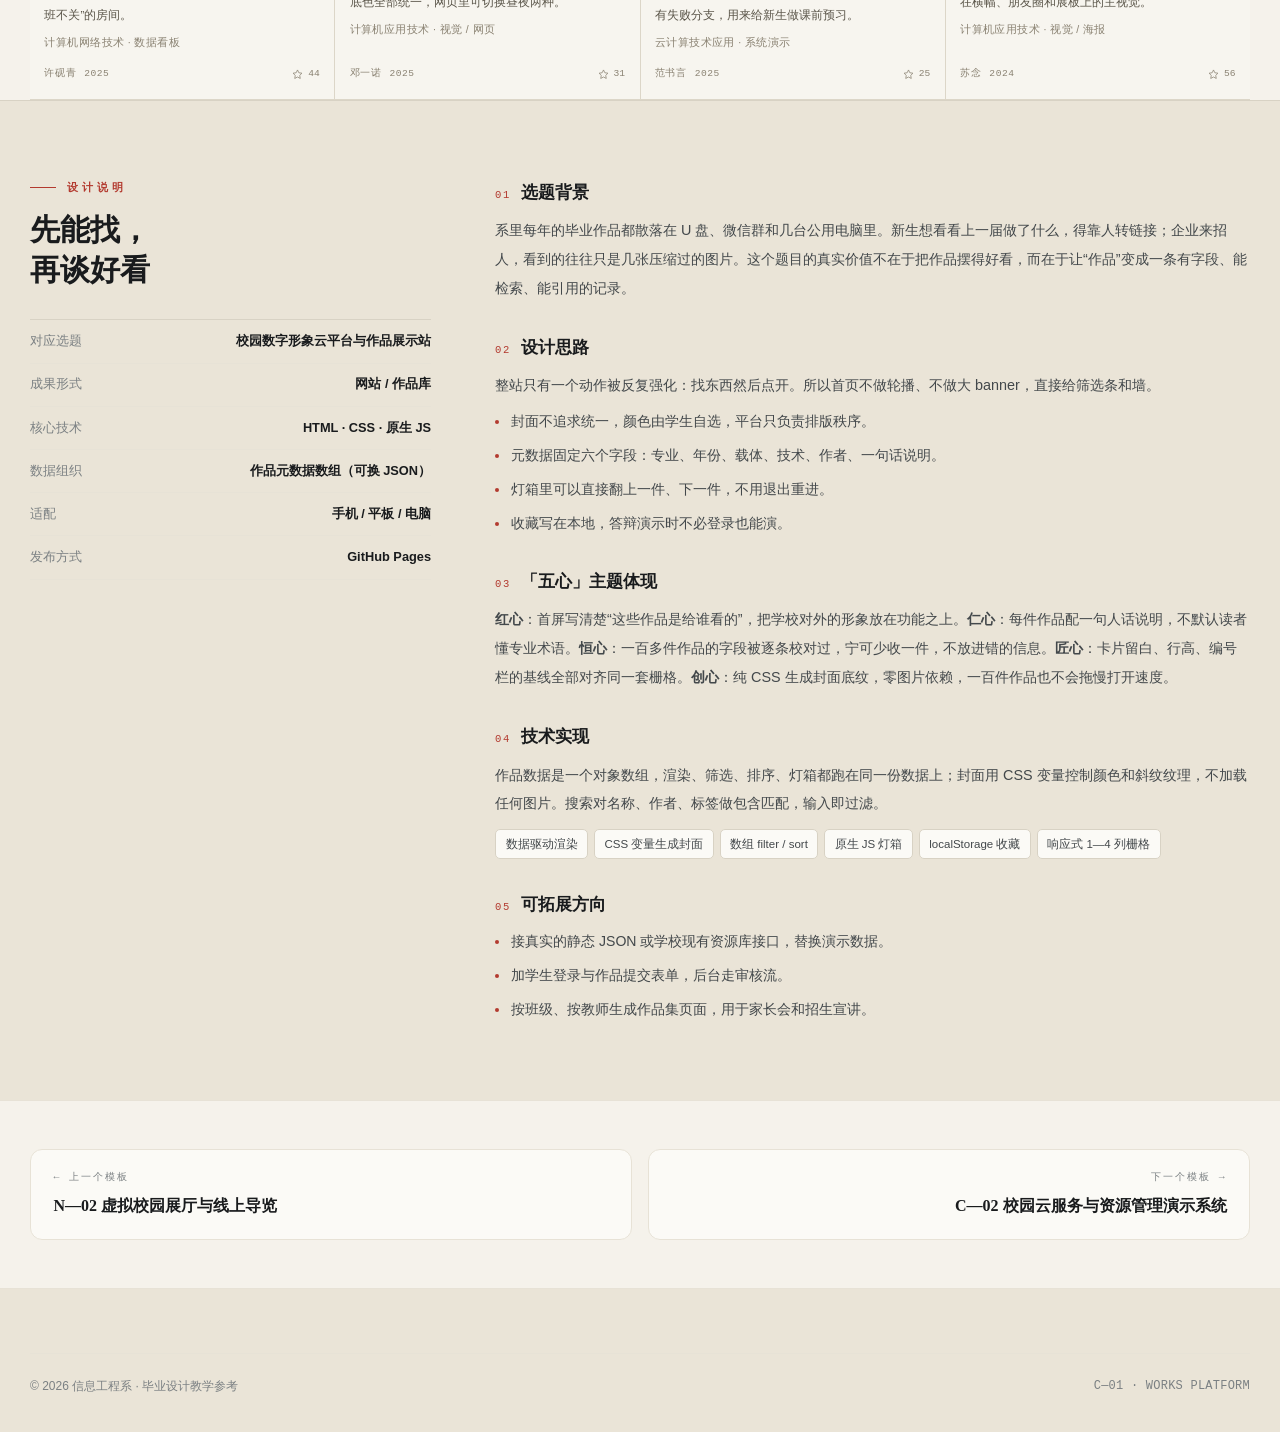
<file: cloud/t1.html>
<!DOCTYPE html>
<html lang="zh-CN" data-theme="light">
<head>
<meta charset="UTF-8">
<meta name="viewport" content="width=device-width, initial-scale=1">
<title>C—01 校园数字形象云平台与作品展示站 · 数字形象模板库</title>
<meta name="description" content="毕业设计模板 C—01：把三个专业的毕业作品收进一个可检索、可收藏、可放大的云平台。">
<link rel="icon" href="../favicon.svg" type="image/svg+xml">
<link rel="stylesheet" href="../assets/css/base.css">
<link rel="stylesheet" href="../assets/css/template.css">
<style>
.d-cloud{--cl-ink:#16232A;--cl-paper:#F7F5EF;--cl-line:#DCD6C8;padding:0;background:var(--cl-paper);color:var(--cl-ink);font-family:var(--sans)}
.d-cloud *{box-sizing:border-box}

/* 顶栏 */
.g-top{
  display:flex;align-items:center;gap:1rem;padding:1.1rem clamp(1rem,3vw,2.2rem);
  border-bottom:1px solid var(--cl-line);flex-wrap:wrap;
}
.g-logo{display:flex;align-items:center;gap:.6rem}
.g-logo b{font-family:var(--serif);font-size:1.02rem;letter-spacing:.04em}
.g-logo span{display:block;font-family:var(--mono);font-size:.56rem;letter-spacing:.2em;color:#8A8272}
.g-search{margin-left:auto;display:flex;align-items:center;gap:.5rem;border:1px solid var(--cl-line);border-radius:2px;padding:.42rem .7rem;background:#fff;min-width:210px}
.g-search svg{width:14px;height:14px;color:#8A8272;flex:none}
.g-search input{border:0;outline:0;background:transparent;font:inherit;font-size:.78rem;width:100%;color:inherit}
.g-up{
  border:1px solid var(--cl-ink);background:var(--cl-ink);color:#F7F5EF;font:inherit;font-size:.74rem;
  padding:.5rem 1rem;border-radius:2px;cursor:pointer;letter-spacing:.06em;transition:.25s;
}
.g-up:hover{background:transparent;color:var(--cl-ink)}

/* 标题区 */
.g-head{padding:clamp(1.6rem,4vw,2.8rem) clamp(1rem,3vw,2.2rem) 1.2rem;display:flex;align-items:flex-end;gap:2rem;flex-wrap:wrap}
.g-head h2{font-family:var(--serif);font-size:clamp(1.5rem,3vw,2.1rem);font-weight:600;letter-spacing:.02em}
.g-head p{font-size:.76rem;line-height:1.9;color:#6B6558;max-width:46ch;margin-top:.5rem}
.g-count{margin-left:auto;text-align:right;font-family:var(--mono);font-size:.64rem;color:#8A8272;line-height:2}
.g-count b{display:block;font-family:var(--serif);font-size:1.9rem;color:var(--cl-ink);font-weight:600;letter-spacing:0}

/* 筛选 */
.g-filter{display:flex;gap:.4rem;flex-wrap:wrap;padding:0 clamp(1rem,3vw,2.2rem) 1.2rem;align-items:center}
.g-filter button{
  border:1px solid var(--cl-line);background:#fff;color:#5E594D;font:inherit;font-size:.72rem;
  padding:.34rem .8rem;border-radius:99px;cursor:pointer;transition:.2s;letter-spacing:.04em;
}
.g-filter button:hover{border-color:#A9A292}
.g-filter > button.is-on{background:var(--cl-ink);border-color:var(--cl-ink);color:#F7F5EF}
.g-sort{margin-left:auto;display:flex;gap:.2rem;font-size:.7rem;color:#8A8272;align-items:center}
.g-sort button{border:0;background:none;font:inherit;color:inherit;cursor:pointer;padding:.2rem .4rem;border-bottom:1px solid transparent}
.g-sort button.is-on{color:var(--cl-ink);border-color:var(--cl-ink)}

/* 网格 */
.g-grid{
  display:grid;grid-template-columns:repeat(4,1fr);gap:1px;background:var(--cl-line);
  border-top:1px solid var(--cl-line);border-bottom:1px solid var(--cl-line);
}
.g-card{background:var(--cl-paper);padding:0;border:0;font:inherit;color:inherit;text-align:left;cursor:pointer;display:flex;flex-direction:column;transition:.25s}
.g-card:hover{background:#fff}
.g-cover{
  position:relative;aspect-ratio:4/3;overflow:hidden;
  background:var(--c,#DDD6C6);display:flex;align-items:flex-end;padding:.9rem;
}
.g-cover::after{
  content:"";position:absolute;inset:0;
  background:repeating-linear-gradient(135deg,rgba(255,255,255,.14) 0 1px,transparent 1px 9px);
  opacity:.7;
}
.g-cover i{
  position:absolute;top:.7rem;left:.9rem;font-family:var(--mono);font-size:.6rem;letter-spacing:.18em;
  color:rgba(22,35,42,.62);font-style:normal;
}
.g-cover b{
  position:relative;font-family:var(--serif);font-size:1.05rem;line-height:1.5;font-weight:600;color:#16232A;
  letter-spacing:.02em;mix-blend-mode:multiply;
}
.g-meta{padding:.85rem .9rem 1rem;display:flex;flex-direction:column;gap:.4rem;flex:1}
.g-meta .d{font-size:.72rem;color:#5B564A;line-height:1.85;display:-webkit-box;-webkit-line-clamp:2;-webkit-box-orient:vertical;overflow:hidden}
.g-meta p.k{font-size:.66rem;color:#8A8272;letter-spacing:.04em}
.g-meta .row{display:flex;align-items:center;gap:.5rem;margin-top:auto;padding-top:.5rem;font-family:var(--mono);font-size:.6rem;color:#8A8272;letter-spacing:.06em}
.g-meta .row .star{margin-left:auto;display:flex;align-items:center;gap:.25rem;cursor:pointer;padding:0;border:0;background:none;font:inherit;color:inherit}
.g-meta .row .star svg{width:13px;height:13px;fill:none;stroke:currentColor;stroke-width:1.4}
.g-meta .row .star.is-on{color:#B33A2F}
.g-meta .row .star.is-on svg{fill:#B33A2F;stroke:#B33A2F}

/* 空态 */
.g-empty{padding:4rem 1rem;text-align:center;color:#8A8272;font-size:.8rem;display:none}
.g-empty.is-on{display:block}

/* 灯箱 */
.g-lb{position:fixed;inset:0;z-index:90;display:none;align-items:center;justify-content:center;padding:clamp(.6rem,3vw,2.4rem)}
.g-lb.is-on{display:flex}
.g-lb__bg{position:absolute;inset:0;background:rgba(12,18,22,.72);backdrop-filter:blur(3px)}
.g-lb__box{
  position:relative;background:#F7F5EF;width:min(940px,100%);max-height:100%;overflow:auto;
  display:grid;grid-template-columns:1.1fr .9fr;border-radius:3px;
}
.g-lb__art{aspect-ratio:1/1;background:var(--c,#DDD6C6);position:relative;padding:1.6rem;display:flex;flex-direction:column;justify-content:flex-end}
.g-lb__art::after{content:"";position:absolute;inset:0;background:repeating-linear-gradient(135deg,rgba(255,255,255,.16) 0 1px,transparent 1px 10px)}
.g-lb__art b{position:relative;font-family:var(--serif);font-size:1.6rem;line-height:1.5;font-weight:600;color:#16232A}
.g-lb__art i{position:absolute;top:1.4rem;left:1.6rem;font-family:var(--mono);font-size:.62rem;font-style:normal;letter-spacing:.2em;color:rgba(22,35,42,.6)}
.g-lb__cat{position:absolute;right:1.1rem;top:.7rem;font-family:var(--serif);font-size:clamp(3.4rem,7vw,6rem);line-height:1;color:#16232A;opacity:.14;pointer-events:none}
.g-lb__txt{padding:clamp(1.2rem,2.4vw,2rem);display:flex;flex-direction:column;gap:.8rem}
.g-lb__txt h3{font-family:var(--serif);font-size:1.16rem;line-height:1.5;font-weight:600}
.g-lb__txt .auth{font-family:var(--mono);font-size:.66rem;color:#8A8272;letter-spacing:.06em}
.g-lb__txt p{font-size:.78rem;line-height:2;color:#4F4A40}
.g-lb__kv{display:grid;grid-template-columns:1fr 1fr;gap:.7rem 1rem;border-top:1px solid var(--cl-line);padding-top:.9rem;margin-top:1.1rem}
.g-lb__kv div{font-size:.6rem;color:#8A8272;letter-spacing:.08em}
.g-lb__kv b{display:block;font-size:.76rem;color:var(--cl-ink);margin-top:.2rem;letter-spacing:0}
.g-lb__nav{display:flex;gap:.4rem;margin-top:auto;padding-top:1.2rem}
.g-lb__nav button{flex:1;border:1px solid var(--cl-line);background:#fff;font:inherit;font-size:.72rem;padding:.5rem;border-radius:2px;cursor:pointer;transition:.2s}
.g-lb__nav button:hover{background:var(--cl-ink);color:#F7F5EF;border-color:var(--cl-ink)}
.g-lb__x{position:absolute;top:.5rem;right:.5rem;z-index:2;width:32px;height:32px;border:0;background:rgba(247,245,239,.9);border-radius:99px;cursor:pointer;font-size:1rem;line-height:1;color:#16232A}

@media (max-width:1000px){
  .g-grid{grid-template-columns:repeat(3,1fr)}
}
@media (max-width:820px){
  .g-grid{grid-template-columns:repeat(2,1fr)}
  .g-lb__box{grid-template-columns:1fr}
  .g-lb__art{aspect-ratio:16/10}
  .g-search{min-width:0;flex:1}
  .g-count{display:none}
}
@media (max-width:520px){
  .g-grid{grid-template-columns:1fr}
  .g-cover{aspect-ratio:16/9}
}
</style>
</head>
<body class="major-cloud">

<div class="progress" aria-hidden="true"></div>

<header class="nav">
  <div class="nav__in">
    <a class="brand" href="../index.html">
      <span class="seal">匠</span>
      <span class="brand__txt"><b>数字形象模板库</b><span>SUZHOU CRAFTSMANSHIP</span></span>
    </a>
    <nav class="nav__links" aria-label="主导航">
      <a href="../index.html#major-app">计算机应用</a>
      <a href="../index.html#major-net">计算机网络</a>
      <a href="../index.html#major-cloud">云计算</a>
      <a href="../index.html#topics">选题清单</a>
    </nav>
    <div class="nav__tools">
      <button class="icon-btn theme-btn" aria-label="切换深浅色">
        <svg class="sun" viewBox="0 0 24 24" fill="none" stroke="currentColor" stroke-width="1.6" stroke-linecap="round"><circle cx="12" cy="12" r="4.2"/><path d="M12 2.5v2.2M12 19.3v2.2M2.5 12h2.2M19.3 12h2.2M5.2 5.2l1.6 1.6M17.2 17.2l1.6 1.6M18.8 5.2l-1.6 1.6M6.8 17.2l-1.6 1.6"/></svg>
        <svg class="moon" viewBox="0 0 24 24" fill="none" stroke="currentColor" stroke-width="1.6" stroke-linecap="round"><path d="M20.5 14.6A8.6 8.6 0 1 1 9.4 3.5a6.9 6.9 0 0 0 11.1 11.1Z"/></svg>
      </button>
      <button class="icon-btn burger" aria-label="菜单" aria-expanded="false" aria-controls="drawer">
        <svg viewBox="0 0 24 24" fill="none" stroke="currentColor" stroke-width="1.7" stroke-linecap="round"><path d="M4 7h16M4 12h16M4 17h16"/></svg>
      </button>
    </div>
  </div>
</header>
<div class="drawer" id="drawer">
  <a href="../index.html">返回首页 <span>HOME</span></a>
  <a href="../index.html#major-app">计算机应用技术 <span>APP</span></a>
  <a href="../index.html#major-net">计算机网络技术 <span>NET</span></a>
  <a href="../index.html#major-cloud">云计算技术应用 <span>CLOUD</span></a>
  <a href="../index.html#topics">选题清单 <span>TOPIC</span></a>
  <div class="drawer__foot">C—01 · 云平台作品展示</div>
</div>

<main>
<section class="thead">
  <div class="wrap">
    <nav class="crumb"><a href="../index.html">首页</a><i>/</i><a href="../index.html#major-cloud">云计算技术应用</a><i>/</i><span>C—01</span></nav>
    <div class="thead__row">
      <div>
        <p class="thead__no"><i></i>C—01 · 平台</p>
        <h1 class="h1">校园数字形象云平台<br>与作品展示站</h1>
        <p class="lede thead__sub">把三个专业、三届、上百件作品收进同一个地方。学生要找往届参考，企业要看学生能做什么，都从这一次检索开始。</p>
        <div class="thead__tags">
          <span class="tag tag--accent">检索筛选</span>
          <span class="tag">大图灯箱</span>
          <span class="tag">收藏</span>
          <span class="tag">作品元数据</span>
        </div>
      </div>
      <div class="thead__side">
        <span class="k">成果形式</span>
        <span class="v">网站 / 平台</span>
        <span class="k">建议工作量</span>
        <span class="v">6—8 周</span>
      </div>
    </div>
  </div>
</section>

<div class="wrap">
  <div class="demo__bar">
    <span class="lbl">DEMO · 作品主体</span>
    <span class="hint">点击卡片看大图，点星号收藏；搜索框按名称、作者、标签即时过滤</span>
  </div>
</div>

<div class="wrap">
  <div class="d-cloud" id="cloud">

    <div class="g-top">
      <div class="g-logo">
        <span class="seal" style="width:30px;height:30px;font-size:.9rem">信</span>
        <div>
          <b>信息工程系 · 作品云</b>
          <span>ZHANGJIAGANG · WORKS ARCHIVE</span>
        </div>
      </div>
      <label class="g-search">
        <svg viewBox="0 0 24 24" fill="none" stroke="currentColor" stroke-width="1.7"><circle cx="10.5" cy="10.5" r="6.5"/><path d="m15.5 15.5 4 4"/></svg>
        <input id="q" type="search" placeholder="搜作品名、作者、标签" aria-label="搜索作品">
      </label>
      <button class="g-up">＋ 上传作品</button>
    </div>

    <div class="g-head">
      <div>
        <h2>往届毕业作品</h2>
        <p>每一件都能点开看细节：做了什么、用什么做的、做给谁看。留白的封面是学生自己选的颜色，不统一，但都是真的。</p>
      </div>
      <div class="g-count"><span>收录总数</span><b id="total">0</b></div>
    </div>

    <div class="g-filter" id="filter">
      <button class="is-on" data-c="all">全部</button>
      <button data-c="视觉">视觉设计</button>
      <button data-c="网站">网站</button>
      <button data-c="影像">影像</button>
      <button data-c="数据">数据</button>
      <button data-c="交互">交互</button>
      <div class="g-sort">
        <span>排序</span>
        <button class="is-on" data-s="new">最新</button>
        <button data-s="star">收藏</button>
      </div>
    </div>

    <div class="g-grid" id="grid"></div>
    <div class="g-empty" id="empty">没有找到匹配的作品，换个词试试。</div>

    <!-- 灯箱 -->
    <div class="g-lb" id="lb" role="dialog" aria-modal="true" aria-label="作品详情">
      <div class="g-lb__bg" data-close></div>
      <div class="g-lb__box">
        <button class="g-lb__x" data-close aria-label="关闭">×</button>
        <div class="g-lb__art" id="lbArt"><i id="lbNo"></i><span class="g-lb__cat" id="lbCat"></span><b id="lbTitle"></b></div>
        <div class="g-lb__txt">
          <span class="auth" id="lbAuth"></span>
          <h3 id="lbName"></h3>
          <p id="lbDesc"></p>
          <div class="g-lb__kv">
            <div>专业<select id="x" style="display:none"></select><b id="lbMajor"></b></div>
            <div>年份<b id="lbYear"></b></div>
            <div>载体<b id="lbForm"></b></div>
            <div>技术<b id="lbTech"></b></div>
          </div>
          <div class="g-lb__nav">
            <button id="lbPrev">← 上一件</button>
            <button id="lbNext">下一件 →</button>
          </div>
        </div>
      </div>
    </div>

  </div>
</div>

<section class="spec">
  <div class="wrap spec__grid">
    <aside class="spec__aside">
      <p class="eyebrow">设计说明</p>
      <h2 class="h2" style="margin-top:.9rem">先能找，<br>再谈好看</h2>
      <ul class="spec__facts">
        <li><span>对应选题</span><b>校园数字形象云平台与作品展示站</b></li>
        <li><span>成果形式</span><b>网站 / 作品库</b></li>
        <li><span>核心技术</span><b>HTML · CSS · 原生 JS</b></li>
        <li><span>数据组织</span><b>作品元数据数组（可换 JSON）</b></li>
        <li><span>适配</span><b>手机 / 平板 / 电脑</b></li>
        <li><span>发布方式</span><b>GitHub Pages</b></li>
      </ul>
    </aside>
    <div class="spec__body">
      <div class="spec__item reveal">
        <h3><em>01</em>选题背景</h3>
        <p>系里每年的毕业作品都散落在 U 盘、微信群和几台公用电脑里。新生想看看上一届做了什么，得靠人转链接；企业来招人，看到的往往只是几张压缩过的图片。这个题目的真实价值不在于把作品摆得好看，而在于让“作品”变成一条有字段、能检索、能引用的记录。</p>
      </div>
      <div class="spec__item reveal">
        <h3><em>02</em>设计思路</h3>
        <p>整站只有一个动作被反复强化：找东西然后点开。所以首页不做轮播、不做大 banner，直接给筛选条和墙。</p>
        <ul>
          <li>封面不追求统一，颜色由学生自选，平台只负责排版秩序。</li>
          <li>元数据固定六个字段：专业、年份、载体、技术、作者、一句话说明。</li>
          <li>灯箱里可以直接翻上一件、下一件，不用退出重进。</li>
          <li>收藏写在本地，答辩演示时不必登录也能演。</li>
        </ul>
      </div>
      <div class="spec__item reveal">
        <h3><em>03</em>「五心」主题体现</h3>
        <p><b>红心</b>：首屏写清楚“这些作品是给谁看的”，把学校对外的形象放在功能之上。<b>仁心</b>：每件作品配一句人话说明，不默认读者懂专业术语。<b>恒心</b>：一百多件作品的字段被逐条校对过，宁可少收一件，不放进错的信息。<b>匠心</b>：卡片留白、行高、编号栏的基线全部对齐同一套栅格。<b>创心</b>：纯 CSS 生成封面底纹，零图片依赖，一百件作品也不会拖慢打开速度。</p>
      </div>
      <div class="spec__item reveal">
        <h3><em>04</em>技术实现</h3>
        <p>作品数据是一个对象数组，渲染、筛选、排序、灯箱都跑在同一份数据上；封面用 CSS 变量控制颜色和斜纹纹理，不加载任何图片。搜索对名称、作者、标签做包含匹配，输入即过滤。</p>
        <div class="chips">
          <span>数据驱动渲染</span>
          <span>CSS 变量生成封面</span>
          <span>数组 filter / sort</span>
          <span>原生 JS 灯箱</span>
          <span>localStorage 收藏</span>
          <span>响应式 1—4 列栅格</span>
        </div>
      </div>
      <div class="spec__item reveal">
        <h3><em>05</em>可拓展方向</h3>
        <ul>
          <li>接真实的静态 JSON 或学校现有资源库接口，替换演示数据。</li>
          <li>加学生登录与作品提交表单，后台走审核流。</li>
          <li>按班级、按教师生成作品集页面，用于家长会和招生宣讲。</li>
        </ul>
      </div>
    </div>
  </div>
</section>

<nav class="pager">
  <div class="wrap pager__in">
    <a href="../net/t2.html" class="prev">
      <span class="k">← 上一个模板</span>
      <span class="t">N—02 虚拟校园展厅与线上导览</span>
    </a>
    <a href="t2.html" class="next">
      <span class="k">下一个模板 →</span>
      <span class="t">C—02 校园云服务与资源管理演示系统</span>
    </a>
  </div>
</nav>
</main>

<footer class="foot">
  <div class="wrap">
    <div class="foot__bar">
      <span>© <span data-year>2026</span> 信息工程系 · 毕业设计教学参考</span>
      <span class="mono">C—01 · WORKS PLATFORM</span>
    </div>
  </div>
</footer>

<script src="../assets/js/base.js"></script>
<script>
(function(){
  var works = [
    {t:'梧桐道上的十二个月', no:'A-24-01', c:'视觉', major:'计算机应用技术', year:'2024', form:'动态长页', tech:'CSS 动效', auth:'陈雨桐', star:38, col:'#D9C9AE',
     desc:'把校园的四级风、六点半的光和每条路的树，做成一条会随滚动改变季节的长页。封面用的是四月梧桐絮落满地的颜色。'},
    {t:'系部门户改版', no:'N-24-07', c:'网站', major:'计算机网络技术', year:'2024', form:'网站', tech:'HTML / CSS', auth:'周天佑', star:52, col:'#C9D2CE',
     desc:'把原来的七个栏目压成四个，通知与新闻分开，家长找招生电话从三次点击减到一次。后台带简易发布流。'},
    {t:'四十七件作品的一间屋', no:'A-25-03', c:'影像', major:'计算机应用技术', year:'2025', form:'影像 / 网页', tech:'影像剪辑', auth:'李若言', star:41, col:'#D6C3B6',
     desc:'毕业展现场的三十七个机位素材，剪成四分钟，再拆成网页里可以逐段播放的片段。'},
    {t:'食堂人流热力图', no:'C-25-02', c:'数据', major:'云计算技术应用', year:'2025', form:'数据看板', tech:'SVG / JS', auth:'吴静怡', star:67, col:'#BFCBD3',
     desc:'一周五天、每半小时的刷卡记录，做成一屏能看出“几点去哪吃”的热力图，附排队建议。'},
    {t:'会说话的旧收音机', no:'A-25-11', c:'交互', major:'计算机应用技术', year:'2025', form:'互动装置 / 网页', tech:'Web Audio', auth:'沈亦舟', star:29, col:'#D3C7B0',
     desc:'把校史里的十段口述史塞进一台旧收音机，转动旋钮换台，每段都对应一个年份。'},
    {t:'云机房资源预约', no:'C-24-04', c:'网站', major:'云计算技术应用', year:'2024', form:'系统演示', tech:'JS 状态机', auth:'顾清和', star:34, col:'#CBD4CB',
     desc:'机房工位的排班与预约，冲突检测在前端完成，答辩时可以直接演示抢同一个工位。'},
    {t:'校园植物图鉴', no:'A-23-06', c:'视觉', major:'计算机应用技术', year:'2023', form:'网站', tech:'CSS Grid', auth:'黄予安', star:23, col:'#C8CFC0',
     desc:'六十四种校园植物，按花期排列，点开是一张手绘风格的卡片和一段辨认要点。'},
    {t:'招生宣传十五秒', no:'A-24-09', c:'影像', major:'计算机应用技术', year:'2024', form:'短视频 / 网页', tech:'影像剪辑', auth:'钱思远', star:18, col:'#DCC6BE',
     desc:'把招生简章拆成十五个十五秒，放在网页里按问题分类：住哪、吃什么、能不能升本。'},
    {t:'实训楼能耗监测', no:'N-25-05', c:'数据', major:'计算机网络技术', year:'2025', form:'数据看板', tech:'SVG / JS', auth:'许砚青', star:44, col:'#C4CFD2',
     desc:'六层楼的用电曲线与空调启停记录，找出了三个“下班不关”的房间。'},
    {t:'校园指示系统', no:'A-25-08', c:'视觉', major:'计算机应用技术', year:'2025', form:'视觉 / 网页', tech:'SVG 图标', auth:'邓一诺', star:31, col:'#D8CFBB',
     desc:'一套从校门到实训楼的导视牌，字重、箭头角度、底色全部统一，网页里可切换昼夜两种。'},
    {t:'虚拟机一键实验', no:'C-25-09', c:'交互', major:'云计算技术应用', year:'2025', form:'系统演示', tech:'JS 模拟', auth:'范书言', star:25, col:'#C6CFC9',
     desc:'把“开一台虚拟机”拆成六个可点击的步骤，每一步都有失败分支，用来给新生做课前预习。'},
    {t:'毕业季主视觉', no:'A-24-12', c:'视觉', major:'计算机应用技术', year:'2024', form:'视觉 / 海报', tech:'CSS 排版', auth:'苏念', star:56, col:'#D5BEB4',
     desc:'以“五心”为骨、以校门的门楣为形，做了一套可以用在横幅、朋友圈和展板上的主视觉。'}
  ];

  var grid = document.getElementById('grid');
  var empty = document.getElementById('empty');
  var q = document.getElementById('q');
  var lb = document.getElementById('lb');
  var cur = -1, cat = 'all', sort = 'new', key = '';
  var fav = {};

  try{ fav = JSON.parse(localStorage.getItem('wuxin-fav') || '{}'); }catch(e){ fav = {}; }

  function list(){
    var out = works.filter(function(w){
      if(cat !== 'all' && w.c !== cat) return false;
      if(!key) return true;
      return (w.t + w.auth + w.c + w.major + w.tech).indexOf(key) > -1;
    });
    if(sort === 'star') out.sort(function(a,b){ return (fav[b.no]?1:0)-(fav[a.no]?1:0) || b.star-a.star; });
    return out;
  }

  function render(){
    var arr = list();
    grid.innerHTML = '';
    empty.classList.toggle('is-on', arr.length === 0);
    arr.forEach(function(w, i){
      var b = document.createElement('button');
      b.className = 'g-card';
      b.innerHTML =
        '<div class="g-cover" style="--c:' + w.col + '"><i>' + w.no + '</i><b>' + w.t + '</b></div>' +
        '<div class="g-meta">' +
          '<p class="d">' + w.desc + '</p>' +
          '<p class="k">' + w.major + ' · ' + w.form + '</p>' +
          '<div class="row"><span>' + w.auth + '</span><span>' + w.year + '</span>' +
            '<button class="star' + (fav[w.no] ? ' is-on' : '') + '" data-no="' + w.no + '" aria-label="收藏">' +
              '<svg viewBox="0 0 24 24"><path d="m12 3.6 2.5 5.2 5.7.8-4.1 4 1 5.7-5.1-2.7-5.1 2.7 1-5.7-4.1-4 5.7-.8Z"/></svg>' +
              '<span>' + (w.star + (fav[w.no] ? 1 : 0)) + '</span>' +
            '</button>' +
          '</div>' +
        '</div>';
      b.addEventListener('click', function(e){
        if(e.target.closest('.star')) return;
        open(i);
      });
      grid.appendChild(b);
    });
    grid.querySelectorAll('.star').forEach(function(s){
      s.addEventListener('click', function(e){
        e.stopPropagation();
        var no = s.dataset.no;
        fav[no] = !fav[no];
        try{ localStorage.setItem('wuxin-fav', JSON.stringify(fav)); }catch(e2){}
        render();
      });
    });
    document.getElementById('total').textContent = arr.length;
  }

  function open(i){
    cur = i;
    var w = list()[i];
    if(!w) return;
    document.getElementById('lbArt').style.setProperty('--c', w.col);
    document.getElementById('lbNo').textContent = w.no;
    document.getElementById('lbCat').textContent = w.c;
    document.getElementById('lbTitle').textContent = w.t;
    document.getElementById('lbHandle') && 0;
    document.getElementById('lbAuth').textContent = w.auth + ' · ' + w.no;
    document.getElementById('lbName').textContent = w.t;
    document.getElementById('lbDesc').textContent = w.desc;
    document.getElementById('lbMajor').textContent = w.major;
    document.getElementById('lbYear').textContent = w.year;
    document.getElementById('lbForm').textContent = w.form;
    document.getElementById('lbTech').textContent = w.tech;
    lb.classList.add('is-on');
    document.body.style.overflow = 'hidden';
  }
  function close(){ lb.classList.remove('is-on'); document.body.style.overflow = ''; }

  document.getElementById('q').addEventListener('input', function(e){ key = e.target.value.trim(); render(); });
  document.getElementById('filter').addEventListener('click', function(e){
    var b = e.target.closest('button'); if(!b) return;
    if(b.dataset.c){ cat = b.dataset.c; this.querySelectorAll('[data-c]').forEach(function(x){ x.classList.toggle('is-on', x === b); }); }
    if(b.dataset.s){ sort = b.dataset.s; this.querySelectorAll('[data-s]').forEach(function(x){ x.classList.toggle('is-on', x === b); }); }
    render();
  });
  lb.addEventListener('click', function(e){ if(e.target.hasAttribute('data-close')) close(); });
  document.addEventListener('keydown', function(e){ if(e.key === 'Escape') close(); });
  document.getElementById('lbPrev').addEventListener('click', function(){ var n = list().length; open((cur - 1 + n) % n); });
  document.getElementById('lbNext').addEventListener('click', function(){ var n = list().length; open((cur + 1) % n); });

  render();
})();
</script>
</body>
</html>
</file>
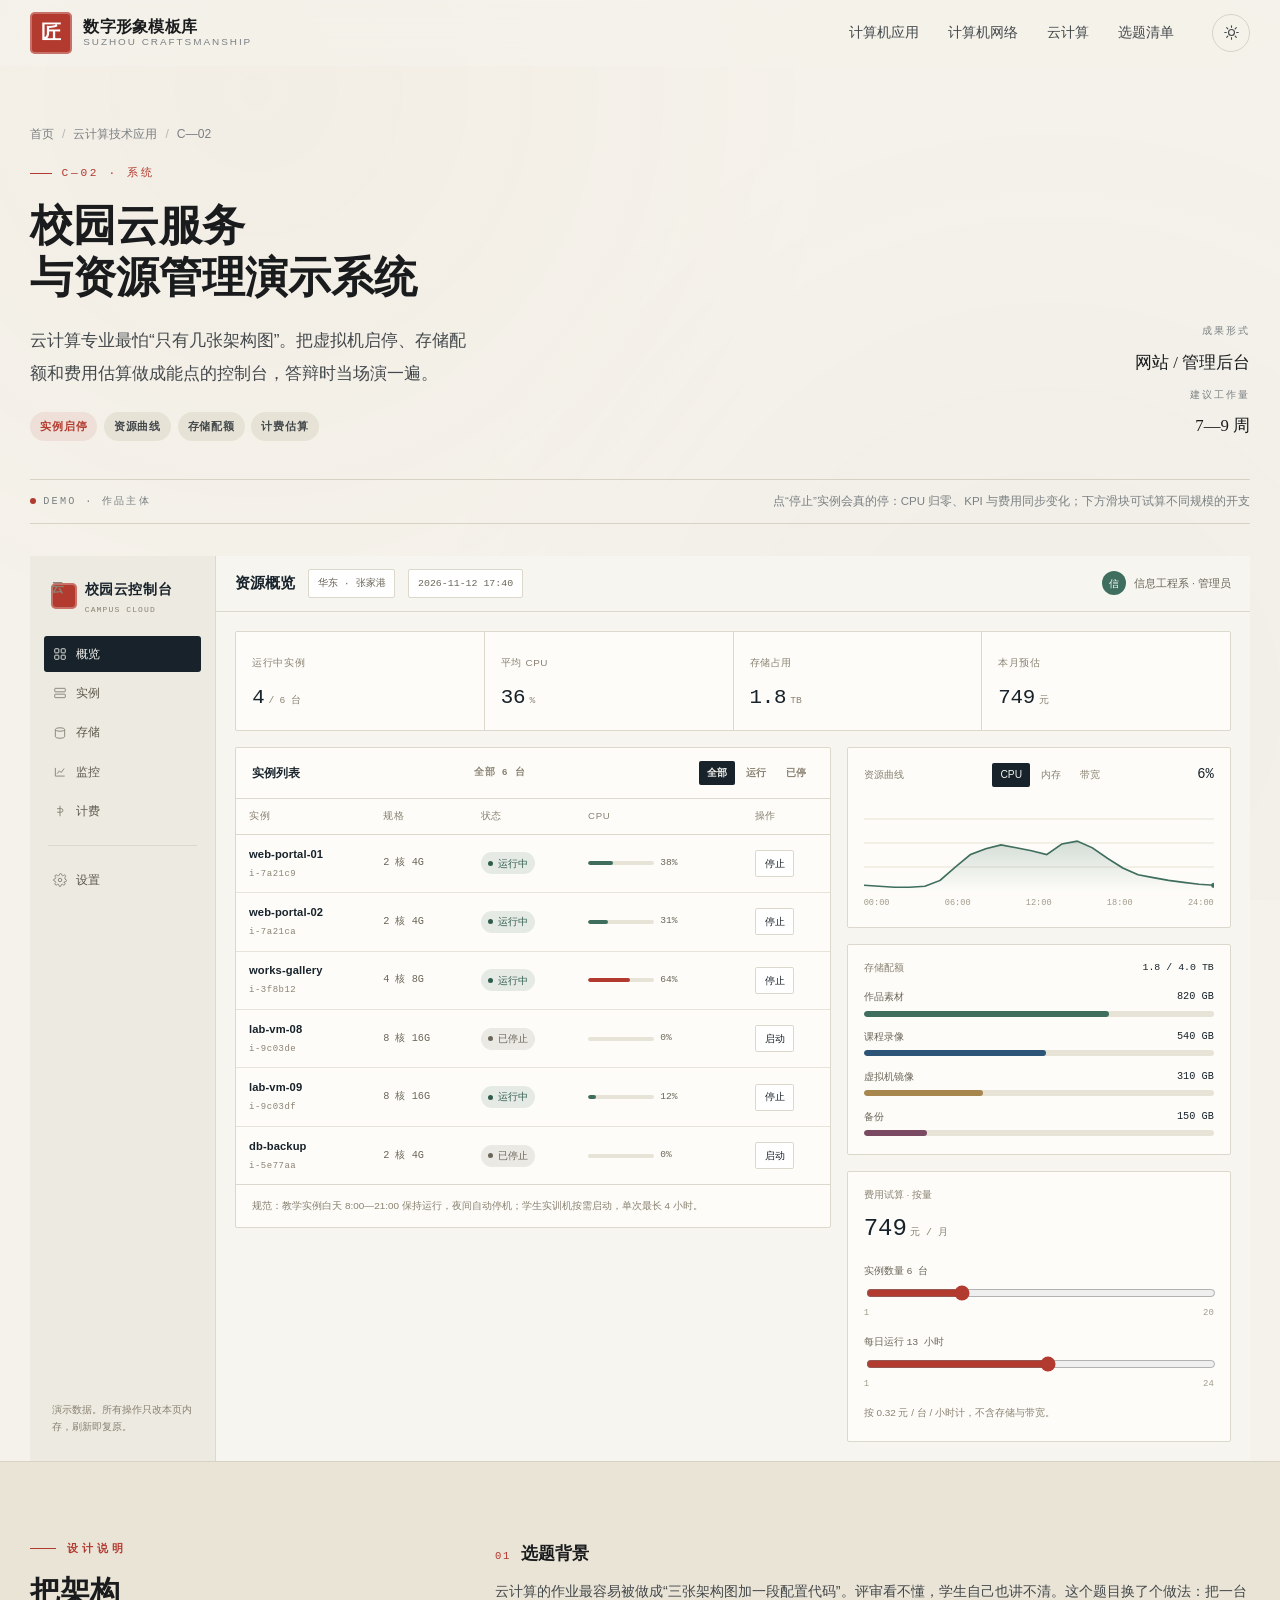
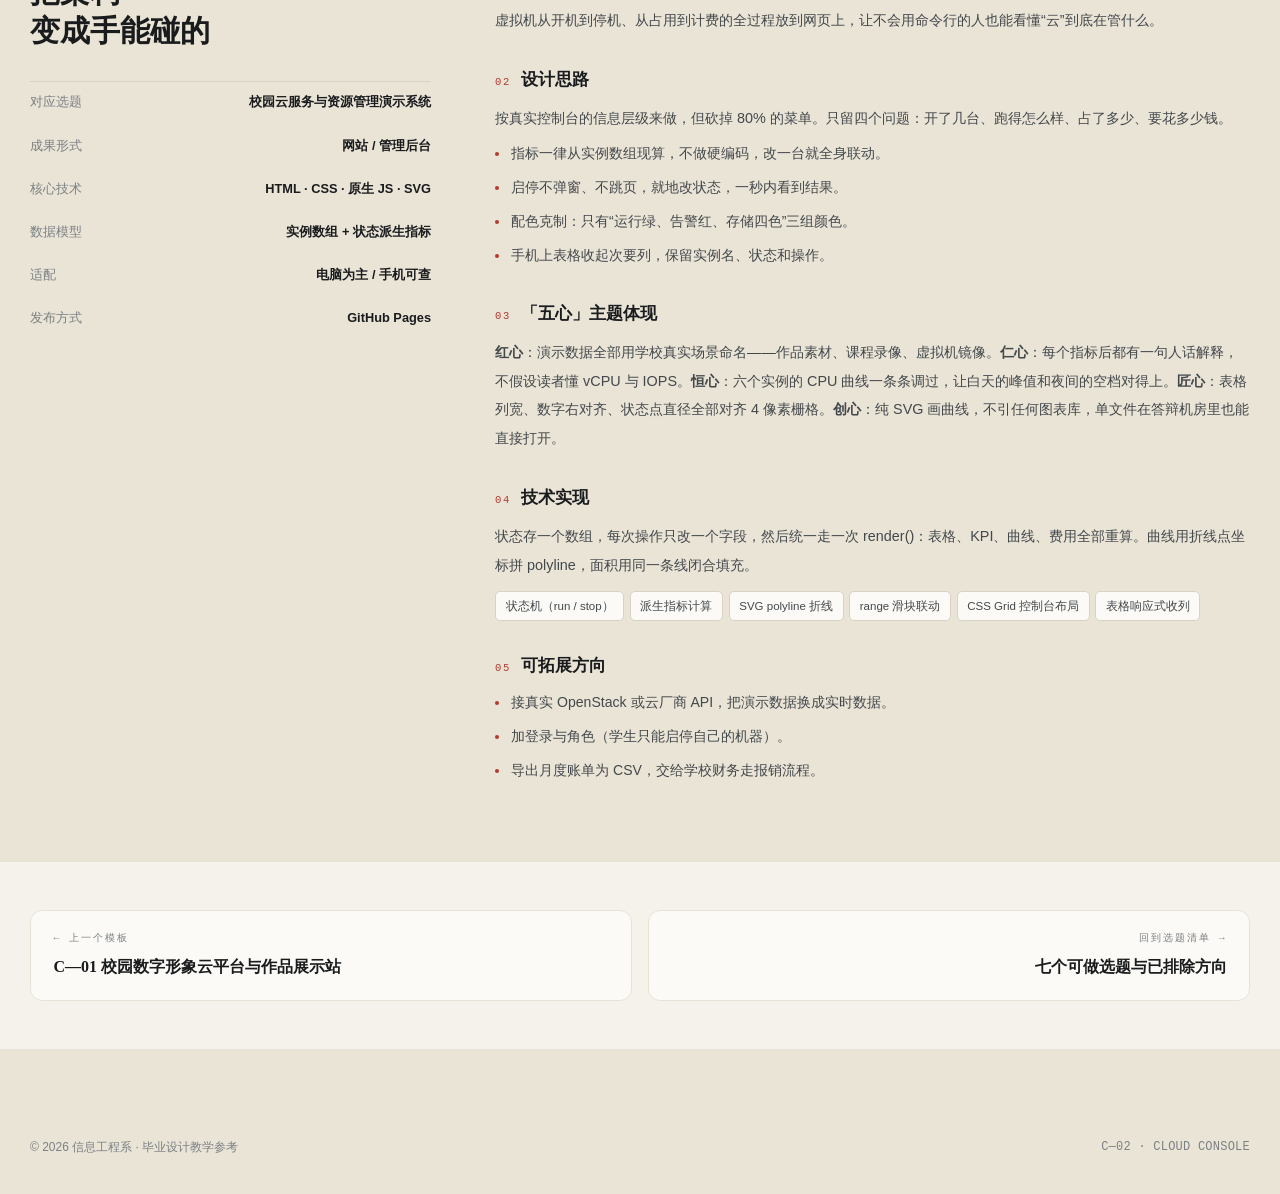
<file: cloud/t2.html>
<!DOCTYPE html>
<html lang="zh-CN" data-theme="light">
<head>
<meta charset="UTF-8">
<meta name="viewport" content="width=device-width, initial-scale=1">
<title>C—02 校园云服务与资源管理演示系统 · 数字形象模板库</title>
<meta name="description" content="毕业设计模板 C—02：把校园云平台的实例、存储与费用做成一套能点的控制台。">
<link rel="icon" href="../favicon.svg" type="image/svg+xml">
<link rel="stylesheet" href="../assets/css/base.css">
<link rel="stylesheet" href="../assets/css/template.css">
<style>
.d-cs{--cs-ink:#17222A;--cs-paper:#F6F5F0;--cs-line:#DCD8CB;--cs-jade:#3F6E5E;--cs-red:#B33A2F;--cs-gold:#A8874F;
  background:var(--cs-paper);color:var(--cs-ink);font-family:var(--sans);display:grid;grid-template-columns:186px 1fr}
.d-cs *{box-sizing:border-box}

/* 侧栏 */
.cs-side{background:#EDEAE1;border-right:1px solid var(--cs-line);padding:1.2rem .9rem;display:flex;flex-direction:column;gap:.2rem}
.cs-side .brand2{display:flex;align-items:center;gap:.5rem;padding:0 .4rem 1rem}
.cs-side .brand2 b{font-family:var(--serif);font-size:.86rem;letter-spacing:.04em}
.cs-side .brand2 span{display:block;font-family:var(--mono);font-size:.5rem;letter-spacing:.14em;color:#8A8272}
.cs-side a{
  display:flex;align-items:center;gap:.55rem;padding:.48rem .55rem;border-radius:3px;
  font-size:.74rem;color:#5C574B;text-decoration:none;transition:.2s;
}
.cs-side a svg{width:14px;height:14px;stroke:currentColor;fill:none;stroke-width:1.5;flex:none;opacity:.75}
.cs-side a:hover{background:#E4E0D4}
.cs-side a.is-on{background:var(--cs-ink);color:#F6F5F0}
.cs-side a.is-on svg{opacity:1}
.cs-side .sep{margin:.8rem .2rem;border-top:1px solid var(--cs-line)}
.cs-side .tip{font-size:.6rem;color:#8A8272;line-height:1.8;padding:.4rem .5rem;margin-top:auto}

/* 主区 */
.cs-main{min-width:0}
.cs-top{display:flex;align-items:center;gap:.8rem;padding:.85rem 1.2rem;border-bottom:1px solid var(--cs-line);flex-wrap:wrap}
.cs-top h3{font-family:var(--serif);font-size:.95rem;font-weight:600}
.cs-top .sel{font-family:var(--mono);font-size:.62rem;color:#6C6659;border:1px solid var(--cs-line);background:#fff;padding:.28rem .55rem;border-radius:2px}
.cs-top .who{margin-left:auto;display:flex;align-items:center;gap:.5rem;font-size:.66rem;color:#6C6659}
.cs-top .who i{width:24px;height:24px;border-radius:99px;background:var(--cs-jade);color:#fff;font-style:normal;display:grid;place-items:center;font-size:.62rem}

.cs-body{padding:1.2rem}
.cs-kpi{display:grid;grid-template-columns:repeat(4,1fr);gap:1px;background:var(--cs-line);border:1px solid var(--cs-line);border-radius:2px;overflow:hidden}
.cs-kpi div{background:#FDFCF8;padding:.9rem 1rem}
.cs-kpi span{font-size:.62rem;color:#8A8272;letter-spacing:.06em}
.cs-kpi b{display:block;font-family:var(--mono);font-size:1.3rem;font-weight:500;margin-top:.3rem;letter-spacing:-.01em}
.cs-kpi small{font-size:.6rem;color:#8A8272;margin-left:.25rem}

.cs-cols{display:grid;grid-template-columns:1.55fr 1fr;gap:1rem;margin-top:1rem;align-items:start}

/* 实例表 */
.cs-card{background:#FDFCF8;border:1px solid var(--cs-line);border-radius:2px}
.cs-card h4{font-size:.74rem;padding:.8rem 1rem;border-bottom:1px solid var(--cs-line);display:flex;align-items:center;gap:.5rem}
.cs-card h4 em{font-style:normal;font-family:var(--mono);font-size:.6rem;color:#8A8272;margin-left:auto;letter-spacing:.08em}
.cs-tabs{display:flex;gap:.2rem;margin-left:auto}
.cs-tabs button{border:0;background:none;font:inherit;font-size:.64rem;color:#8A8272;padding:.2rem .5rem;cursor:pointer;border-radius:2px}
.cs-tabs button.is-on{background:var(--cs-ink);color:#F6F5F0}
table.cs-t{width:100%;border-collapse:collapse;font-size:.7rem}
table.cs-t th{text-align:left;font-weight:400;font-size:.6rem;color:#8A8272;letter-spacing:.08em;padding:.55rem .8rem;border-bottom:1px solid var(--cs-line)}
table.cs-t td{padding:.62rem .8rem;border-bottom:1px solid #E7E3D7;vertical-align:middle}
table.cs-t tr:last-child td{border-bottom:0}
.cs-nm{font-weight:600;letter-spacing:.01em}
.cs-nm i{display:block;font-style:normal;font-family:var(--mono);font-size:.56rem;color:#8A8272;font-weight:400;margin-top:.15rem;letter-spacing:.06em}
.chip{display:inline-flex;align-items:center;gap:.3rem;font-size:.62rem;padding:.14rem .45rem;border-radius:99px}
.chip::before{content:"";width:5px;height:5px;border-radius:99px;background:currentColor}
.chip.run{background:rgba(63,110,94,.12);color:#2F5C4D}
.chip.stop{background:rgba(120,116,104,.14);color:#6C6659}
.cs-bar{width:66px;height:4px;background:#E7E3D7;border-radius:99px;overflow:hidden}
.cs-bar i{display:block;height:100%;background:var(--cs-jade);border-radius:99px;transition:width .6s cubic-bezier(.2,.7,.2,1)}
.cs-bar.hot i{background:var(--cs-red)}
.cs-op{border:1px solid var(--cs-line);background:#fff;font:inherit;font-size:.62rem;padding:.24rem .55rem;border-radius:2px;cursor:pointer;transition:.2s;white-space:nowrap}
.cs-op:hover{background:var(--cs-ink);color:#F6F5F0;border-color:var(--cs-ink)}

/* 右列 */
.cs-right{display:grid;gap:1rem}
.cs-chart{padding:.9rem 1rem 1rem}
.cs-chart .hd{display:flex;align-items:baseline;gap:.5rem;font-size:.62rem;color:#8A8272}
.cs-chart .hd b{margin-left:auto;font-family:var(--mono);font-size:.86rem;color:var(--cs-ink);font-weight:500}
.cs-chart svg{width:100%;height:96px;display:block;margin-top:.5rem}
.cs-chart .ax{display:flex;justify-content:space-between;font-family:var(--mono);font-size:.54rem;color:#A39C8C;margin-top:.3rem}

.cs-store{padding:.9rem 1rem 1.1rem;display:grid;gap:.7rem}
.cs-store .row{display:grid;gap:.3rem}
.cs-store .row span{display:flex;justify-content:space-between;font-size:.64rem;color:#6C6659}
.cs-store .row b{font-family:var(--mono);font-weight:400;color:var(--cs-ink)}
.cs-store .bar{height:6px;background:#E7E3D7;border-radius:99px;overflow:hidden}
.cs-store .bar i{display:block;height:100%;border-radius:99px;transition:width .6s}

.cs-bill{padding:.9rem 1rem 1.1rem}
.cs-bill .num{font-family:var(--mono);font-size:1.5rem;font-weight:500;margin:.3rem 0 .2rem}
.cs-bill .num small{font-size:.62rem;color:#8A8272;margin-left:.2rem}
.cs-bill label{display:block;font-size:.62rem;color:#6C6659;margin-top:.7rem}
.cs-bill input[type=range]{width:100%;accent-color:#B33A2F;margin-top:.3rem}
.cs-bill .ln{display:flex;justify-content:space-between;font-family:var(--mono);font-size:.56rem;color:#A39C8C}

.cs-note{font-size:.62rem;color:#8A8272;line-height:1.9;padding:.7rem 1rem;border-top:1px solid var(--cs-line)}

@media (max-width:1000px){
  .d-cs{grid-template-columns:1fr}
  .cs-side{flex-direction:row;overflow-x:auto;padding:.6rem;gap:.4rem;border-right:0;border-bottom:1px solid var(--cs-line)}
  .cs-side .brand2,.cs-side .sep,.cs-side .tip{display:none}
  .cs-side a{white-space:nowrap;padding:.4rem .6rem}
  .cs-cols{grid-template-columns:1fr}
  .cs-kpi{grid-template-columns:repeat(2,1fr)}
}
@media (max-width:640px){
  .cs-body{padding:.8rem}
  .cs-kpi{grid-template-columns:1fr 1fr}
  .cs-kpi b{font-size:1.05rem}
  table.cs-t th:nth-child(2),table.cs-t td:nth-child(2){display:none}
  .cs-bar{width:44px}
}
</style>
</head>
<body class="major-cloud">

<div class="progress" aria-hidden="true"></div>

<header class="nav">
  <div class="nav__in">
    <a class="brand" href="../index.html">
      <span class="seal">匠</span>
      <span class="brand__txt"><b>数字形象模板库</b><span>SUZHOU CRAFTSMANSHIP</span></span>
    </a>
    <nav class="nav__links" aria-label="主导航">
      <a href="../index.html#major-app">计算机应用</a>
      <a href="../index.html#major-net">计算机网络</a>
      <a href="../index.html#major-cloud">云计算</a>
      <a href="../index.html#topics">选题清单</a>
    </nav>
    <div class="nav__tools">
      <button class="icon-btn theme-btn" aria-label="切换深浅色">
        <svg class="sun" viewBox="0 0 24 24" fill="none" stroke="currentColor" stroke-width="1.6" stroke-linecap="round"><circle cx="12" cy="12" r="4.2"/><path d="M12 2.5v2.2M12 19.3v2.2M2.5 12h2.2M19.3 12h2.2M5.2 5.2l1.6 1.6M17.2 17.2l1.6 1.6M18.8 5.2l-1.6 1.6M6.8 17.2l-1.6 1.6"/></svg>
        <svg class="moon" viewBox="0 0 24 24" fill="none" stroke="currentColor" stroke-width="1.6" stroke-linecap="round"><path d="M20.5 14.6A8.6 8.6 0 1 1 9.4 3.5a6.9 6.9 0 0 0 11.1 11.1Z"/></svg>
      </button>
      <button class="icon-btn burger" aria-label="菜单" aria-expanded="false" aria-controls="drawer">
        <svg viewBox="0 0 24 24" fill="none" stroke="currentColor" stroke-width="1.7" stroke-linecap="round"><path d="M4 7h16M4 12h16M4 17h16"/></svg>
      </button>
    </div>
  </div>
</header>
<div class="drawer" id="drawer">
  <a href="../index.html">返回首页 <span>HOME</span></a>
  <a href="../index.html#major-app">计算机应用技术 <span>APP</span></a>
  <a href="../index.html#major-net">计算机网络技术 <span>NET</span></a>
  <a href="../index.html#major-cloud">云计算技术应用 <span>CLOUD</span></a>
  <a href="../index.html#topics">选题清单 <span>TOPIC</span></a>
  <div class="drawer__foot">C—02 · 云资源管理</div>
</div>

<main>
<section class="thead">
  <div class="wrap">
    <nav class="crumb"><a href="../index.html">首页</a><i>/</i><a href="../index.html#major-cloud">云计算技术应用</a><i>/</i><span>C—02</span></nav>
    <div class="thead__row">
      <div>
        <p class="thead__no"><i></i>C—02 · 系统</p>
        <h1 class="h1">校园云服务<br>与资源管理演示系统</h1>
        <p class="lede thead__sub">云计算专业最怕“只有几张架构图”。把虚拟机启停、存储配额和费用估算做成能点的控制台，答辩时当场演一遍。</p>
        <div class="thead__tags">
          <span class="tag tag--accent">实例启停</span>
          <span class="tag">资源曲线</span>
          <span class="tag">存储配额</span>
          <span class="tag">计费估算</span>
        </div>
      </div>
      <div class="thead__side">
        <span class="k">成果形式</span>
        <span class="v">网站 / 管理后台</span>
        <span class="k">建议工作量</span>
        <span class="v">7—9 周</span>
      </div>
    </div>
  </div>
</section>

<div class="wrap">
  <div class="demo__bar">
    <span class="lbl">DEMO · 作品主体</span>
    <span class="hint">点“停止”实例会真的停：CPU 归零、KPI 与费用同步变化；下方滑块可试算不同规模的开支</span>
  </div>
</div>

<div class="wrap">
  <div class="d-cs">

    <aside class="cs-side">
      <div class="brand2">
        <span class="seal" style="width:26px;height:26px;font-size:.8rem">云</span>
        <div><b>校园云控制台</b><span>CAMPUS CLOUD</span></div>
      </div>
      <a href="#d" class="is-on"><svg viewBox="0 0 24 24"><rect x="3" y="3" width="7" height="7" rx="1"/><rect x="14" y="3" width="7" height="7" rx="1"/><rect x="3" y="14" width="7" height="7" rx="1"/><rect x="14" y="14" width="7" height="7" rx="1"/></svg>概览</a>
      <a href="#d"><svg viewBox="0 0 24 24"><rect x="3" y="4" width="18" height="6" rx="1"/><rect x="3" y="14" width="18" height="6" rx="1"/><path d="M7 7h.01M7 17h.01"/></svg>实例</a>
      <a href="#d"><svg viewBox="0 0 24 24"><ellipse cx="12" cy="6" rx="8" ry="3"/><path d="M4 6v12c0 1.7 3.6 3 8 3s8-1.3 8-3V6"/></svg>存储</a>
      <a href="#d"><svg viewBox="0 0 24 24"><path d="M4 19V5m0 14h16"/><path d="m7 15 4-5 3 3 5-7"/></svg>监控</a>
      <a href="#d"><svg viewBox="0 0 24 24"><path d="M12 3v18M7 8h7a3 3 0 0 1 0 6H7"/></svg>计费</a>
      <div class="sep"></div>
      <a href="#d"><svg viewBox="0 0 24 24"><circle cx="12" cy="12" r="3"/><path d="M19.4 15a1.7 1.7 0 0 0 .3 1.9l.1.1a2 2 0 1 1-2.8 2.8l-.1-.1a1.7 1.7 0 0 0-1.9-.3 1.7 1.7 0 0 0-1 1.5V21a2 2 0 1 1-4 0v-.1a1.7 1.7 0 0 0-1.1-1.5 1.7 1.7 0 0 0-1.9.3l-.1.1a2 2 0 1 1-2.8-2.8l.1-.1a1.7 1.7 0 0 0 .3-1.9 1.7 1.7 0 0 0-1.5-1H3a2 2 0 1 1 0-4h.1a1.7 1.7 0 0 0 1.5-1.1 1.7 1.7 0 0 0-.3-1.9l-.1-.1a2 2 0 1 1 2.8-2.8l.1.1a1.7 1.7 0 0 0 1.9.3H10a1.7 1.7 0 0 0 1-1.5V3a2 2 0 1 1 4 0v.1a1.7 1.7 0 0 0 1 1.5 1.7 1.7 0 0 0 1.9-.3l.1-.1a2 2 0 1 1 2.8 2.8l-.1.1a1.7 1.7 0 0 0-.3 1.9V10a1.7 1.7 0 0 0 1.5 1H21a2 2 0 1 1 0 4h-.1a1.7 1.7 0 0 0-1.5 1Z"/></svg>设置</a>
      <div class="tip">演示数据。所有操作只改本页内存，刷新即复原。</div>
    </aside>

    <div class="cs-main">
      <div class="cs-top">
        <h3>资源概览</h3>
        <span class="sel">华东 · 张家港</span>
        <span class="sel">2026-11-12 17:40</span>
        <div class="who"><i>信</i>信息工程系 · 管理员</div>
      </div>

      <div class="cs-body">
        <div class="cs-kpi">
          <div><span>运行中实例</span><b id="k1">0<small>/ 6 台</small></b></div>
          <div><span>平均 CPU</span><b id="k2">0<small>%</small></b></div>
          <div><span>存储占用</span><b id="k3">0<small>TB</small></b></div>
          <div><span>本月预估</span><b id="k4">0<small>元</small></b></div>
        </div>

        <div class="cs-cols">

          <div class="cs-card">
            <h4>实例列表<em id="flt">全部 6 台</em>
              <div class="cs-tabs" id="tabs">
                <button class="is-on" data-f="all">全部</button>
                <button data-f="run">运行</button>
                <button data-f="stop">已停</button>
              </div>
            </h4>
            <div style="overflow-x:auto">
              <table class="cs-t">
                <thead>
                  <tr><th>实例</th><th>规格</th><th>状态</th><th>CPU</th><th>操作</th></tr>
                </thead>
                <tbody id="tb"></tbody>
              </table>
            </div>
            <div class="cs-note">规范：教学实例白天 8:00—21:00 保持运行，夜间自动停机；学生实训机按需启动，单次最长 4 小时。</div>
          </div>

          <div class="cs-right">
            <div class="cs-card cs-chart">
              <div class="hd">资源曲线
                <div class="cs-tabs" id="mt">
                  <button class="is-on" data-m="cpu">CPU</button>
                  <button data-m="mem">内存</button>
                  <button data-m="net">带宽</button>
                </div>
                <b id="mval">0%</b>
              </div>
              <svg id="spark" viewBox="0 0 300 96" preserveAspectRatio="none">
                <defs>
                  <linearGradient id="sf" x1="0" y1="0" x2="0" y2="1">
                    <stop offset="0" stop-color="#3F6E5E" stop-opacity=".22"/>
                    <stop offset="1" stop-color="#3F6E5E" stop-opacity="0"/>
                  </linearGradient>
                </defs>
                <g stroke="#E7E3D7" stroke-width="1">
                  <path d="M0 24h300M0 48h300M0 72h300"/>
                </g>
                <path id="area" fill="url(#sf)" d=""/>
                <polyline id="line" fill="none" stroke="#3F6E5E" stroke-width="1.6" points=""/>
                <circle id="dot" r="2.6" fill="#3F6E5E"/>
              </svg>
              <div class="ax"><span>00:00</span><span>06:00</span><span>12:00</span><span>18:00</span><span>24:00</span></div>
            </div>

            <div class="cs-card cs-store">
              <div class="hd" style="font-size:.62rem;color:#8A8272;display:flex"><span>存储配额</span><b style="margin-left:auto;font-family:var(--mono);color:#17222A;font-weight:400">1.8 / 4.0 TB</b></div>
              <div class="row"><span>作品素材 <b>820 GB</b></span><div class="bar"><i style="width:70%;background:#3F6E5E"></i></div></div>
              <div class="row"><span>课程录像 <b>540 GB</b></span><div class="bar"><i style="width:52%;background:#2C5578"></i></div></div>
              <div class="row"><span>虚拟机镜像 <b>310 GB</b></span><div class="bar"><i style="width:34%;background:#A8874F"></i></div></div>
              <div class="row"><span>备份 <b>150 GB</b></span><div class="bar"><i style="width:18%;background:#7A4A63"></i></div></div>
            </div>

            <div class="cs-card cs-bill">
              <div class="hd" style="font-size:.62rem;color:#8A8272">费用试算 · 按量</div>
              <div class="num"><span id="cost">0</span><small>元 / 月</small></div>
              <label>实例数量 <b id="ln1" style="font-family:var(--mono);font-weight:400">6 台</b>
                <input type="range" id="r1" min="1" max="20" value="6">
                <div class="ln"><span>1</span><span>20</span></div>
              </label>
              <label>每日运行 <b id="ln2" style="font-family:var(--mono);font-weight:400">13 小时</b>
                <input type="range" id="r2" min="1" max="24" value="13">
                <div class="ln"><span>1</span><span>24</span></div>
              </label>
              <div class="cs-note" style="border:0;padding:.7rem 0 0">按 0.32 元 / 台 / 小时计，不含存储与带宽。</div>
            </div>
          </div>

        </div>
      </div>
    </div>

  </div>
</div>

<section class="spec">
  <div class="wrap spec__grid">
    <aside class="spec__aside">
      <p class="eyebrow">设计说明</p>
      <h2 class="h2" style="margin-top:.9rem">把架构<br>变成手能碰的</h2>
      <ul class="spec__facts">
        <li><span>对应选题</span><b>校园云服务与资源管理演示系统</b></li>
        <li><span>成果形式</span><b>网站 / 管理后台</b></li>
        <li><span>核心技术</span><b>HTML · CSS · 原生 JS · SVG</b></li>
        <li><span>数据模型</span><b>实例数组 + 状态派生指标</b></li>
        <li><span>适配</span><b>电脑为主 / 手机可查</b></li>
        <li><span>发布方式</span><b>GitHub Pages</b></li>
      </ul>
    </aside>
    <div class="spec__body">
      <div class="spec__item reveal">
        <h3><em>01</em>选题背景</h3>
        <p>云计算的作业最容易被做成“三张架构图加一段配置代码”。评审看不懂，学生自己也讲不清。这个题目换了个做法：把一台虚拟机从开机到停机、从占用到计费的全过程放到网页上，让不会用命令行的人也能看懂“云”到底在管什么。</p>
      </div>
      <div class="spec__item reveal">
        <h3><em>02</em>设计思路</h3>
        <p>按真实控制台的信息层级来做，但砍掉 80% 的菜单。只留四个问题：开了几台、跑得怎么样、占了多少、要花多少钱。</p>
        <ul>
          <li>指标一律从实例数组现算，不做硬编码，改一台就全身联动。</li>
          <li>启停不弹窗、不跳页，就地改状态，一秒内看到结果。</li>
          <li>配色克制：只有“运行绿、告警红、存储四色”三组颜色。</li>
          <li>手机上表格收起次要列，保留实例名、状态和操作。</li>
        </ul>
      </div>
      <div class="spec__item reveal">
        <h3><em>03</em>「五心」主题体现</h3>
        <p><b>红心</b>：演示数据全部用学校真实场景命名——作品素材、课程录像、虚拟机镜像。<b>仁心</b>：每个指标后都有一句人话解释，不假设读者懂 vCPU 与 IOPS。<b>恒心</b>：六个实例的 CPU 曲线一条条调过，让白天的峰值和夜间的空档对得上。<b>匠心</b>：表格列宽、数字右对齐、状态点直径全部对齐 4 像素栅格。<b>创心</b>：纯 SVG 画曲线，不引任何图表库，单文件在答辩机房里也能直接打开。</p>
      </div>
      <div class="spec__item reveal">
        <h3><em>04</em>技术实现</h3>
        <p>状态存一个数组，每次操作只改一个字段，然后统一走一次 render()：表格、KPI、曲线、费用全部重算。曲线用折线点坐标拼 polyline，面积用同一条线闭合填充。</p>
        <div class="chips">
          <span>状态机（run / stop）</span>
          <span>派生指标计算</span>
          <span>SVG polyline 折线</span>
          <span>range 滑块联动</span>
          <span>CSS Grid 控制台布局</span>
          <span>表格响应式收列</span>
        </div>
      </div>
      <div class="spec__item reveal">
        <h3><em>05</em>可拓展方向</h3>
        <ul>
          <li>接真实 OpenStack 或云厂商 API，把演示数据换成实时数据。</li>
          <li>加登录与角色（学生只能启停自己的机器）。</li>
          <li>导出月度账单为 CSV，交给学校财务走报销流程。</li>
        </ul>
      </div>
    </div>
  </div>
</section>

<nav class="pager">
  <div class="wrap pager__in">
    <a href="t1.html" class="prev">
      <span class="k">← 上一个模板</span>
      <span class="t">C—01 校园数字形象云平台与作品展示站</span>
    </a>
    <a href="../index.html#topics" class="next">
      <span class="k">回到选题清单 →</span>
      <span class="t">七个可做选题与已排除方向</span>
    </a>
  </div>
</nav>
</main>

<footer class="foot">
  <div class="wrap">
    <div class="foot__bar">
      <span>© <span data-year>2026</span> 信息工程系 · 毕业设计教学参考</span>
      <span class="mono">C—02 · CLOUD CONSOLE</span>
    </div>
  </div>
</footer>

<script src="../assets/js/base.js"></script>
<script>
(function(){
  var inst = [
    {name:'web-portal-01', id:'i-7a21c9', spec:'2 核 4G', cpu:38, mem:52, net:120, st:'run'},
    {name:'web-portal-02', id:'i-7a21ca', spec:'2 核 4G', cpu:31, mem:48, net:96,  st:'run'},
    {name:'works-gallery', id:'i-3f8b12', spec:'4 核 8G', cpu:64, mem:71, net:210, st:'run'},
    {name:'lab-vm-08',     id:'i-9c03de', spec:'8 核 16G', cpu:0,  mem:0,  net:0,   st:'stop'},
    {name:'lab-vm-09',     id:'i-9c03df', spec:'8 核 16G', cpu:12, mem:26, net:18,  st:'run'},
    {name:'db-backup',     id:'i-5e77aa', spec:'2 核 4G', cpu:0,  mem:0,  net:0,   st:'stop'}
  ];
  var filter = 'all', metric = 'cpu';
  var tb = document.getElementById('tb');
  var spark = { cpu:[8,6,5,5,7,14,32,48,56,61,58,54,49,63,66,58,44,30,22,18,14,11,9,8],
                mem:[41,40,40,39,42,46,55,62,66,69,71,70,68,72,74,71,66,61,56,52,48,45,43,42],
                net:[6,4,3,3,5,18,52,88,96,104,98,92,86,110,118,96,72,48,32,24,18,12,9,7] };

  function running(){ return inst.filter(function(i){ return i.st === 'run'; }); }
  function avg(k){
    var r = running();
    if(!r.length) return 0;
    return Math.round(r.reduce(function(a,b){ return a + b[k]; },0) / r.length);
  }

  function render(){
    var k = 0;
    tb.innerHTML = '';
    inst.forEach(function(it, i){
      if(filter !== 'all' && it.st !== filter) return;
      var tr = document.createElement('tr');
      var live = it.st === 'run' ? it.cpu : 0;
      var hot = live >= 60;
      tr.innerHTML =
        '<td><span class="cs-nm">' + it.name + '<i>' + it.id + '</i></span></td>' +
        '<td style="font-family:var(--mono);font-size:.64rem;color:#6C6659">' + it.spec + '</td>' +
        '<td><span class="chip ' + (it.st === 'run' ? 'run">运行中' : 'stop">已停止') + '</span></td>' +
        '<td><div style="display:flex;align-items:center;gap:.4rem">' +
          '<div class="cs-bar' + (hot ? ' hot' : '') + '"><i style="width:' + live + '%"></i></div>' +
          '<span style="font-family:var(--mono);font-size:.6rem;color:#6C6659;width:26px">' + live + '%</span>' +
        '</div></td>' +
        '<td><button class="cs-op" data-i="' + i + '">' + (it.st === 'run' ? '停止' : '启动') + '</button></td>';
      tb.appendChild(tr);
      k++;
    });
    document.getElementById('flt').textContent = (filter === 'all' ? '全部 ' : (filter === 'run' ? '运行 ' : '已停 ')) + k + ' 台';

    document.getElementById('k1').innerHTML = running().length + '<small>/ ' + inst.length + ' 台</small>';
    document.getElementById('k2').innerHTML = avg('cpu') + '<small>%</small>';
    document.getElementById('k3').innerHTML = '1.8<small>TB</small>';
    document.getElementById('k4').innerHTML = cost() + '<small>元</small>';

    tb.querySelectorAll('.cs-op').forEach(function(b){
      b.addEventListener('click', function(){
        var it = inst[+b.dataset.i];
        it.st = it.st === 'run' ? 'stop' : 'run';
        render();
      });
    });

    draw();
  }

  function draw(){
    var d = spark[metric].slice();
    /* 停机越多，曲线整体压低，让操作看得出后果 */
    var ratio = running().length / inst.length;
    if(ratio < 1){
      d = d.map(function(v){ return Math.round(v * (0.35 + 0.65 * ratio)); });
    }
    var max = metric === 'net' ? 140 : 100, W = 300, H = 96;
    var pts = d.map(function(v, i){
      return (i / (d.length - 1) * W).toFixed(1) + ',' + (H - v / max * H).toFixed(1);
    });
    document.getElementById('line').setAttribute('points', pts.join(' '));
    document.getElementById('area').setAttribute('d', 'M0,' + H + ' L' + pts.join(' L') + ' L' + W + ',' + H + ' Z');
    var last = d[d.length - 1];
    document.getElementById('dot').setAttribute('cx', W);
    document.getElementById('dot').setAttribute('cy', H - last / max * H);
    var unit = metric === 'net' ? 'Mb/s' : '%';
    document.getElementById('mval').textContent = last + unit;
  }

  function cost(){
    var n = +document.getElementById('r1').value;
    var h = +document.getElementById('r2').value;
    return Math.round(n * h * 30 * 0.32);
  }
  function bill(){
    document.getElementById('cost').textContent = cost();
    document.getElementById('ln1').textContent = document.getElementById('r1').value + ' 台';
    document.getElementById('ln2').textContent = document.getElementById('r2').value + ' 小时';
    document.getElementById('k4').innerHTML = cost() + '<small>元</small>';
  }

  document.getElementById('r1').addEventListener('input', bill);
  document.getElementById('r2').addEventListener('input', bill);

  document.getElementById('tabs').addEventListener('click', function(e){
    var b = e.target.closest('button'); if(!b) return;
    filter = b.dataset.f;
    this.querySelectorAll('button').forEach(function(x){ x.classList.toggle('is-on', x === b); });
    render();
  });
  document.getElementById('mt').addEventListener('click', function(e){
    var b = e.target.closest('button'); if(!b) return;
    metric = b.dataset.m;
    this.querySelectorAll('button').forEach(function(x){ x.classList.toggle('is-on', x === b); });
    draw();
  });

  render();
  bill();
})();
</script>
</body>
</html>
</file>
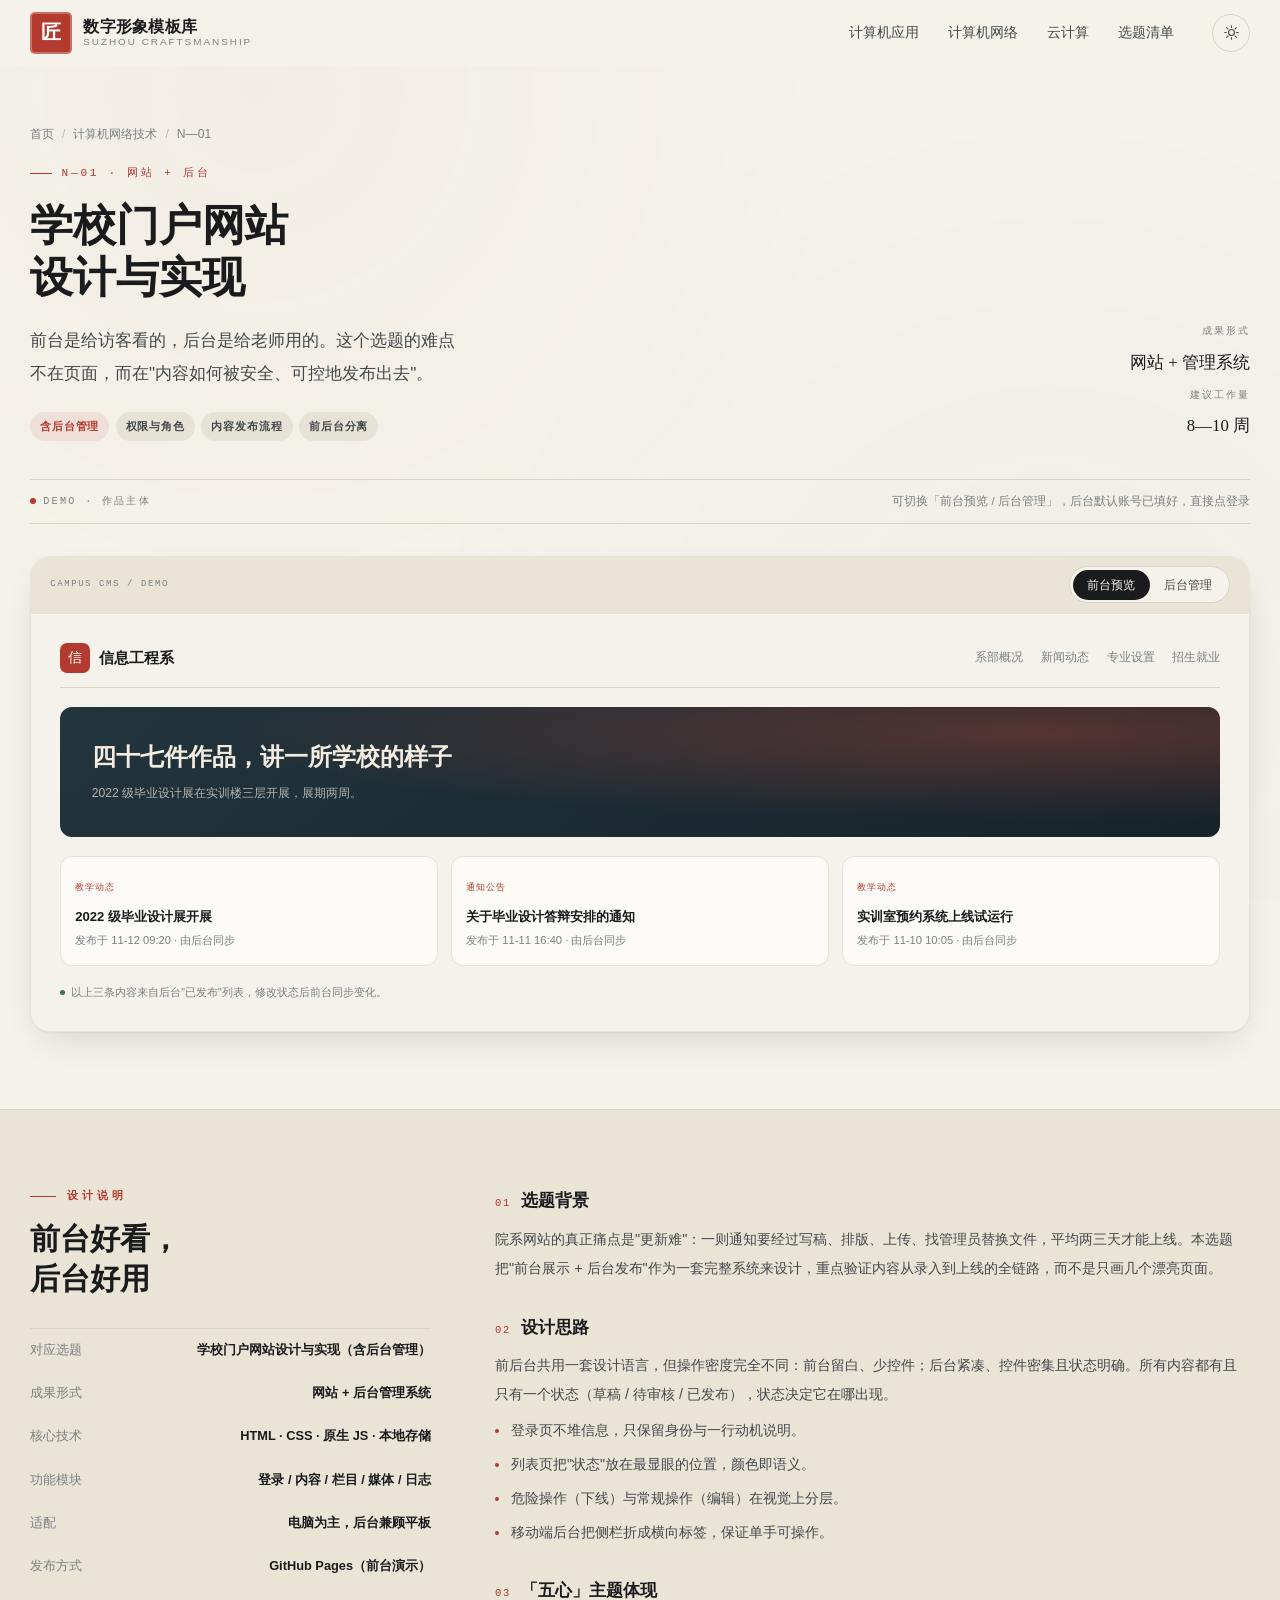
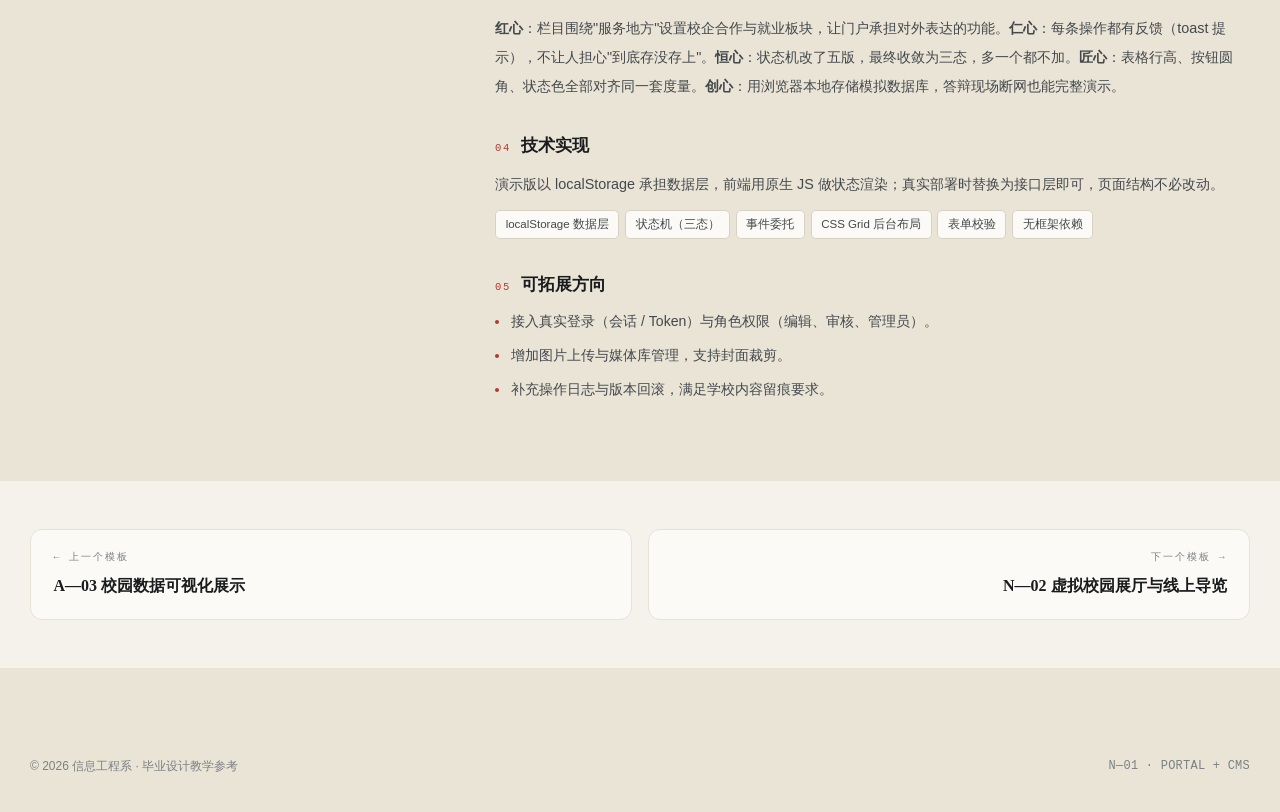
<file: net/t1.html>
<!DOCTYPE html>
<html lang="zh-CN" data-theme="light">
<head>
<meta charset="UTF-8">
<meta name="viewport" content="width=device-width,initial-scale=1,viewport-fit=cover">
<title>N—01 学校门户网站设计与实现（含后台管理） · 数字形象模板库</title>
<meta name="description" content="计算机网络技术 N—01 模板：门户网站 + 内容后台管理系统，含登录、内容发布、栏目管理、媒体库与发布日志。">
<meta name="theme-color" content="#F5F2EB">
<link rel="icon" href="../favicon.svg" type="image/svg+xml">
<link rel="stylesheet" href="../assets/css/base.css">
<link rel="stylesheet" href="../assets/css/template.css">
<style>
/* ===== N—01 专属：门户 + 后台 ===== */
.d-cms{
  background:var(--bg-elev);border:1px solid var(--line-soft);border-radius:var(--r-lg);
  overflow:hidden;box-shadow:var(--shadow);
}
.c-bar{
  display:flex;align-items:center;gap:.6rem;padding:.6rem clamp(.8rem,2vw,1.2rem);
  border-bottom:1px solid var(--line-soft);background:var(--bg-deep);flex-wrap:wrap;
}
.c-bar__t{font-family:var(--mono);font-size:.56rem;letter-spacing:.18em;color:var(--fg-3);margin-right:auto}
.c-seg{display:flex;background:var(--bg);border:1px solid var(--line);border-radius:999px;padding:.15rem}
.c-seg button{font:inherit;font-size:.72rem;padding:.32rem .9rem;border-radius:999px;color:var(--fg-2);transition:background .3s,color .3s}
.c-seg button.is-on{background:var(--fg);color:var(--bg)}

.c-view{display:none}
.c-view.is-on{display:block}

/* 前台预览 */
.c-front{padding:clamp(1rem,2.6vw,1.8rem);background:var(--bg)}
.c-front__hd{display:flex;justify-content:space-between;align-items:center;gap:1rem;border-bottom:1px solid var(--line);padding-bottom:.9rem;margin-bottom:1.2rem}
.c-front__logo{display:flex;align-items:center;gap:.6rem}
.c-front__logo i{width:30px;height:30px;border-radius:7px;background:var(--accent);color:#fff;display:grid;place-items:center;font-family:var(--serif);font-size:.9rem;font-style:normal}
.c-front__logo b{font-family:var(--serif);font-size:.95rem}
.c-front__nav{display:flex;gap:1.1rem;font-size:.76rem;color:var(--fg-3)}
.c-front__hero{
  border-radius:var(--r);padding:clamp(1.2rem,3vw,2rem);color:#F3EDE1;margin-bottom:1.2rem;
  background:linear-gradient(140deg,#22343C,#16232A);position:relative;overflow:hidden;
}
.c-front__hero::after{content:"";position:absolute;inset:0;background:radial-gradient(ellipse at 85% 20%,rgba(198,75,57,.35),transparent 60%)}
.c-front__hero h3{font-family:var(--serif);font-size:clamp(1.1rem,2.2vw,1.5rem);font-weight:600;line-height:1.5;position:relative;z-index:2}
.c-front__hero p{font-size:.76rem;color:rgba(243,237,225,.7);margin-top:.5rem;position:relative;z-index:2}
.c-front__list{display:grid;grid-template-columns:repeat(3,1fr);gap:.8rem}
.c-front__card{border:1px solid var(--line-soft);border-radius:var(--r);padding:.9rem;background:var(--bg-elev)}
.c-front__card span{font-family:var(--mono);font-size:.58rem;color:var(--accent);letter-spacing:.1em}
.c-front__card h4{font-size:.82rem;margin:.4rem 0 .3rem;line-height:1.6}
.c-front__card p{font-size:.7rem;color:var(--fg-3);line-height:1.7}
.c-front__note{margin-top:1.1rem;font-size:.66rem;color:var(--fg-3);display:flex;align-items:center;gap:.4rem}
.c-front__note::before{content:"";width:5px;height:5px;border-radius:50%;background:var(--jade);flex:none}

/* 登录 */
.c-login{display:grid;place-items:center;padding:clamp(2rem,6vw,4rem) 1rem;background:
  radial-gradient(ellipse at 50% 0%,var(--bg-deep),var(--bg) 70%)}
.c-login__box{width:min(100%,340px);border:1px solid var(--line);border-radius:var(--r-lg);background:var(--bg-elev);padding:1.6rem;box-shadow:var(--shadow)}
.c-login__box h3{font-family:var(--serif);font-size:1.1rem;text-align:center}
.c-login__box p{font-size:.68rem;color:var(--fg-3);text-align:center;margin:.4rem 0 1.4rem}
.c-field{margin-bottom:.8rem}
.c-field label{display:block;font-size:.66rem;color:var(--fg-3);margin-bottom:.3rem;letter-spacing:.04em}
.c-field input{width:100%;font:inherit;font-size:.8rem;padding:.55rem .7rem;border:1px solid var(--line);border-radius:8px;background:var(--bg);color:var(--fg);outline:none;transition:border-color .25s}
.c-field input:focus{border-color:var(--accent)}
.c-login__tip{font-size:.62rem;color:var(--fg-3);text-align:center;margin-top:.9rem;font-family:var(--mono)}

/* 后台 */
.c-app{display:grid;grid-template-columns:186px 1fr;min-height:520px;background:var(--bg)}
.c-side{background:#151E24;color:#C9CFD3;padding:1rem .7rem;display:flex;flex-direction:column;gap:.2rem}
.c-side__logo{display:flex;align-items:center;gap:.5rem;padding:.4rem .5rem 1rem;color:#F3EDE1}
.c-side__logo i{width:24px;height:24px;border-radius:6px;background:var(--accent);color:#fff;display:grid;place-items:center;font-family:var(--serif);font-size:.8rem;font-style:normal}
.c-side__logo b{font-size:.78rem;font-weight:600;letter-spacing:.04em}
.c-side a{
  display:flex;align-items:center;gap:.55rem;padding:.55rem .6rem;border-radius:7px;
  font-size:.76rem;color:#9AA6AC;transition:background .25s,color .25s;cursor:pointer;
}
.c-side a svg{width:14px;height:14px;flex:none;opacity:.85}
.c-side a:hover{background:rgba(255,255,255,.06);color:#E7EBED}
.c-side a.is-on{background:rgba(179,58,47,.22);color:#F3EDE1}
.c-side__foot{margin-top:auto;font-size:.6rem;color:#6E7A80;padding:.6rem .5rem 0;border-top:1px solid rgba(255,255,255,.07)}

.c-main{display:flex;flex-direction:column;min-width:0}
.c-top{
  display:flex;align-items:center;gap:.8rem;padding:.7rem clamp(.8rem,2vw,1.2rem);
  border-bottom:1px solid var(--line-soft);background:var(--bg-elev);
}
.c-top__crumb{font-size:.72rem;color:var(--fg-3)}
.c-top__crumb b{color:var(--fg);font-weight:600}
.c-top__user{margin-left:auto;display:flex;align-items:center;gap:.45rem;font-size:.72rem;color:var(--fg-2)}
.c-top__user i{width:24px;height:24px;border-radius:50%;background:var(--bg-deep);display:grid;place-items:center;font-size:.6rem;font-style:normal;color:var(--fg-2)}

.c-body{padding:clamp(.9rem,2.2vw,1.3rem);display:flex;flex-direction:column;gap:.9rem;overflow:hidden}
.c-stats{display:grid;grid-template-columns:repeat(4,1fr);gap:.6rem}
.c-stat{border:1px solid var(--line-soft);border-radius:var(--r);padding:.7rem .8rem;background:var(--bg-elev)}
.c-stat em{font-style:normal;font-size:.62rem;color:var(--fg-3)}
.c-stat b{display:block;font-family:var(--serif);font-size:1.2rem;margin-top:.2rem}
.c-stat u{text-decoration:none;font-size:.58rem;color:var(--jade)}

.c-toolbar{display:flex;align-items:center;gap:.5rem;flex-wrap:wrap}
.c-btn{
  font:inherit;font-size:.72rem;padding:.42rem .8rem;border-radius:7px;border:1px solid var(--line);
  background:var(--bg-elev);color:var(--fg-2);transition:.25s;white-space:nowrap;
}
.c-btn:hover{border-color:var(--fg-3);color:var(--fg)}
.c-btn--pri{background:var(--accent);border-color:var(--accent);color:#fff}
.c-btn--pri:hover{background:#9C3128;border-color:#9C3128;color:#fff}
.c-btn--sm{padding:.24rem .55rem;font-size:.66rem;border-radius:5px}
.c-toolbar .sp{margin-left:auto;font-size:.66rem;color:var(--fg-3)}

.c-tablewrap{border:1px solid var(--line-soft);border-radius:var(--r);overflow:auto;background:var(--bg-elev)}
table.c-tb{width:100%;border-collapse:collapse;min-width:560px}
.c-tb th{
  text-align:left;font-size:.62rem;font-weight:500;color:var(--fg-3);letter-spacing:.08em;
  padding:.6rem .7rem;border-bottom:1px solid var(--line);background:var(--bg);white-space:nowrap;
}
.c-tb td{padding:.62rem .7rem;border-bottom:1px solid var(--line-soft);font-size:.74rem;vertical-align:middle}
.c-tb tr:last-child td{border-bottom:0}
.c-tb tr:hover td{background:var(--accent-soft)}
.c-tb .t{font-weight:600;color:var(--fg);line-height:1.5}
.c-tb .cat{font-size:.66rem;color:var(--fg-3)}
.c-tb .tm{font-family:var(--mono);font-size:.62rem;color:var(--fg-3);white-space:nowrap}
.c-tb .op{white-space:nowrap;display:flex;gap:.3rem}
.chip{display:inline-flex;align-items:center;gap:.25rem;font-size:.6rem;padding:.13rem .42rem;border-radius:999px;white-space:nowrap}
.chip::before{content:"";width:4px;height:4px;border-radius:50%;background:currentColor}
.chip--pub{background:rgba(63,110,94,.12);color:#3F6E5E}
.chip--draft{background:rgba(168,135,79,.14);color:#8A6C3A}
.chip--wait{background:rgba(179,58,47,.1);color:#B33A2F}

/* 弹窗 */
.c-modal{position:absolute;inset:0;background:rgba(16,22,26,.5);display:none;place-items:center;padding:1rem;z-index:20}
.c-modal.is-on{display:grid}
.c-modal__box{width:min(100%,420px);background:var(--bg-elev);border-radius:var(--r-lg);padding:1.2rem;border:1px solid var(--line)}
.c-modal__box h3{font-family:var(--serif);font-size:1rem;margin-bottom:1rem}
.c-modal__box textarea{
  width:100%;font:inherit;font-size:.78rem;padding:.55rem .7rem;border:1px solid var(--line);
  border-radius:8px;background:var(--bg);color:var(--fg);outline:none;resize:vertical;min-height:70px;
}
.c-modal__box textarea:focus{border-color:var(--accent)}
.c-modal__foot{display:flex;gap:.5rem;justify-content:flex-end;margin-top:1rem}
.c-stage{position:relative}

/* toast */
.c-toast{
  position:absolute;left:50%;bottom:1.2rem;transform:translate(-50%,14px);
  background:var(--fg);color:var(--bg);font-size:.72rem;padding:.5rem .9rem;border-radius:999px;
  opacity:0;pointer-events:none;transition:.35s var(--ease);z-index:30;white-space:nowrap;
}
.c-toast.is-on{opacity:1;transform:translate(-50%,0)}

@media (max-width:820px){
  .c-app{grid-template-columns:1fr}
  .c-side{flex-direction:row;overflow-x:auto;padding:.6rem;gap:.3rem;align-items:center}
  .c-side__logo,.c-side__foot{display:none}
  .c-side a{white-space:nowrap;padding:.4rem .6rem}
  .c-stats{grid-template-columns:1fr 1fr}
  .c-front__list{grid-template-columns:1fr}
  .c-front__nav{display:none}
  .c-side a span{display:none}
  .c-side a{padding:.5rem}
}
</style>
</head>
<body class="major-net">

<div class="progress" aria-hidden="true"></div>

<header class="nav">
  <div class="nav__in">
    <a class="brand" href="../index.html">
      <span class="seal">匠</span>
      <span class="brand__txt"><b>数字形象模板库</b><span>SUZHOU CRAFTSMANSHIP</span></span>
    </a>
    <nav class="nav__links" aria-label="主导航">
      <a href="../index.html#major-app">计算机应用</a>
      <a href="../index.html#major-net">计算机网络</a>
      <a href="../index.html#major-cloud">云计算</a>
      <a href="../index.html#topics">选题清单</a>
    </nav>
    <div class="nav__tools">
      <button class="icon-btn theme-btn" aria-label="切换深浅色">
        <svg class="sun" viewBox="0 0 24 24" fill="none" stroke="currentColor" stroke-width="1.6" stroke-linecap="round"><circle cx="12" cy="12" r="4.2"/><path d="M12 2.5v2.2M12 19.3v2.2M2.5 12h2.2M19.3 12h2.2M5.2 5.2l1.6 1.6M17.2 17.2l1.6 1.6M18.8 5.2l-1.6 1.6M6.8 17.2l-1.6 1.6"/></svg>
        <svg class="moon" viewBox="0 0 24 24" fill="none" stroke="currentColor" stroke-width="1.6" stroke-linecap="round"><path d="M20.5 14.6A8.6 8.6 0 1 1 9.4 3.5a6.9 6.9 0 0 0 11.1 11.1Z"/></svg>
      </button>
      <button class="icon-btn burger" aria-label="菜单" aria-expanded="false" aria-controls="drawer">
        <svg viewBox="0 0 24 24" fill="none" stroke="currentColor" stroke-width="1.7" stroke-linecap="round"><path d="M4 7h16M4 12h16M4 17h16"/></svg>
      </button>
    </div>
  </div>
</header>
<div class="drawer" id="drawer">
  <a href="../index.html">返回首页 <span>HOME</span></a>
  <a href="../index.html#major-app">计算机应用技术 <span>APP</span></a>
  <a href="../index.html#major-net">计算机网络技术 <span>NET</span></a>
  <a href="../index.html#major-cloud">云计算技术应用 <span>CLOUD</span></a>
  <a href="../index.html#topics">选题清单 <span>TOPIC</span></a>
  <div class="drawer__foot">N—01 · 门户 + 后台管理</div>
</div>

<main>
<section class="thead">
  <div class="wrap">
    <nav class="crumb"><a href="../index.html">首页</a><i>/</i><a href="../index.html#major-net">计算机网络技术</a><i>/</i><span>N—01</span></nav>
    <div class="thead__row">
      <div>
        <p class="thead__no"><i></i>N—01 · 网站 + 后台</p>
        <h1 class="h1">学校门户网站<br>设计与实现</h1>
        <p class="lede thead__sub">前台是给访客看的，后台是给老师用的。这个选题的难点不在页面，而在"内容如何被安全、可控地发布出去"。</p>
        <div class="thead__tags">
          <span class="tag tag--accent">含后台管理</span>
          <span class="tag">权限与角色</span>
          <span class="tag">内容发布流程</span>
          <span class="tag">前后台分离</span>
        </div>
      </div>
      <div class="thead__side">
        <span class="k">成果形式</span>
        <span class="v">网站 + 管理系统</span>
        <span class="k">建议工作量</span>
        <span class="v">8—10 周</span>
      </div>
    </div>
  </div>
</section>

<article class="demo">
  <div class="wrap">
    <div class="demo__bar">
      <span class="lbl">DEMO · 作品主体</span>
      <span class="hint">可切换「前台预览 / 后台管理」，后台默认账号已填好，直接点登录</span>
    </div>

    <div class="d-cms">
      <div class="c-bar">
        <span class="c-bar__t">CAMPUS CMS / DEMO</span>
        <div class="c-seg" role="tablist">
          <button class="is-on" data-view="front" role="tab">前台预览</button>
          <button data-view="admin" role="tab">后台管理</button>
        </div>
      </div>

      <div class="c-stage">
        <!-- 前台 -->
        <div class="c-view is-on" id="viewFront">
          <div class="c-front">
            <div class="c-front__hd">
              <div class="c-front__logo"><i>信</i><b>信息工程系</b></div>
              <div class="c-front__nav"><span>系部概况</span><span>新闻动态</span><span>专业设置</span><span>招生就业</span></div>
            </div>
            <div class="c-front__hero">
              <h3>四十七件作品，讲一所学校的样子</h3>
              <p>2022 级毕业设计展在实训楼三层开展，展期两周。</p>
            </div>
            <div class="c-front__list" id="frontList">
              <div class="c-front__card"><span>通知公告</span><h4>关于毕业设计答辩安排的通知</h4><p>请各专业于 11 月 20 日前提交答辩分组名单。</p></div>
              <div class="c-front__card"><span>教学动态</span><h4>实训室预约系统上线试运行</h4><p>支持机房、设备、工位三类资源的在线预约。</p></div>
              <div class="c-front__card"><span>校企合作</span><h4>与本地云服务企业共建课程</h4><p>企业工程师走进课堂，把真实工单拆成教学任务。</p></div>
            </div>
            <p class="c-front__note">以上三条内容来自后台"已发布"列表，修改状态后前台同步变化。</p>
          </div>
        </div>

        <!-- 后台 -->
        <div class="c-view" id="viewAdmin">
          <div class="c-login" id="loginPanel">
            <form class="c-login__box" id="loginForm">
              <h3>内容管理后台</h3>
              <p>信息工程系 · 站点管理</p>
              <div class="c-field"><label for="u">账号</label><input id="u" value="admin" autocomplete="username"></div>
              <div class="c-field"><label for="p">密码</label><input id="p" type="password" value="demo123" autocomplete="current-password"></div>
              <button class="c-btn c-btn--pri" type="submit" style="width:100%;padding:.6rem;margin-top:.4rem">登 录</button>
              <p class="c-login__tip">演示账号 admin / demo123</p>
            </form>
          </div>

          <div class="c-app" id="adminApp" hidden>
            <aside class="c-side">
              <div class="c-side__logo"><i>信</i><b>信息工程系 CMS</b></div>
              <a class="is-on"><svg viewBox="0 0 24 24" fill="none" stroke="currentColor" stroke-width="1.8"><path d="M4 11l8-7 8 7v9H4z"/></svg><span>概览</span></a>
              <a><svg viewBox="0 0 24 24" fill="none" stroke="currentColor" stroke-width="1.8"><path d="M5 5h14v14H5z"/><path d="M8 9h8M8 13h5"/></svg><span>内容管理</span></a>
              <a><svg viewBox="0 0 24 24" fill="none" stroke="currentColor" stroke-width="1.8"><path d="M4 6h7v5H4zM13 13h7v5h-7z"/><path d="M11 8.5h2M13 15.5h-2"/></svg><span>栏目设置</span></a>
              <a><svg viewBox="0 0 24 24" fill="none" stroke="currentColor" stroke-width="1.8"><rect x="4" y="5" width="16" height="14" rx="2"/><circle cx="9" cy="10" r="1.6"/><path d="M5 17l5-4 4 3 3-2 2 2"/></svg><span>媒体库</span></a>
              <a><svg viewBox="0 0 24 24" fill="none" stroke="currentColor" stroke-width="1.8"><path d="M12 4v10m0 0l-3.2-3.2M12 14l3.2-3.2"/><path d="M5 18h14"/></svg><span>发布记录</span></a>
              <a><svg viewBox="0 0 24 24" fill="none" stroke="currentColor" stroke-width="1.8"><circle cx="12" cy="12" r="3"/><path d="M12 3v3m0 12v3M3 12h3m12 0h3"/></svg><span>系统设置</span></a>
              <div class="c-side__foot">v1.0 · 演示数据</div>
            </aside>

            <div class="c-main">
              <div class="c-top">
                <div class="c-top__crumb">后台管理 <b>/ 内容管理</b></div>
                <div class="c-top__user"><i>管</i>管理员</div>
              </div>
              <div class="c-body">
                <div class="c-stats">
                  <div class="c-stat"><em>已发布</em><b id="stPub">3</b><u>前台可见</u></div>
                  <div class="c-stat"><em>草稿</em><b id="stDraft">2</b><u>未对外</u></div>
                  <div class="c-stat"><em>待审核</em><b id="stWait">1</b><u>需系主任确认</u></div>
                  <div class="c-stat"><em>本周新增</em><b>6</b><u>+2</u></div>
                </div>

                <div class="c-toolbar">
                  <button class="c-btn c-btn--pri" id="btnNew">＋ 新建内容</button>
                  <button class="c-btn" id="btnRefresh">同步前台</button>
                  <span class="sp">共 <b id="rows">6</b> 条内容</span>
                </div>

                <div class="c-tablewrap">
                  <table class="c-tb">
                    <thead>
                      <tr><th style="width:44%">标题</th><th>栏目</th><th>状态</th><th>更新时间</th><th style="text-align:right">操作</th></tr>
                    </thead>
                    <tbody id="tbody">
                      <tr data-st="pub"><td class="t">2022 级毕业设计展开展</td><td class="cat">教学动态</td><td><span class="chip chip--pub">已发布</span></td><td class="tm">11-12 09:20</td><td><div class="op"><button class="c-btn c-btn--sm" data-act="edit">编辑</button><button class="c-btn c-btn--sm" data-act="off">下线</button></div></td></tr>
                      <tr data-st="pub"><td class="t">关于毕业设计答辩安排的通知</td><td class="cat">通知公告</td><td><span class="chip chip--pub">已发布</span></td><td class="tm">11-11 16:40</td><td><div class="op"><button class="c-btn c-btn--sm" data-act="edit">编辑</button><button class="c-btn c-btn--sm" data-act="off">下线</button></div></td></tr>
                      <tr data-st="pub"><td class="t">实训室预约系统上线试运行</td><td class="cat">教学动态</td><td><span class="chip chip--pub">已发布</span></td><td class="tm">11-10 10:05</td><td><div class="op"><button class="c-btn c-btn--sm" data-act="edit">编辑</button><button class="c-btn c-btn--sm" data-act="off">下线</button></div></td></tr>
                      <tr data-st="draft"><td class="t">省职业院校技能大赛校内选拔</td><td class="cat">通知公告</td><td><span class="chip chip--draft">草稿</span></td><td class="tm">11-09 15:12</td><td><div class="op"><button class="c-btn c-btn--sm" data-act="edit">编辑</button><button class="c-btn c-btn--sm" data-act="pub">发布</button></div></td></tr>
                      <tr data-st="draft"><td class="t">校企合作课程建设方案（讨论稿）</td><td class="cat">校企合作</td><td><span class="chip chip--draft">草稿</span></td><td class="tm">11-08 11:30</td><td><div class="op"><button class="c-btn c-btn--sm" data-act="edit">编辑</button><button class="c-btn c-btn--sm" data-act="pub">发布</button></div></td></tr>
                      <tr data-st="wait"><td class="t">2025—2026 学年奖学金评定结果</td><td class="cat">通知公告</td><td><span class="chip chip--wait">待审核</span></td><td class="tm">11-07 09:00</td><td><div class="op"><button class="c-btn c-btn--sm" data-act="edit">编辑</button><button class="c-btn c-btn--sm" data-act="pub">通过</button></div></td></tr>
                    </tbody>
                  </table>
                </div>
              </div>
            </div>
          </div>
        </div>

        <div class="c-modal" id="modal">
          <div class="c-modal__box">
            <h3>新建内容</h3>
            <div class="c-field"><label for="nt">标题</label><input id="nt" placeholder="请输入标题"></div>
            <div class="c-field"><label for="nc">栏目</label><input id="nc" placeholder="如：通知公告 / 教学动态" value="通知公告"></div>
            <div class="c-field"><label for="nb">正文摘要</label><textarea id="nb" placeholder="一两句话说明这条内容"></textarea></div>
            <div class="c-modal__foot">
              <button class="c-btn" id="btnCancel">取消</button>
              <button class="c-btn c-btn--pri" id="btnSave">保存为草稿</button>
            </div>
          </div>
        </div>

        <div class="c-toast" id="toast">已同步</div>
      </div>
    </div>
  </div>
</article>

<section class="spec">
  <div class="wrap spec__grid">
    <aside class="spec__aside">
      <p class="eyebrow">设计说明</p>
      <h2 class="h2" style="margin-top:.9rem">前台好看，<br>后台好用</h2>
      <ul class="spec__facts">
        <li><span>对应选题</span><b>学校门户网站设计与实现（含后台管理）</b></li>
        <li><span>成果形式</span><b>网站 + 后台管理系统</b></li>
        <li><span>核心技术</span><b>HTML · CSS · 原生 JS · 本地存储</b></li>
        <li><span>功能模块</span><b>登录 / 内容 / 栏目 / 媒体 / 日志</b></li>
        <li><span>适配</span><b>电脑为主，后台兼顾平板</b></li>
        <li><span>发布方式</span><b>GitHub Pages（前台演示）</b></li>
      </ul>
    </aside>
    <div class="spec__body">
      <div class="spec__item reveal">
        <h3><em>01</em>选题背景</h3>
        <p>院系网站的真正痛点是"更新难"：一则通知要经过写稿、排版、上传、找管理员替换文件，平均两三天才能上线。本选题把"前台展示 + 后台发布"作为一套完整系统来设计，重点验证内容从录入到上线的全链路，而不是只画几个漂亮页面。</p>
      </div>
      <div class="spec__item reveal">
        <h3><em>02</em>设计思路</h3>
        <p>前后台共用一套设计语言，但操作密度完全不同：前台留白、少控件；后台紧凑、控件密集且状态明确。所有内容都有且只有一个状态（草稿 / 待审核 / 已发布），状态决定它在哪出现。</p>
        <ul>
          <li>登录页不堆信息，只保留身份与一行动机说明。</li>
          <li>列表页把"状态"放在最显眼的位置，颜色即语义。</li>
          <li>危险操作（下线）与常规操作（编辑）在视觉上分层。</li>
          <li>移动端后台把侧栏折成横向标签，保证单手可操作。</li>
        </ul>
      </div>
      <div class="spec__item reveal">
        <h3><em>03</em>「五心」主题体现</h3>
        <p><b>红心</b>：栏目围绕"服务地方"设置校企合作与就业板块，让门户承担对外表达的功能。<b>仁心</b>：每条操作都有反馈（toast 提示），不让人担心"到底存没存上"。<b>恒心</b>：状态机改了五版，最终收敛为三态，多一个都不加。<b>匠心</b>：表格行高、按钮圆角、状态色全部对齐同一套度量。<b>创心</b>：用浏览器本地存储模拟数据库，答辩现场断网也能完整演示。</p>
      </div>
      <div class="spec__item reveal">
        <h3><em>04</em>技术实现</h3>
        <p>演示版以 localStorage 承担数据层，前端用原生 JS 做状态渲染；真实部署时替换为接口层即可，页面结构不必改动。</p>
        <div class="chips">
          <span>localStorage 数据层</span>
          <span>状态机（三态）</span>
          <span>事件委托</span>
          <span>CSS Grid 后台布局</span>
          <span>表单校验</span>
          <span>无框架依赖</span>
        </div>
      </div>
      <div class="spec__item reveal">
        <h3><em>05</em>可拓展方向</h3>
        <ul>
          <li>接入真实登录（会话 / Token）与角色权限（编辑、审核、管理员）。</li>
          <li>增加图片上传与媒体库管理，支持封面裁剪。</li>
          <li>补充操作日志与版本回滚，满足学校内容留痕要求。</li>
        </ul>
      </div>
    </div>
  </div>
</section>

<nav class="pager">
  <div class="wrap pager__in">
    <a href="../app/t3.html" class="prev">
      <span class="k">← 上一个模板</span>
      <span class="t">A—03 校园数据可视化展示</span>
    </a>
    <a href="t2.html" class="next">
      <span class="k">下一个模板 →</span>
      <span class="t">N—02 虚拟校园展厅与线上导览</span>
    </a>
  </div>
</nav>
</main>

<footer class="foot">
  <div class="wrap">
    <div class="foot__bar">
      <span>© <span data-year>2026</span> 信息工程系 · 毕业设计教学参考</span>
      <span class="mono">N—01 · PORTAL + CMS</span>
    </div>
  </div>
</footer>

<script src="../assets/js/base.js"></script>
<script>
(function(){
  var viewBtns = document.querySelectorAll('.c-seg button');
  var views = { front: document.getElementById('viewFront'), admin: document.getElementById('viewAdmin') };
  viewBtns.forEach(function(b){
    b.addEventListener('click', function(){
      viewBtns.forEach(function(x){ x.classList.remove('is-on'); });
      b.classList.add('is-on');
      Object.keys(views).forEach(function(k){ views[k].classList.toggle('is-on', k === b.dataset.view); });
    });
  });

  var toast = document.getElementById('toast');
  var tmr;
  function say(msg){
    toast.textContent = msg;
    toast.classList.add('is-on');
    clearTimeout(tmr);
    tmr = setTimeout(function(){ toast.classList.remove('is-on'); }, 1800);
  }

  /* 登录 */
  document.getElementById('loginForm').addEventListener('submit', function(e){
    e.preventDefault();
    var u = document.getElementById('u').value.trim(), p = document.getElementById('p').value;
    if(u === 'admin' && p === 'demo123'){
      document.getElementById('loginPanel').style.display = 'none';
      document.getElementById('adminApp').hidden = false;
      say('登录成功，欢迎回来');
    } else {
      say('账号或密码不正确（admin / demo123）');
    }
  });

  /* 表格操作 */
  var tbody = document.getElementById('tbody');
  var map = {
    pub:   { html:'<span class="chip chip--pub">已发布</span>',   btn:'<button class="c-btn c-btn--sm" data-act="edit">编辑</button><button class="c-btn c-btn--sm" data-act="off">下线</button>' },
    draft: { html:'<span class="chip chip--draft">草稿</span>',   btn:'<button class="c-btn c-btn--sm" data-act="edit">编辑</button><button class="c-btn c-btn--sm" data-act="pub">发布</button>' },
    wait:  { html:'<span class="chip chip--wait">待审核</span>',  btn:'<button class="c-btn c-btn--sm" data-act="edit">编辑</button><button class="c-btn c-btn--sm" data-act="pub">通过</button>' }
  };
  function now(){
    var d = new Date();
    return (d.getMonth()+1 < 10 ? '0' : '') + (d.getMonth()+1) + '-' + (d.getDate() < 10 ? '0' : '') + d.getDate()
      + ' ' + (d.getHours() < 10 ? '0' : '') + d.getHours() + ':' + (d.getMinutes() < 10 ? '0' : '') + d.getMinutes();
  }
  function setRow(tr, st){
    tr.dataset.st = st;
    tr.children[2].innerHTML = map[st].html;
    tr.querySelector('.op').innerHTML = map[st].btn;
    tr.children[3].textContent = now();
  }
  function counts(){
    var pub = 0, dr = 0, wt = 0;
    [].forEach.call(tbody.rows, function(tr){
      if(tr.dataset.st === 'pub') pub++;
      else if(tr.dataset.st === 'draft') dr++;
      else wt++;
    });
    document.getElementById('stPub').textContent = pub;
    document.getElementById('stDraft').textContent = dr;
    document.getElementById('stWait').textContent = wt;
    document.getElementById('rows').textContent = tbody.rows.length;
    /* 前台只渲染已发布 */
    var fl = document.getElementById('frontList');
    fl.innerHTML = '';
    var i = 0;
    [].forEach.call(tbody.rows, function(tr){
      if(tr.dataset.st !== 'pub' || i >= 3) return;
      i++;
      var title = tr.querySelector('.t').textContent;
      var cat = tr.querySelector('.cat').textContent;
      var el = document.createElement('div');
      el.className = 'c-front__card';
      el.innerHTML = '<span></span><h4></h4><p>发布于 ' + tr.children[3].textContent + ' · 由后台同步</p>';
      el.querySelector('span').textContent = cat;
      el.querySelector('h4').textContent = title;
      fl.appendChild(el);
    });
  }
  tbody.addEventListener('click', function(e){
    var btn = e.target.closest('button[data-act]');
    if(!btn) return;
    var tr = btn.closest('tr'), act = btn.dataset.act;
    if(act === 'edit'){ say('已打开编辑「' + tr.querySelector('.t').textContent + '」'); return; }
    if(act === 'off'){ setRow(tr, 'draft'); say('已下线，转入草稿箱'); }
    if(act === 'pub'){ setRow(tr, 'pub'); say('已发布，前台同步更新'); }
    counts();
  });

  /* 新建 */
  var modal = document.getElementById('modal');
  document.getElementById('btnNew').addEventListener('click', function(){
    document.getElementById('nt').value = '';
    document.getElementById('nb').value = '';
    modal.classList.add('is-on');
    document.getElementById('nt').focus();
  });
  document.getElementById('btnCancel').addEventListener('click', function(){ modal.classList.remove('is-on'); });
  document.getElementById('btnSave').addEventListener('click', function(){
    var t = document.getElementById('nt').value.trim() || '未命名内容';
    var c = document.getElementById('nc').value.trim() || '通知公告';
    var tr = document.createElement('tr');
    tr.dataset.st = 'draft';
    tr.innerHTML = '<td class="t"></td><td class="cat"></td><td></td><td class="tm">' + now() + '</td>'
      + '<td><div class="op">' + map.draft.btn + '</div></td>';
    tr.querySelector('.t').textContent = t;
    tr.querySelector('.cat').textContent = c;
    tr.children[2].innerHTML = map.draft.html;
    tbody.insertBefore(tr, tbody.firstChild);
    modal.classList.remove('is-on');
    counts();
    say('已保存为草稿');
  });
  document.getElementById('btnRefresh').addEventListener('click', function(){
    counts();
    say('已与前台同步');
  });

  counts();
})();
</script>
</body>
</html>
</file>
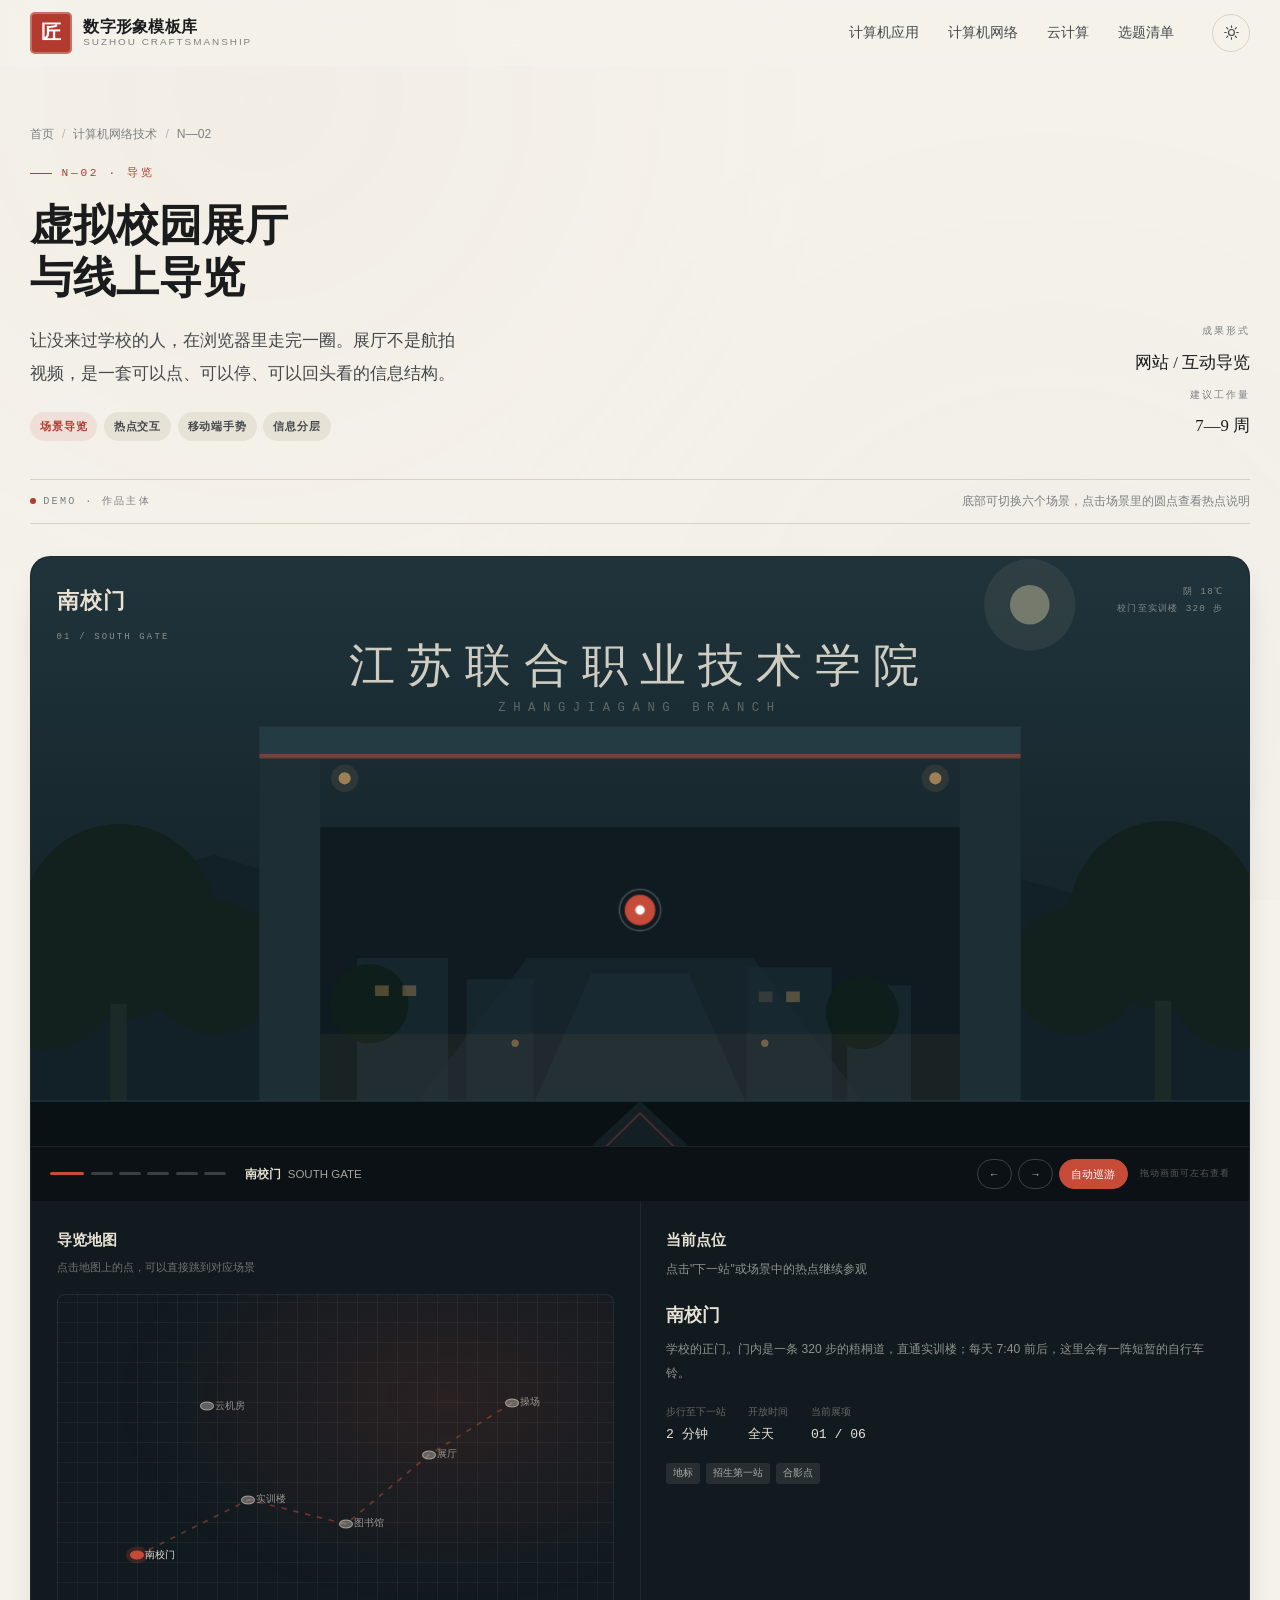
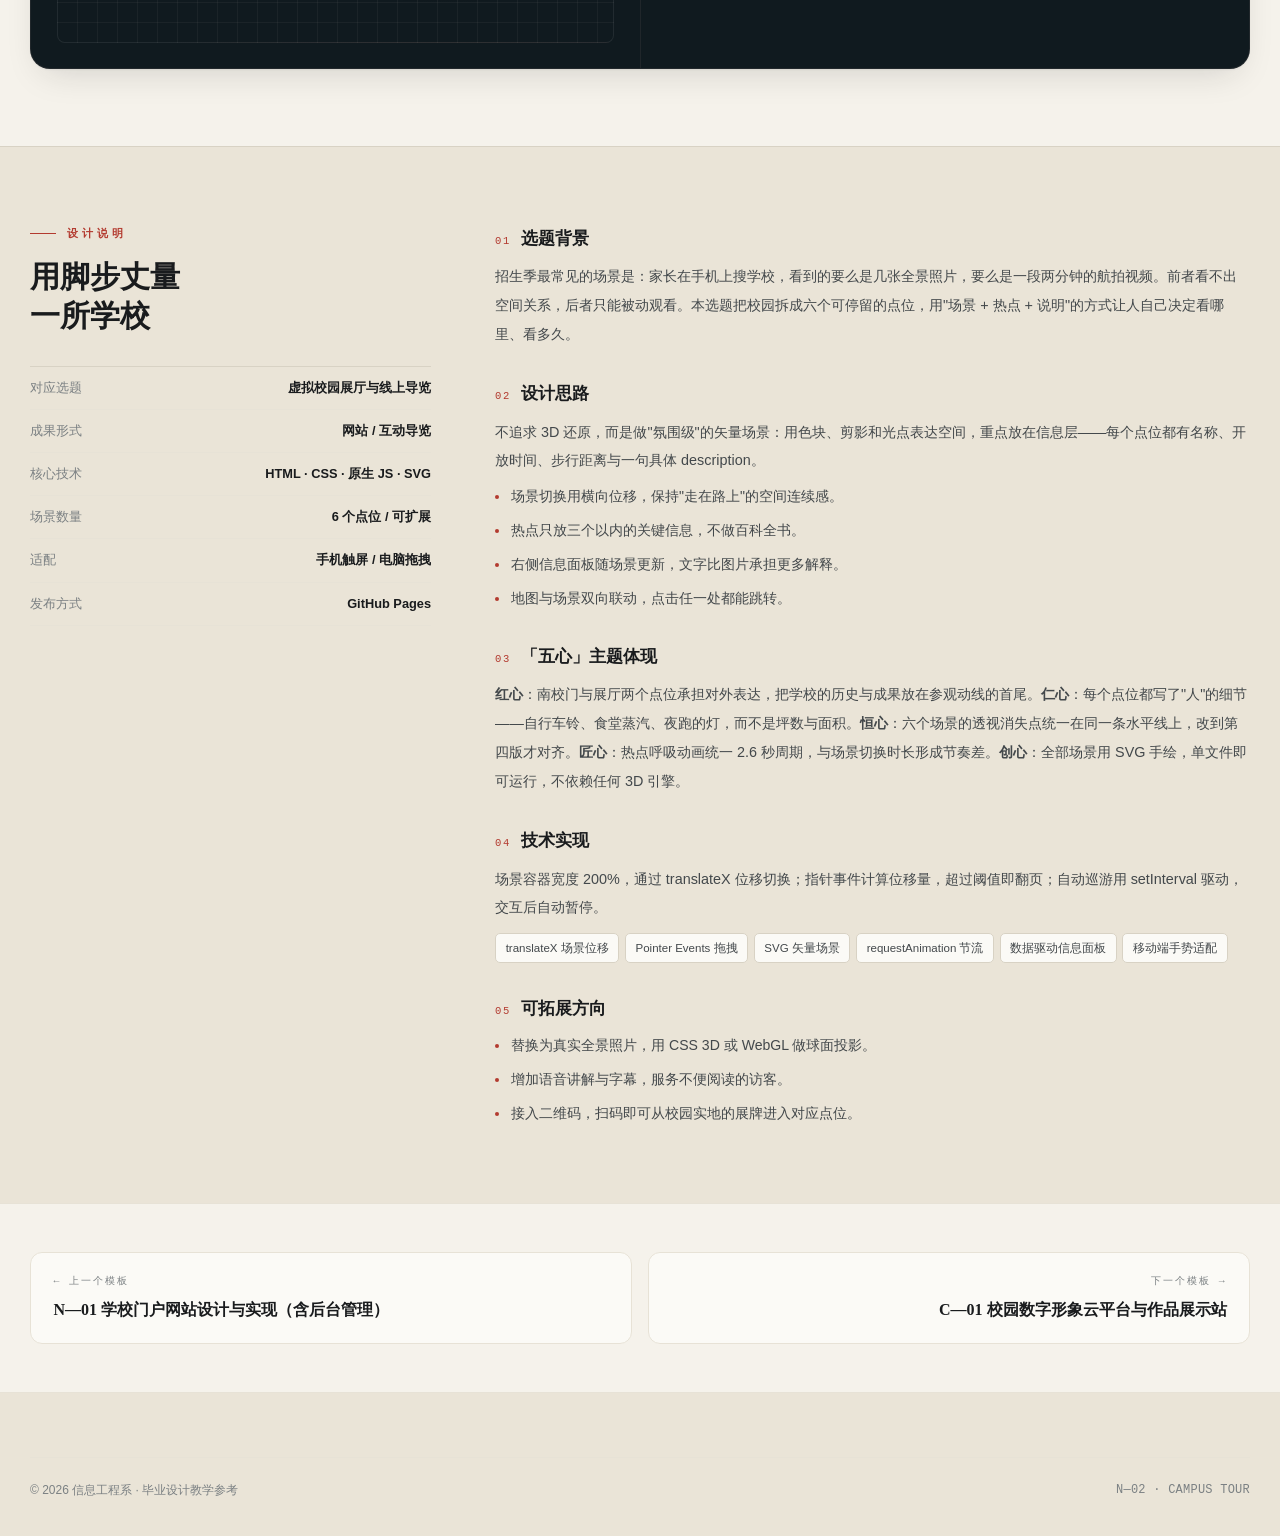
<file: net/t2.html>
<!DOCTYPE html>
<html lang="zh-CN" data-theme="light">
<head>
<meta charset="UTF-8">
<meta name="viewport" content="width=device-width,initial-scale=1,viewport-fit=cover">
<title>N—02 虚拟校园展厅与线上导览 · 数字形象模板库</title>
<meta name="description" content="计算机网络技术 N—02 模板：虚拟校园展厅与线上导览，含场景切换、热点交互、路线导览与移动端适配。">
<meta name="theme-color" content="#F5F2EB">
<link rel="icon" href="../favicon.svg" type="image/svg+xml">
<link rel="stylesheet" href="../assets/css/base.css">
<link rel="stylesheet" href="../assets/css/template.css">
<style>
/* ===== N—02 专属：虚拟展厅 ===== */
.d-tour{
  background:#0F161A;border:1px solid rgba(255,255,255,.08);border-radius:var(--r-lg);
  overflow:hidden;box-shadow:var(--shadow);color:#E8E2D5;
}
.t-stage{position:relative;height:clamp(320px,46vw,600px);overflow:hidden;cursor:grab}
.t-stage.is-drag{cursor:grabbing}
.t-world{
  position:absolute;inset:0;display:flex;width:200%;will-change:transform;
  transition:transform .9s cubic-bezier(.22,1,.36,1);
}
.t-scene{position:relative;flex:0 0 50%;width:50%;height:100%;overflow:hidden}
.t-scene svg{display:block;width:100%;height:100%}

/* 场景上的热点 */
.t-hot{
  position:absolute;transform:translate(-50%,-50%);z-index:4;
  width:26px;height:26px;border-radius:50%;border:1px solid rgba(232,226,213,.75);
  background:rgba(15,22,26,.45);backdrop-filter:blur(4px);display:grid;place-items:center;
  transition:transform .3s,background .3s,border-color .3s;
}
.t-hot::after{
  content:"";width:8px;height:8px;border-radius:50%;background:#E8E2D5;transition:.3s;
}
.t-hot:hover,.t-hot.is-on{background:#C64B39;border-color:#C64B39;transform:translate(-50%,-50%) scale(1.18)}
.t-hot:hover::after,.t-hot.is-on::after{background:#fff}
.t-hot::before{
  content:"";position:absolute;inset:-6px;border-radius:50%;border:1px solid rgba(232,226,213,.35);
  animation:pulse 2.6s ease-out infinite;
}
@keyframes pulse{0%{transform:scale(.85);opacity:.9}70%{transform:scale(1.35);opacity:0}100%{opacity:0}}

/* 场景内的浮层文字 */
.t-hud{position:absolute;left:0;right:0;top:0;padding:clamp(.9rem,2.4vw,1.6rem);display:flex;justify-content:space-between;gap:1rem;z-index:3;pointer-events:none}
.t-hud__l b{display:block;font-family:var(--serif);font-size:clamp(1rem,2.2vw,1.35rem);letter-spacing:.06em;font-weight:600}
.t-hud__l span{font-family:var(--mono);font-size:.56rem;letter-spacing:.24em;color:rgba(232,226,213,.55)}
.t-hud__r{text-align:right;font-family:var(--mono);font-size:.58rem;letter-spacing:.14em;color:rgba(232,226,213,.5);line-height:1.9}

/* 底部控制条 */
.t-ctrl{
  display:flex;align-items:center;gap:.8rem;padding:.75rem clamp(.8rem,2vw,1.2rem);
  background:#0B1114;border-top:1px solid rgba(255,255,255,.07);flex-wrap:wrap;
}
.t-ctrl__dots{display:flex;gap:.4rem;align-items:center}
.t-ctrl__dots button{
  width:22px;height:3px;border-radius:2px;background:rgba(232,226,213,.22);transition:.35s;
}
.t-ctrl__dots button.is-on{background:#C64B39;width:34px}
.t-ctrl__name{font-size:.72rem;color:rgba(232,226,213,.7);margin-left:.4rem}
.t-ctrl__name b{color:#E8E2D5;font-weight:600;margin-right:.4rem}
.t-ctrl__btns{margin-left:auto;display:flex;gap:.4rem}
.t-btn{
  font:inherit;font-size:.66rem;padding:.32rem .7rem;border-radius:999px;color:rgba(232,226,213,.8);
  border:1px solid rgba(232,226,213,.22);transition:.28s;
}
.t-btn:hover{background:rgba(232,226,213,.1);color:#fff}
.t-btn--on{background:#C64B39;border-color:#C64B39;color:#fff}
.t-hint{font-size:.58rem;color:rgba(232,226,213,.35);font-family:var(--mono);letter-spacing:.1em}

/* 地图 + 介绍 */
.t-below{display:grid;grid-template-columns:1fr 1fr;gap:1px;background:rgba(255,255,255,.07)}
.t-panel{background:#101A1F;padding:clamp(1.1rem,2.6vw,1.6rem)}
.t-panel h3{font-family:var(--serif);font-size:.95rem;margin-bottom:.3rem}
.t-panel>p{font-size:.66rem;color:rgba(232,226,213,.45);margin-bottom:1.1rem}

.t-map{position:relative;aspect-ratio:16/10;border:1px solid rgba(255,255,255,.08);border-radius:8px;overflow:hidden;background:
  radial-gradient(ellipse at 70% 30%,rgba(198,75,57,.14),transparent 60%),
  repeating-linear-gradient(0deg,transparent 0 19px,rgba(232,226,213,.05) 19px 20px),
  repeating-linear-gradient(90deg,transparent 0 19px,rgba(232,226,213,.05) 19px 20px)}
.t-map__path{position:absolute;inset:0}
.t-map__dot{
  position:absolute;transform:translate(-50%,-50%);width:9px;height:9px;border-radius:50%;
  background:rgba(232,226,213,.35);border:1px solid rgba(232,226,213,.5);transition:.3s;cursor:pointer;
}
.t-map__dot:hover{background:#E8E2D5}
.t-map__dot.is-on{background:#C64B39;border-color:#C64B39;box-shadow:0 0 0 4px rgba(198,75,57,.22)}
.t-map__dot span{
  position:absolute;left:14px;top:50%;transform:translateY(-50%);white-space:nowrap;
  font-size:.6rem;color:rgba(232,226,213,.6);pointer-events:none;
}
.t-map__dot.is-on span{color:#E8E2D5}

.t-info h4{font-family:var(--serif);font-size:1.1rem;margin-bottom:.5rem}
.t-info p{font-size:.76rem;line-height:1.95;color:rgba(232,226,213,.6)}
.t-info__kv{display:flex;gap:1.4rem;margin-top:1rem;flex-wrap:wrap}
.t-info__kv div{font-size:.62rem;color:rgba(232,226,213,.4)}
.t-info__kv b{display:block;font-family:var(--mono);font-size:.82rem;color:#E8E2D5;margin-top:.2rem;font-weight:500}
.t-info__tags{display:flex;gap:.35rem;flex-wrap:wrap;margin-top:1rem}
.t-info__tags span{font-size:.6rem;padding:.14rem .45rem;border-radius:3px;background:rgba(232,226,213,.1);color:rgba(232,226,213,.7)}

@media (max-width:820px){
  .t-below{grid-template-columns:1fr}
  .t-stage{height:clamp(260px,64vw,360px)}
  .t-hud__r{display:none}
}
</style>
</head>
<body class="major-net">

<div class="progress" aria-hidden="true"></div>

<header class="nav">
  <div class="nav__in">
    <a class="brand" href="../index.html">
      <span class="seal">匠</span>
      <span class="brand__txt"><b>数字形象模板库</b><span>SUZHOU CRAFTSMANSHIP</span></span>
    </a>
    <nav class="nav__links" aria-label="主导航">
      <a href="../index.html#major-app">计算机应用</a>
      <a href="../index.html#major-net">计算机网络</a>
      <a href="../index.html#major-cloud">云计算</a>
      <a href="../index.html#topics">选题清单</a>
    </nav>
    <div class="nav__tools">
      <button class="icon-btn theme-btn" aria-label="切换深浅色">
        <svg class="sun" viewBox="0 0 24 24" fill="none" stroke="currentColor" stroke-width="1.6" stroke-linecap="round"><circle cx="12" cy="12" r="4.2"/><path d="M12 2.5v2.2M12 19.3v2.2M2.5 12h2.2M19.3 12h2.2M5.2 5.2l1.6 1.6M17.2 17.2l1.6 1.6M18.8 5.2l-1.6 1.6M6.8 17.2l-1.6 1.6"/></svg>
        <svg class="moon" viewBox="0 0 24 24" fill="none" stroke="currentColor" stroke-width="1.6" stroke-linecap="round"><path d="M20.5 14.6A8.6 8.6 0 1 1 9.4 3.5a6.9 6.9 0 0 0 11.1 11.1Z"/></svg>
      </button>
      <button class="icon-btn burger" aria-label="菜单" aria-expanded="false" aria-controls="drawer">
        <svg viewBox="0 0 24 24" fill="none" stroke="currentColor" stroke-width="1.7" stroke-linecap="round"><path d="M4 7h16M4 12h16M4 17h16"/></svg>
      </button>
    </div>
  </div>
</header>
<div class="drawer" id="drawer">
  <a href="../index.html">返回首页 <span>HOME</span></a>
  <a href="../index.html#major-app">计算机应用技术 <span>APP</span></a>
  <a href="../index.html#major-net">计算机网络技术 <span>NET</span></a>
  <a href="../index.html#major-cloud">云计算技术应用 <span>CLOUD</span></a>
  <a href="../index.html#topics">选题清单 <span>TOPIC</span></a>
  <div class="drawer__foot">N—02 · 虚拟展厅导览</div>
</div>

<main>
<section class="thead">
  <div class="wrap">
    <nav class="crumb"><a href="../index.html">首页</a><i>/</i><a href="../index.html#major-net">计算机网络技术</a><i>/</i><span>N—02</span></nav>
    <div class="thead__row">
      <div>
        <p class="thead__no"><i></i>N—02 · 导览</p>
        <h1 class="h1">虚拟校园展厅<br>与线上导览</h1>
        <p class="lede thead__sub">让没来过学校的人，在浏览器里走完一圈。展厅不是航拍视频，是一套可以点、可以停、可以回头看的信息结构。</p>
        <div class="thead__tags">
          <span class="tag tag--accent">场景导览</span>
          <span class="tag">热点交互</span>
          <span class="tag">移动端手势</span>
          <span class="tag">信息分层</span>
        </div>
      </div>
      <div class="thead__side">
        <span class="k">成果形式</span>
        <span class="v">网站 / 互动导览</span>
        <span class="k">建议工作量</span>
        <span class="v">7—9 周</span>
      </div>
    </div>
  </div>
</section>

<article class="demo">
  <div class="wrap">
    <div class="demo__bar">
      <span class="lbl">DEMO · 作品主体</span>
      <span class="hint">底部可切换六个场景，点击场景里的圆点查看热点说明</span>
    </div>

    <div class="d-tour">
      <div class="t-stage" id="stage">
        <div class="t-world" id="world">

          <!-- 场景 1 校门 -->
          <div class="t-scene" data-name="南校门" data-en="SOUTH GATE">
            <svg viewBox="0 0 800 520" preserveAspectRatio="xMidYMid slice">
              <defs>
                <linearGradient id="sky1" x1="0" y1="0" x2="0" y2="1">
                  <stop offset="0" stop-color="#233840"/><stop offset=".55" stop-color="#16252C"/><stop offset="1" stop-color="#0E1A1F"/>
                </linearGradient>
                <linearGradient id="grd1" x1="0" y1="0" x2="0" y2="1">
                  <stop offset="0" stop-color="#1B2A30"/><stop offset="1" stop-color="#0A1114"/>
                </linearGradient>
              </defs>
              <rect width="800" height="520" fill="url(#sky1)"/>
              <!-- 月亮 -->
              <circle cx="656" cy="98" r="30" fill="#E8D9B0" opacity=".07"/>
              <circle cx="656" cy="98" r="13" fill="#E8D9B0" opacity=".38"/>
              <!-- 远山 -->
              <path d="M0 302 L120 262 L232 298 L344 252 L470 300 L600 264 L720 298 L800 278 L800 520 L0 520Z" fill="#122027"/>
              <!-- 楼群剪影 -->
              <g fill="#16262D">
                <rect x="262" y="332" width="46" height="140"/>
                <rect x="316" y="316" width="96" height="156"/>
                <rect x="420" y="336" width="66" height="136"/>
              </g>
              <!-- 两侧树 -->
              <g fill="#12211D">
                <circle cx="58" cy="306" r="64"/><circle cx="120" cy="336" r="44"/><circle cx="10" cy="344" r="46"/>
                <circle cx="744" cy="302" r="62"/><circle cx="686" cy="338" r="42"/><circle cx="792" cy="346" r="44"/>
              </g>
              <g fill="#1B2A26">
                <rect x="52" y="360" width="11" height="76"/><rect x="738" y="358" width="11" height="78"/>
              </g>
              <!-- 门体 -->
              <rect x="190" y="244" width="420" height="182" fill="#0D191E"/>
              <rect x="190" y="244" width="420" height="182" fill="url(#grd1)" opacity=".55"/>
              <!-- 门内远景 -->
              <g>
                <rect x="190" y="244" width="420" height="182" fill="#132229"/>
                <path d="M190 244 h420 v182 h-420Z" fill="#0C171C" opacity=".55"/>
                <!-- 远处楼群与树线 -->
                <g fill="#16262D">
                  <rect x="214" y="330" width="60" height="96"/><rect x="286" y="344" width="44" height="82"/>
                  <rect x="470" y="336" width="56" height="90"/><rect x="536" y="348" width="42" height="78"/>
                </g>
                <g fill="#0E1E1A">
                  <circle cx="222" cy="360" r="26"/><circle cx="546" cy="366" r="24"/>
                </g>
                <g fill="#E8B169" opacity=".3">
                  <rect x="226" y="348" width="9" height="7"/><rect x="244" y="348" width="9" height="7"/>
                  <rect x="478" y="352" width="9" height="7"/><rect x="496" y="352" width="9" height="7"/>
                </g>
                <!-- 通道与路灯 -->
                <path d="M400 426 L252 426 L326 330 L474 330 L548 426Z" fill="#1A2B33" opacity=".55"/>
                <path d="M400 426 L330 426 L368 340 L432 340 L470 426Z" fill="#22353D" opacity=".35"/>
                <g fill="#E8B169" opacity=".4">
                  <circle cx="318" cy="386" r="2.4"/><circle cx="482" cy="386" r="2.4"/>
                </g>
              </g>
              <rect x="150" y="196" width="40" height="228" fill="#1D2E35"/>
              <rect x="610" y="196" width="40" height="228" fill="#1D2E35"/>
              <rect x="150" y="178" width="500" height="20" fill="#243B44"/>
              <rect x="150" y="196" width="500" height="3" fill="#C64B39" opacity=".5"/>
              <!-- 门内灯火 -->
              <rect x="190" y="380" width="420" height="46" fill="#E8B169" opacity=".05"/>
              <!-- 地面 -->
              <rect y="424" width="800" height="96" fill="#0A1114"/>
              <path d="M296 520 L400 424 L504 520Z" fill="#141F25"/>
              <path d="M310 520 L400 432 L490 520" fill="none" stroke="#C64B39" stroke-width="1.2" opacity=".3"/>
              <path d="M0 424 L800 424" stroke="#243B44" stroke-width="1" opacity=".8"/>
              <!-- 灯 -->
              <circle cx="206" cy="212" r="9" fill="#E8B169" opacity=".1"/>
              <circle cx="206" cy="212" r="4" fill="#E8B169" opacity=".6"/>
              <circle cx="594" cy="212" r="9" fill="#E8B169" opacity=".1"/>
              <circle cx="594" cy="212" r="4" fill="#E8B169" opacity=".6"/>
              <text x="400" y="148" text-anchor="middle" font-family="serif" font-size="30" fill="#E8E2D5" opacity=".88" letter-spacing="8">江苏联合职业技术学院</text>
              <text x="400" y="168" text-anchor="middle" font-family="monospace" font-size="8" fill="#E8E2D5" opacity=".32" letter-spacing="5">ZHANGJIAGANG BRANCH</text>
            </svg>
            <div class="t-hud">
              <div class="t-hud__l"><b>南校门</b><span>01 / SOUTH GATE</span></div>
              <div class="t-hud__r">阴 18℃<br>校门至实训楼 320 步</div>
            </div>
            <button class="t-hot" style="left:50%;top:60%" data-i="0" aria-label="校门热点"></button>
          </div>

          <!-- 场景 2 实训楼 -->
          <div class="t-scene" data-name="实训楼" data-en="TRAINING CENTER">
            <svg viewBox="0 0 800 520" preserveAspectRatio="xMidYMid slice">
              <defs>
                <linearGradient id="sky2" x1="0" y1="0" x2="0" y2="1">
                  <stop offset="0" stop-color="#1B3038"/><stop offset="1" stop-color="#0F1B21"/>
                </linearGradient>
                <linearGradient id="wall2" x1="0" y1="0" x2="0" y2="1">
                  <stop offset="0" stop-color="#1E3138"/><stop offset="1" stop-color="#152329"/>
                </linearGradient>
              </defs>
              <rect width="800" height="520" fill="url(#sky2)"/>
              <!-- 主楼体 -->
              <rect x="70" y="86" width="660" height="346" fill="url(#wall2)"/>
              <rect x="70" y="86" width="660" height="8" fill="#2A424C"/>
              <!-- 竖向分隔 -->
              <g fill="#122027">
                <rect x="222" y="86" width="6" height="346"/>
                <rect x="402" y="86" width="6" height="346"/>
                <rect x="582" y="86" width="6" height="346"/>
              </g>
              <!-- 窗（3 段 × 4 层） -->
              <g fill="#0A1418">
                <rect x="92" y="118" width="48" height="34"/><rect x="150" y="118" width="48" height="34"/>
                <rect x="242" y="118" width="48" height="34"/><rect x="300" y="118" width="48" height="34"/><rect x="356" y="118" width="48" height="34"/>
                <rect x="422" y="118" width="48" height="34"/><rect x="480" y="118" width="48" height="34"/><rect x="536" y="118" width="48" height="34"/>
                <rect x="602" y="118" width="48" height="34"/><rect x="660" y="118" width="48" height="34"/>

                <rect x="92" y="182" width="48" height="34"/><rect x="150" y="182" width="48" height="34"/>
                <rect x="242" y="182" width="48" height="34"/><rect x="300" y="182" width="48" height="34"/><rect x="356" y="182" width="48" height="34"/>
                <rect x="422" y="182" width="48" height="34"/><rect x="480" y="182" width="48" height="34"/><rect x="536" y="182" width="48" height="34"/>
                <rect x="602" y="182" width="48" height="34"/><rect x="660" y="182" width="48" height="34"/>

                <rect x="92" y="246" width="48" height="34"/><rect x="150" y="246" width="48" height="34"/>
                <rect x="242" y="246" width="48" height="34"/><rect x="300" y="246" width="48" height="34"/><rect x="356" y="246" width="48" height="34"/>
                <rect x="422" y="246" width="48" height="34"/><rect x="480" y="246" width="48" height="34"/><rect x="536" y="246" width="48" height="34"/>
                <rect x="602" y="246" width="48" height="34"/><rect x="660" y="246" width="48" height="34"/>

                <rect x="92" y="310" width="48" height="34"/><rect x="150" y="310" width="48" height="34"/>
                <rect x="242" y="310" width="48" height="34"/><rect x="300" y="310" width="48" height="34"/><rect x="356" y="310" width="48" height="34"/>
                <rect x="422" y="310" width="48" height="34"/><rect x="480" y="310" width="48" height="34"/><rect x="536" y="310" width="48" height="34"/>
                <rect x="602" y="310" width="48" height="34"/><rect x="660" y="310" width="48" height="34"/>
              </g>
              <!-- 亮着的窗 -->
              <g fill="#E8B169">
                <rect x="300" y="182" width="48" height="34" opacity=".28"/>
                <rect x="480" y="246" width="48" height="34" opacity=".2"/>
                <rect x="660" y="118" width="48" height="34" opacity=".16"/>
                <rect x="92" y="310" width="48" height="34" opacity=".14"/>
                <rect x="356" y="310" width="48" height="34" opacity=".22"/>
              </g>
              <rect x="422" y="246" width="48" height="34" fill="#C64B39" opacity=".14"/>
              <!-- 底层与入口 -->
              <rect x="70" y="368" width="660" height="64" fill="#0E1A1F"/>
              <rect x="352" y="372" width="96" height="60" fill="#0A1418"/>
              <rect x="352" y="372" width="96" height="60" fill="#E8B169" opacity=".1"/>
              <rect x="352" y="372" width="96" height="4" fill="#E8B169" opacity=".35"/>
              <!-- 台阶 -->
              <rect x="330" y="432" width="140" height="6" fill="#1B2C33"/>
              <rect x="320" y="438" width="160" height="6" fill="#16262D"/>
              <!-- 地面 -->
              <rect y="444" width="800" height="76" fill="#080E11"/>
              <rect x="352" y="444" width="96" height="30" fill="#E8B169" opacity=".05"/>
              <path d="M0 444 L800 444" stroke="#243B44" stroke-width="1" opacity=".6"/>
            </svg>
            <div class="t-hud">
              <div class="t-hud__l"><b>实训楼</b><span>02 / TRAINING CENTER</span></div>
              <div class="t-hud__r">6 层 · 18 间机房<br>开放 8:00—21:00</div>
            </div>
            <button class="t-hot" style="left:38%;top:42%" data-i="1" aria-label="实训楼热点"></button>
            <button class="t-hot" style="left:66%;top:72%" data-i="5" aria-label="机房热点"></button>
          </div>

          <!-- 场景 3 图书馆 -->
          <div class="t-scene" data-name="图书馆" data-en="LIBRARY">
            <svg viewBox="0 0 800 520" preserveAspectRatio="xMidYMid slice">
              <rect width="800" height="520" fill="#121C22"/>
              <rect x="90" y="150" width="620" height="250" fill="#1A2A31"/>
              <rect x="90" y="150" width="620" height="14" fill="#243B44"/>
              <!-- 书架剪影 -->
              <g fill="#0D171C">
                <rect x="120" y="190" width="120" height="180"/>
                <rect x="260" y="190" width="120" height="180"/>
                <rect x="400" y="190" width="120" height="180"/>
                <rect x="540" y="190" width="140" height="180"/>
              </g>
              <g stroke="#2C4650" stroke-width="1">
                <path d="M120 235h120M120 280h120M120 325h120"/>
                <path d="M260 235h120M260 280h120M260 325h120"/>
                <path d="M400 235h120M400 280h120M400 325h120"/>
                <path d="M540 235h140M540 280h140M540 325h140"/>
              </g>
              <g fill="#C64B39" opacity=".55">
                <rect x="130" y="215" width="6" height="18"/><rect x="146" y="212" width="5" height="21"/>
                <rect x="272" y="258" width="5" height="20"/><rect x="290" y="255" width="6" height="23"/>
                <rect x="612" y="303" width="6" height="20"/><rect x="630" y="300" width="5" height="23"/>
              </g>
              <!-- 阅读桌 -->
              <rect x="200" y="400" width="400" height="12" fill="#243B44"/>
              <rect x="216" y="412" width="8" height="60" fill="#1A2A31"/>
              <rect x="576" y="412" width="8" height="60" fill="#1A2A31"/>
              <circle cx="330" cy="392" r="10" fill="#E8B169" opacity=".5"/>
              <circle cx="330" cy="380" r="16" fill="#E8B169" opacity=".12"/>
              <text x="400" y="120" text-anchor="middle" font-family="serif" font-size="20" fill="#E8E2D5" opacity=".5" letter-spacing="8">静 阅 三 层</text>
              <rect y="472" width="800" height="48" fill="#0A1114"/>
            </svg>
            <div class="t-hud">
              <div class="t-hud__l"><b>图书馆</b><span>03 / LIBRARY</span></div>
              <div class="t-hud__r">藏书 12 万册<br>自习座位 480 个</div>
            </div>
            <button class="t-hot" style="left:44%;top:66%" data-i="2" aria-label="图书馆热点"></button>
          </div>

          <!-- 场景 4 展厅 -->
          <div class="t-scene" data-name="展厅" data-en="EXHIBITION HALL">
            <svg viewBox="0 0 800 520" preserveAspectRatio="xMidYMid slice">
              <rect width="800" height="520" fill="#0E171C"/>
              <rect x="60" y="90" width="680" height="340" fill="#131F25"/>
              <!-- 展板 -->
              <g>
                <rect x="110" y="140" width="180" height="120" fill="#1B2C33"/>
                <rect x="110" y="140" width="180" height="120" fill="none" stroke="#C64B39" stroke-width="1.5" opacity=".6"/>
                <circle cx="150" cy="180" r="14" fill="#C64B39" opacity=".5"/>
                <rect x="128" y="205" width="90" height="5" fill="#E8E2D5" opacity=".22"/>
                <rect x="128" y="218" width="60" height="4" fill="#E8E2D5" opacity=".14"/>

                <rect x="320" y="140" width="180" height="120" fill="#1B2C33"/>
                <rect x="320" y="140" width="180" height="120" fill="none" stroke="#5E8B78" stroke-width="1.5" opacity=".5"/>
                <g fill="#5E8B78" opacity=".5">
                  <rect x="344" y="196" width="10" height="38"/><rect x="362" y="182" width="10" height="52"/>
                  <rect x="380" y="170" width="10" height="64"/><rect x="398" y="190" width="10" height="44"/>
                </g>
                <rect x="338" y="238" width="90" height="4" fill="#E8E2D5" opacity=".14"/>

                <rect x="530" y="140" width="180" height="120" fill="#1B2C33"/>
                <rect x="530" y="140" width="180" height="120" fill="none" stroke="#A8874F" stroke-width="1.5" opacity=".5"/>
                <path d="M560 230 L600 180 L630 212 L664 168 L690 230" fill="none" stroke="#A8874F" stroke-width="1.6" opacity=".6"/>
              </g>
              <!-- 展台 -->
              <rect x="150" y="330" width="120" height="60" fill="#182930"/>
              <rect x="340" y="330" width="120" height="60" fill="#182930"/>
              <rect x="530" y="330" width="120" height="60" fill="#182930"/>
              <rect y="440" width="800" height="80" fill="#0A1114"/>
              <path d="M0 440 L800 440" stroke="#243B44" stroke-width="1"/>
              <text x="400" y="115" text-anchor="middle" font-family="serif" font-size="17" fill="#E8E2D5" opacity=".45" letter-spacing="10">毕 业 设 计 展</text>
            </svg>
            <div class="t-hud">
              <div class="t-hud__l"><b>展厅</b><span>04 / EXHIBITION</span></div>
              <div class="t-hud__r">2022 级作品 47 件<br>展期 11.12—11.26</div>
            </div>
            <button class="t-hot" style="left:25%;top:38%" data-i="3" aria-label="展板热点"></button>
            <button class="t-hot" style="left:62%;top:70%" data-i="3" aria-label="展台热点"></button>
          </div>

          <!-- 场景 5 操场 -->
          <div class="t-scene" data-name="操场" data-en="SPORTS FIELD">
            <svg viewBox="0 0 800 520" preserveAspectRatio="xMidYMid slice">
              <rect width="800" height="520" fill="#0F1A1F"/>
              <rect y="200" width="800" height="320" fill="#12241F"/>
              <ellipse cx="400" cy="360" rx="330" ry="120" fill="#173029" opacity=".9"/>
              <ellipse cx="400" cy="360" rx="330" ry="120" fill="none" stroke="#E8E2D5" stroke-width="1.4" opacity=".18"/>
              <ellipse cx="400" cy="360" rx="250" ry="80" fill="none" stroke="#E8E2D5" stroke-width="1.2" opacity=".14"/>
              <path d="M400 240 L400 480" stroke="#E8E2D5" stroke-width="1.2" opacity=".14"/>
              <rect x="330" y="330" width="140" height="60" fill="none" stroke="#E8E2D5" stroke-width="1.2" opacity=".14"/>
              <g opacity=".5">
                <rect x="80" y="150" width="8" height="70" fill="#243B44"/><rect x="712" y="150" width="8" height="70" fill="#243B44"/>
                <circle cx="84" cy="150" r="4" fill="#C64B39"/><circle cx="716" cy="150" r="4" fill="#C64B39"/>
              </g>
              <g fill="#1D2E35" opacity=".9">
                <rect x="0" y="60" width="120" height="160"/><rect x="680" y="40" width="120" height="180"/>
              </g>
              <text x="400" y="120" text-anchor="middle" font-family="serif" font-size="16" fill="#E8E2D5" opacity=".45" letter-spacing="8">四 百 米 · 标 准 塑 胶</text>
            </svg>
            <div class="t-hud">
              <div class="t-hud__l"><b>操场</b><span>05 / SPORTS FIELD</span></div>
              <div class="t-hud__r">400 米塑胶跑道<br>夜跑 18:00—21:00</div>
            </div>
            <button class="t-hot" style="left:50%;top:68%" data-i="4" aria-label="操场热点"></button>
          </div>

          <!-- 场景 6 机房 -->
          <div class="t-scene" data-name="云机房" data-en="CLOUD LAB">
            <svg viewBox="0 0 800 520" preserveAspectRatio="xMidYMid slice">
              <rect width="800" height="520" fill="#0D1519"/>
              <rect x="60" y="80" width="680" height="360" fill="#101E24"/>
              <!-- 机柜 -->
              <g>
                <rect x="120" y="130" width="90" height="260" fill="#16262D"/>
                <rect x="230" y="130" width="90" height="260" fill="#16262D"/>
                <rect x="340" y="130" width="90" height="260" fill="#16262D"/>
                <rect x="450" y="130" width="90" height="260" fill="#16262D"/>
                <rect x="560" y="130" width="90" height="260" fill="#16262D"/>
              </g>
              <g fill="#5E8B78" opacity=".55">
                <rect x="132" y="150" width="66" height="6"/><rect x="132" y="168" width="66" height="6"/>
                <rect x="242" y="150" width="66" height="6"/><rect x="242" y="186" width="66" height="6"/>
                <rect x="352" y="156" width="66" height="6"/><rect x="352" y="174" width="66" height="6"/>
                <rect x="462" y="150" width="66" height="6"/><rect x="462" y="168" width="66" height="6"/>
                <rect x="572" y="180" width="66" height="6"/><rect x="572" y="198" width="66" height="6"/>
              </g>
              <g fill="#C64B39" opacity=".8">
                <circle cx="188" cy="156" r="2"/><circle cx="298" cy="192" r="2"/><circle cx="408" cy="162" r="2"/>
                <circle cx="518" cy="174" r="2"/><circle cx="628" cy="204" r="2"/>
              </g>
              <!-- 地面 -->
              <rect y="390" width="800" height="130" fill="#0A1114"/>
              <path d="M0 390 L800 390" stroke="#1B2C33" stroke-width="1"/>
              <text x="400" y="450" text-anchor="middle" font-family="monospace" font-size="9" fill="#5E8B78" opacity=".55" letter-spacing="4">VIRTUALIZATION · CONTAINER · STORAGE</text>
              <text x="400" y="112" text-anchor="middle" font-family="serif" font-size="15" fill="#E8E2D5" opacity=".4" letter-spacing="8">云 计 算 实 训 室</text>
            </svg>
            <div class="t-hud">
              <div class="t-hud__l"><b>云机房</b><span>06 / CLOUD LAB</span></div>
              <div class="t-hud__r">48 节点 · 2 台存储<br>支撑三专业实训</div>
            </div>
            <button class="t-hot" style="left:36%;top:44%" data-i="5" aria-label="机柜热点"></button>
          </div>

          </div>
      </div>

      <div class="t-ctrl">
          <div class="t-ctrl__dots" id="dots"></div>
          <div class="t-ctrl__name"><b id="cName">南校门</b><span id="cEn">SOUTH GATE</span></div>
          <div class="t-ctrl__btns">
            <button class="t-btn" id="prev" aria-label="上一个场景">←</button>
            <button class="t-btn" id="next" aria-label="下一个场景">→</button>
            <button class="t-btn t-btn--on" id="play">自动巡游</button>
          </div>
          <span class="t-hint">拖动画面可左右查看</span>
        </div>

      <div class="t-below">
        <div class="t-panel">
          <h3>导览地图</h3>
          <p>点击地图上的点，可以直接跳到对应场景</p>
          <div class="t-map" id="map">
            <svg class="t-map__path" viewBox="0 0 320 200" fill="none">
              <path d="M46 150 L110 118 L166 132 L214 92 L262 62" stroke="#C64B39" stroke-width="1" stroke-dasharray="3 4" opacity=".5"/>
            </svg>
          </div>
        </div>
        <div class="t-panel t-info">
          <h3>当前点位</h3>
          <p>点击"下一站"或场景中的热点继续参观</p>
          <h4 id="iName">南校门</h4>
          <p id="iDesc">学校的正门。门内是一条 320 步的梧桐道，直通实训楼；每天 7:40 前后，这里会有一阵短暂的自行车铃。</p>
          <div class="t-info__kv">
            <div>步行至下一站<b id="iWalk">2 分钟</b></div>
            <div>开放时间<b id="iOpen">全天</b></div>
            <div>当前展项<b id="iNo">01 / 06</b></div>
          </div>
          <div class="t-info__tags" id="iTags"></div>
        </div>
      </div>
    </div>
  </div>
</article>

<section class="spec">
  <div class="wrap spec__grid">
    <aside class="spec__aside">
      <p class="eyebrow">设计说明</p>
      <h2 class="h2" style="margin-top:.9rem">用脚步丈量<br>一所学校</h2>
      <ul class="spec__facts">
        <li><span>对应选题</span><b>虚拟校园展厅与线上导览</b></li>
        <li><span>成果形式</span><b>网站 / 互动导览</b></li>
        <li><span>核心技术</span><b>HTML · CSS · 原生 JS · SVG</b></li>
        <li><span>场景数量</span><b>6 个点位 / 可扩展</b></li>
        <li><span>适配</span><b>手机触屏 / 电脑拖拽</b></li>
        <li><span>发布方式</span><b>GitHub Pages</b></li>
      </ul>
    </aside>
    <div class="spec__body">
      <div class="spec__item reveal">
        <h3><em>01</em>选题背景</h3>
        <p>招生季最常见的场景是：家长在手机上搜学校，看到的要么是几张全景照片，要么是一段两分钟的航拍视频。前者看不出空间关系，后者只能被动观看。本选题把校园拆成六个可停留的点位，用"场景 + 热点 + 说明"的方式让人自己决定看哪里、看多久。</p>
      </div>
      <div class="spec__item reveal">
        <h3><em>02</em>设计思路</h3>
        <p>不追求 3D 还原，而是做"氛围级"的矢量场景：用色块、剪影和光点表达空间，重点放在信息层——每个点位都有名称、开放时间、步行距离与一句具体 description。</p>
        <ul>
          <li>场景切换用横向位移，保持"走在路上"的空间连续感。</li>
          <li>热点只放三个以内的关键信息，不做百科全书。</li>
          <li>右侧信息面板随场景更新，文字比图片承担更多解释。</li>
          <li>地图与场景双向联动，点击任一处都能跳转。</li>
        </ul>
      </div>
      <div class="spec__item reveal">
        <h3><em>03</em>「五心」主题体现</h3>
        <p><b>红心</b>：南校门与展厅两个点位承担对外表达，把学校的历史与成果放在参观动线的首尾。<b>仁心</b>：每个点位都写了"人"的细节——自行车铃、食堂蒸汽、夜跑的灯，而不是坪数与面积。<b>恒心</b>：六个场景的透视消失点统一在同一条水平线上，改到第四版才对齐。<b>匠心</b>：热点呼吸动画统一 2.6 秒周期，与场景切换时长形成节奏差。<b>创心</b>：全部场景用 SVG 手绘，单文件即可运行，不依赖任何 3D 引擎。</p>
      </div>
      <div class="spec__item reveal">
        <h3><em>04</em>技术实现</h3>
        <p>场景容器宽度 200%，通过 translateX 位移切换；指针事件计算位移量，超过阈值即翻页；自动巡游用 setInterval 驱动，交互后自动暂停。</p>
        <div class="chips">
          <span>translateX 场景位移</span>
          <span>Pointer Events 拖拽</span>
          <span>SVG 矢量场景</span>
          <span>requestAnimation 节流</span>
          <span>数据驱动信息面板</span>
          <span>移动端手势适配</span>
        </div>
      </div>
      <div class="spec__item reveal">
        <h3><em>05</em>可拓展方向</h3>
        <ul>
          <li>替换为真实全景照片，用 CSS 3D 或 WebGL 做球面投影。</li>
          <li>增加语音讲解与字幕，服务不便阅读的访客。</li>
          <li>接入二维码，扫码即可从校园实地的展牌进入对应点位。</li>
        </ul>
      </div>
    </div>
  </div>
</section>

<nav class="pager">
  <div class="wrap pager__in">
    <a href="t1.html" class="prev">
      <span class="k">← 上一个模板</span>
      <span class="t">N—01 学校门户网站设计与实现（含后台管理）</span>
    </a>
    <a href="../cloud/t1.html" class="next">
      <span class="k">下一个模板 →</span>
      <span class="t">C—01 校园数字形象云平台与作品展示站</span>
    </a>
  </div>
</nav>
</main>

<footer class="foot">
  <div class="wrap">
    <div class="foot__bar">
      <span>© <span data-year>2026</span> 信息工程系 · 毕业设计教学参考</span>
      <span class="mono">N—02 · CAMPUS TOUR</span>
    </div>
  </div>
</footer>

<script src="../assets/js/base.js"></script>
<script>
(function(){
  var scenes = [].slice.call(document.querySelectorAll('.t-scene'));
  var world = document.getElementById('world');
  var stage = document.getElementById('stage');
  var dots = document.getElementById('dots');
  var total = scenes.length, idx = 0, timer = null, playing = false;

  var data = [
    { name:'南校门', en:'SOUTH GATE', desc:'学校的正门。门内是一条 320 步的梧桐道，直通实训楼；每天 7:40 前后，这里会有一阵短暂的自行车铃。', walk:'2 分钟', open:'全天', tags:['地标','招生第一站','合影点'] },
    { name:'实训楼', en:'TRAINING CENTER', desc:'六层，十八间机房。三层以上按专业分层，晚上九点前都亮着灯——毕业设计冲刺的那几周，走廊里全是键盘声。', walk:'3 分钟', open:'8:00—21:00', tags:['实训','机房','作品产出'] },
    { name:'图书馆', en:'LIBRARY', desc:'藏书十二万册，三层是自习区，四百八十个座位。靠窗那一排要提前占，下午的光会从书架缝里漏下来。', walk:'5 分钟', open:'8:30—21:30', tags:['自习','借阅','安静区'] },
    { name:'展厅', en:'EXHIBITION', desc:'毕业设计的固定展场。今年的四十七件作品在这里排开，从校园导览大屏到一台会说话的旧收音机。', walk:'1 分钟', open:'展期 11.12—11.26', tags:['毕业设计','展览','答辩'] },
    { name:'操场', en:'SPORTS FIELD', desc:'四百米标准塑胶跑道。夜跑从六点开始，跑道上的人影被灯拉得很长，操场边永远有人在等外卖。', walk:'6 分钟', open:'6:00—22:00', tags:['运动','夜跑','集会'] },
    { name:'云机房', en:'CLOUD LAB', desc:'四十八个节点、两台存储，支撑三个专业的虚拟化与容器实训。安静，但指示灯一直在闪。', walk:'4 分钟', open:'8:00—21:00', tags:['云计算','虚拟化','实训'] }
  ];

  /* 地图点位 */
  var pos = [[46,150],[110,118],[166,132],[214,92],[262,62],[86,64]];
  var map = document.getElementById('map');
  pos.forEach(function(p, i){
    var d = document.createElement('button');
    d.className = 't-map__dot';
    d.style.left = (p[0] / 320 * 100) + '%';
    d.style.top = (p[1] / 200 * 100) + '%';
    d.setAttribute('aria-label', data[i].name);
    d.innerHTML = '<span>' + data[i].name + '</span>';
    d.addEventListener('click', function(){ go(i); });
    map.appendChild(d);
  });

  /* 指示点 */
  scenes.forEach(function(s, i){
    var b = document.createElement('button');
    b.setAttribute('aria-label', '场景 ' + (i + 1));
    if(i === 0) b.className = 'is-on';
    b.addEventListener('click', function(){ go(i); });
    dots.appendChild(b);
  });

  function go(i){
    idx = (i + total) % total;
    world.style.transform = 'translateX(' + (-idx * 50) + '%)';
    [].forEach.call(dots.children, function(d, k){ d.classList.toggle('is-on', k === idx); });
    [].forEach.call(map.querySelectorAll('.t-map__dot'), function(d, k){ d.classList.toggle('is-on', k === idx); });
    document.getElementById('cName').textContent = data[idx].name;
    document.getElementById('cEn').textContent = data[idx].en;
    document.getElementById('iName').textContent = data[idx].name;
    document.getElementById('iDesc').textContent = data[idx].desc;
    document.getElementById('iWalk').textContent = data[idx].walk;
    document.getElementById('iOpen').textContent = data[idx].open;
    document.getElementById('iNo').textContent = ('0' + (idx + 1)).slice(-2) + ' / ' + ('0' + total).slice(-2);
    var t = document.getElementById('iTags');
    t.innerHTML = '';
    data[idx].tags.forEach(function(x){
      var s = document.createElement('span'); s.textContent = x; t.appendChild(s);
    });
    [].forEach.call(document.querySelectorAll('.t-hot'), function(h){
      h.classList.toggle('is-on', +h.dataset.i === idx);
    });
  }

  document.getElementById('next').addEventListener('click', function(){ stop(); go(idx + 1); });
  document.getElementById('prev').addEventListener('click', function(){ stop(); go(idx - 1); });

  /* 自动巡游 */
  var playBtn = document.getElementById('play');
  function stop(){ playing = false; playBtn.classList.remove('t-btn--on'); clearInterval(timer); }
  playBtn.addEventListener('click', function(){
    if(playing){ stop(); return; }
    playing = true; playBtn.classList.add('t-btn--on');
    timer = setInterval(function(){ go(idx + 1); }, 3200);
  });

  /* 热点 */
  [].forEach.call(document.querySelectorAll('.t-hot'), function(h){
    h.addEventListener('click', function(e){
      e.stopPropagation();
      stop();
      go(+h.dataset.i);
    });
  });

  /* 拖拽 / 滑动 */
  var sx = 0, dragging = false, moved = 0;
  stage.addEventListener('pointerdown', function(e){
    dragging = true; sx = e.clientX; moved = 0; stage.classList.add('is-drag');
  });
  stage.addEventListener('pointermove', function(e){
    if(!dragging) return;
    moved = e.clientX - sx;
  });
  window.addEventListener('pointerup', function(){
    if(!dragging) return;
    dragging = false; stage.classList.remove('is-drag');
    if(Math.abs(moved) > 60){ stop(); go(moved < 0 ? idx + 1 : idx - 1); }
  });

  go(0);
})();
</script>
</body>
</html>
</file>
<file: assets/css/base.css>
@charset "UTF-8";
/* ===========================================================
   「五心」苏式工匠 · 数字形象模板库
   base.css — 设计令牌 / 排版 / 布局 / 通用组件
   =========================================================== */

/* ---------- 1. Tokens ---------- */
:root{
  --bg:#F5F2EB;
  --bg-elev:#FBFAF6;
  --bg-deep:#EAE4D7;
  --fg:#191B1D;
  --fg-2:#43484B;
  --fg-3:#7B8083;
  --line:#D8D2C4;
  --line-soft:#E7E2D6;

  --brand:#B33A2F;          /* 朱 */
  --jade:#3F6E5E;           /* 青瓷 */
  --indigo:#2C5578;         /* 靛 */
  --gold:#A8874F;
  --plum:#7A4A63;

  --accent:var(--brand);
  --accent-soft:rgba(179,58,47,.09);

  --sans:-apple-system,BlinkMacSystemFont,"Segoe UI","PingFang SC","Hiragino Sans GB","Microsoft YaHei","Noto Sans SC",sans-serif;
  --serif:"Songti SC","STSong","Source Han Serif SC","Noto Serif SC","SimSun",serif;
  --mono:"SF Mono","JetBrains Mono","Cascadia Code",Consolas,"Liberation Mono",monospace;

  --r-sm:6px; --r:12px; --r-lg:20px; --r-xl:28px;
  --shadow:0 1px 2px rgba(25,27,29,.05),0 14px 36px -14px rgba(25,27,29,.18);
  --shadow-lg:0 2px 4px rgba(25,27,29,.05),0 32px 64px -24px rgba(25,27,29,.28);
  --nav-h:66px;
  --ease:cubic-bezier(.22,.61,.36,1);
  --maxw:1220px;
}

[data-theme="dark"]{
  --bg:#111316;
  --bg-elev:#181B1F;
  --bg-deep:#0B0D0F;
  --fg:#EEEAE2;
  --fg-2:#BAB8B1;
  --fg-3:#868B8F;
  --line:#2B2F34;
  --line-soft:#22262A;
  --brand:#DA6A5D;
  --jade:#6FA894;
  --indigo:#7FAACD;
  --gold:#C4A36A;
  --plum:#B0839B;
  --accent-soft:rgba(218,106,93,.14);
  --shadow:0 1px 2px rgba(0,0,0,.4),0 14px 36px -14px rgba(0,0,0,.7);
  --shadow-lg:0 2px 4px rgba(0,0,0,.5),0 32px 64px -24px rgba(0,0,0,.8);
}

/* ---------- 2. Reset ---------- */
*,*::before,*::after{box-sizing:border-box}
html{-webkit-text-size-adjust:100%;scroll-behavior:smooth}
body{
  margin:0;
  background:var(--bg);
  color:var(--fg);
  font-family:var(--sans);
  font-size:16px;
  line-height:1.75;
  -webkit-font-smoothing:antialiased;
  text-rendering:optimizeLegibility;
  overflow-x:hidden;
  transition:background .5s var(--ease),color .5s var(--ease);
}
img,svg,video{max-width:100%;display:block}
a{color:inherit;text-decoration:none}
button{font:inherit;color:inherit;border:0;background:none;cursor:pointer}
h1,h2,h3,h4,p,figure,blockquote{margin:0}
ul,ol{margin:0;padding:0;list-style:none}
::selection{background:var(--accent);color:#fff}

/* 纸张纹理 */
body::before{
  content:"";position:fixed;inset:0;pointer-events:none;z-index:0;opacity:.5;
  background-image:radial-gradient(circle at 20% 10%,rgba(168,135,79,.07),transparent 45%),
                   radial-gradient(circle at 82% 78%,rgba(63,110,94,.06),transparent 50%);
}
[data-theme="dark"] body::before{opacity:.9;
  background-image:radial-gradient(circle at 20% 10%,rgba(196,163,106,.10),transparent 45%),
                   radial-gradient(circle at 82% 78%,rgba(111,168,148,.08),transparent 50%);}

/* ---------- 3. Layout ---------- */
.wrap{width:min(100% - 2.5rem,var(--maxw));margin-inline:auto;position:relative;z-index:1}
.wrap--narrow{width:min(100% - 2.5rem,880px);margin-inline:auto;position:relative;z-index:1}
.section{padding:clamp(4rem,9vw,7.5rem) 0}
.section--tight{padding:clamp(2.5rem,5vw,4rem) 0}
.rule{height:1px;background:var(--line);border:0;margin:0}

/* ---------- 4. Type ---------- */
.display{
  font-family:var(--serif);font-weight:600;
  font-size:clamp(2.15rem,6.2vw,4.35rem);
  line-height:1.14;letter-spacing:.01em;
}
.h1{font-family:var(--serif);font-weight:600;font-size:clamp(1.75rem,3.6vw,2.7rem);line-height:1.22}
.h2{font-family:var(--serif);font-weight:600;font-size:clamp(1.35rem,2.4vw,1.9rem);line-height:1.3}
.h3{font-family:var(--sans);font-weight:600;font-size:1.06rem;line-height:1.5;letter-spacing:.01em}
.lede{font-size:clamp(1rem,1.35vw,1.14rem);color:var(--fg-2);line-height:1.9}
.body{color:var(--fg-2);font-size:.95rem;line-height:1.95}
.small{font-size:.82rem;color:var(--fg-3);line-height:1.7}
.eyebrow{
  font-size:.7rem;letter-spacing:.34em;text-transform:uppercase;
  color:var(--accent);font-weight:600;display:flex;align-items:center;gap:.7rem;
}
.eyebrow::before{content:"";width:26px;height:1px;background:var(--accent);flex:none}
.eyebrow--plain::before{display:none}
.num{font-family:var(--mono);font-variant-numeric:tabular-nums;font-feature-settings:"tnum"}
.accent{color:var(--accent)}
.serif{font-family:var(--serif)}

/* 印章 */
.seal{
  display:inline-grid;place-items:center;width:42px;height:42px;flex:none;
  background:var(--brand);color:#fff;border-radius:5px;
  font-family:var(--serif);font-size:1.28rem;font-weight:600;line-height:1;
  box-shadow:inset 0 0 0 2px rgba(255,255,255,.28);
  letter-spacing:0;
}

/* ---------- 5. Buttons ---------- */
.btn{
  display:inline-flex;align-items:center;justify-content:center;gap:.55rem;
  padding:.82rem 1.55rem;border-radius:999px;font-size:.9rem;font-weight:600;
  background:var(--fg);color:var(--bg);border:1px solid var(--fg);
  transition:transform .35s var(--ease),background .3s,color .3s,border-color .3s,box-shadow .35s;
  white-space:nowrap;
}
.btn:hover{transform:translateY(-2px);box-shadow:0 10px 26px -10px rgba(0,0,0,.45)}
.btn--ghost{background:transparent;color:var(--fg);border-color:var(--line)}
.btn--ghost:hover{border-color:var(--fg);background:transparent}
.btn--accent{background:var(--accent);border-color:var(--accent);color:#fff}
.btn--sm{padding:.55rem 1.1rem;font-size:.82rem}
.btn svg{width:15px;height:15px;flex:none}
.link-arrow{
  display:inline-flex;align-items:center;gap:.5rem;font-size:.86rem;font-weight:600;
  color:var(--accent);border-bottom:1px solid transparent;padding-bottom:2px;
  transition:gap .3s var(--ease),border-color .3s;white-space:nowrap;
}
.link-arrow svg{width:14px;height:14px;flex:none}
.link-arrow:hover{gap:.9rem;border-color:var(--accent)}

/* ---------- 6. Nav ---------- */
.nav{
  position:fixed;inset:0 0 auto;z-index:100;height:var(--nav-h);
  display:flex;align-items:center;
  background:color-mix(in srgb,var(--bg) 82%,transparent);
  backdrop-filter:blur(16px) saturate(1.3);
  -webkit-backdrop-filter:blur(16px) saturate(1.3);
  border-bottom:1px solid transparent;
  transition:border-color .4s,background .4s;
}
.nav.is-stuck{border-bottom-color:var(--line-soft)}
.nav__in{width:min(100% - 2.5rem,var(--maxw));margin-inline:auto;display:flex;align-items:center;gap:1.2rem}
.brand{display:flex;align-items:center;gap:.7rem;flex:none}
.brand__txt{display:flex;flex-direction:column;line-height:1.15}
.brand__txt b{font-family:var(--serif);font-size:1rem;font-weight:600;letter-spacing:.02em}
.brand__txt span{font-size:.62rem;letter-spacing:.2em;color:var(--fg-3)}
.nav__links{display:flex;align-items:center;gap:.25rem;margin-left:auto}
.nav__links a{
  padding:.45rem .78rem;border-radius:999px;font-size:.855rem;font-weight:500;color:var(--fg-2);
  transition:background .25s,color .25s;position:relative;
}
.nav__links a:hover{color:var(--fg);background:var(--line-soft)}
.nav__links a.is-on{color:var(--accent)}
.nav__links a.is-on::after{
  content:"";position:absolute;left:.78rem;right:.78rem;bottom:.02rem;height:2px;
  background:var(--accent);border-radius:2px;
}
.nav__tools{display:flex;align-items:center;gap:.4rem;margin-left:.4rem}
.icon-btn{
  width:38px;height:38px;border-radius:999px;display:grid;place-items:center;
  border:1px solid var(--line);color:var(--fg-2);
  transition:border-color .25s,color .25s,background .25s;
}
.icon-btn:hover{border-color:var(--fg);color:var(--fg)}
.icon-btn svg{width:17px;height:17px}
.theme-btn .moon{display:none}
[data-theme="dark"] .theme-btn .sun{display:none}
[data-theme="dark"] .theme-btn .moon{display:block}
.burger{display:none}

/* 移动端抽屉 */
.drawer{
  position:fixed;inset:0;z-index:99;background:var(--bg);
  padding:calc(var(--nav-h) + 1.5rem) 1.4rem 2rem;
  display:flex;flex-direction:column;gap:.2rem;
  opacity:0;visibility:hidden;transform:translateY(-8px);
  transition:opacity .35s var(--ease),transform .35s var(--ease),visibility .35s;
}
.drawer.is-open{opacity:1;visibility:visible;transform:none}
.drawer a{
  font-family:var(--serif);font-size:1.35rem;padding:.72rem 0;
  border-bottom:1px solid var(--line-soft);display:flex;justify-content:space-between;align-items:center;
}
.drawer a span{font-family:var(--sans);font-size:.72rem;letter-spacing:.16em;color:var(--fg-3);text-transform:uppercase}
.drawer a.is-on{color:var(--accent)}
.drawer__foot{margin-top:auto;padding-top:1.5rem;color:var(--fg-3);font-size:.75rem;line-height:1.8}

body.is-locked{overflow:hidden}

/* ---------- 7. Reveal ---------- */
.reveal{opacity:0;transform:translateY(22px);transition:opacity .8s var(--ease),transform .8s var(--ease)}
.reveal.is-in{opacity:1;transform:none}
.reveal[data-d="1"]{transition-delay:.08s}
.reveal[data-d="2"]{transition-delay:.16s}
.reveal[data-d="3"]{transition-delay:.24s}
.reveal[data-d="4"]{transition-delay:.32s}
.reveal[data-d="5"]{transition-delay:.4s}
@media (prefers-reduced-motion:reduce){
  .reveal{opacity:1!important;transform:none!important;transition:none!important}
  html{scroll-behavior:auto}
  *{animation-duration:.001ms!important;animation-iteration-count:1!important;transition-duration:.001ms!important}
}

/* ---------- 8. Generic cards ---------- */
.card{
  background:var(--bg-elev);border:1px solid var(--line-soft);border-radius:var(--r-lg);
  padding:clamp(1.4rem,2.4vw,2rem);position:relative;overflow:hidden;
  transition:transform .5s var(--ease),box-shadow .5s var(--ease),border-color .4s;
}
.card:hover{transform:translateY(-4px);box-shadow:var(--shadow);border-color:var(--line)}
.card--flush{padding:0}
.tag{
  display:inline-flex;align-items:center;gap:.35rem;
  font-size:.7rem;letter-spacing:.08em;font-weight:600;
  padding:.28rem .62rem;border-radius:999px;
  background:var(--line-soft);color:var(--fg-2);
}
.tag--accent{background:var(--accent-soft);color:var(--accent)}
.dot{width:5px;height:5px;border-radius:50%;background:currentColor;flex:none}

/* 页头 */
.pagehead{padding:calc(var(--nav-h) + clamp(3rem,7vw,5.5rem)) 0 clamp(2rem,4vw,3rem)}
.crumb{display:flex;align-items:center;gap:.5rem;font-size:.76rem;color:var(--fg-3);margin-bottom:1.2rem;flex-wrap:wrap}
.crumb a:hover{color:var(--accent)}
.crumb i{font-style:normal;opacity:.5}
.pagehead__meta{display:flex;flex-wrap:wrap;gap:.5rem;margin-top:1.4rem}

/* ---------- 9. Footer ---------- */
.foot{border-top:1px solid var(--line-soft);padding:clamp(2.8rem,5vw,4.5rem) 0 2.2rem;background:var(--bg-deep);position:relative;z-index:1}
.foot__grid{display:grid;grid-template-columns:1.4fr 1fr 1fr;gap:2.5rem;margin-bottom:3rem}
.foot__brand{display:flex;gap:.85rem;align-items:flex-start}
.foot h4{font-family:var(--serif);font-size:.95rem;margin-bottom:.9rem;font-weight:600}
.foot ul{display:flex;flex-direction:column;gap:.55rem}
.foot ul a{font-size:.84rem;color:var(--fg-2);transition:color .25s}
.foot ul a:hover{color:var(--accent)}
.foot__bar{display:flex;justify-content:space-between;align-items:center;gap:1rem;flex-wrap:wrap;
  border-top:1px solid var(--line-soft);padding-top:1.4rem;font-size:.75rem;color:var(--fg-3)}
.foot__bar .mono{font-family:var(--mono);letter-spacing:.02em}

/* ---------- 10. Utilities ---------- */
.stack-sm>*+*{margin-top:.7rem}
.stack>*+*{margin-top:1.2rem}
.stack-lg>*+*{margin-top:2rem}
.grid-2{display:grid;grid-template-columns:repeat(2,1fr);gap:1.1rem}
.grid-3{display:grid;grid-template-columns:repeat(3,1fr);gap:1.1rem}
.grid-4{display:grid;grid-template-columns:repeat(4,1fr);gap:1rem}
.split{display:grid;grid-template-columns:1fr 1fr;gap:clamp(2rem,5vw,4.5rem);align-items:center}
.center{text-align:center}
.mx-auto{margin-inline:auto}

@media (max-width:1040px){
  .grid-4{grid-template-columns:repeat(2,1fr)}
}
@media (max-width:900px){
  .nav__links{display:none}
  .burger{display:grid}
  .foot__grid{grid-template-columns:1fr 1fr;gap:2rem}
  .foot__brand{grid-column:1/-1}
  .split{grid-template-columns:1fr;gap:2.2rem}
  .grid-3{grid-template-columns:1fr 1fr}
}
@media (max-width:640px){
  .wrap,.wrap--narrow,.nav__in{width:calc(100% - 2rem)}
  body{font-size:15.5px}
  .grid-2,.grid-3,.grid-4{grid-template-columns:1fr}
  .foot__grid{grid-template-columns:1fr}
  .foot__bar{flex-direction:column;align-items:flex-start;gap:.5rem}
  .seal{width:36px;height:36px;font-size:1.1rem}
  .brand__txt b{font-size:.92rem}
  .brand__txt span{font-size:.56rem;letter-spacing:.14em}
  .foot{padding-bottom:1.8rem}
}
</file>
<file: assets/css/home.css>
@charset "UTF-8";
/* home.css — 首页专属 */

/* ---------- 进度条 ---------- */
.progress{
  position:fixed;top:0;left:0;height:2px;width:0;z-index:200;
  background:linear-gradient(90deg,var(--brand),var(--gold),var(--jade));
  transition:width .1s linear;
}

/* ---------- 首屏 ---------- */
.hero{
  position:relative;min-height:100svh;display:flex;align-items:center;
  padding:calc(var(--nav-h) + 3rem) 0 5rem;overflow:hidden;
}
.hero::before{
  content:"";position:absolute;inset:0;pointer-events:none;
  background:
    radial-gradient(ellipse 60% 50% at 78% 38%,rgba(179,58,47,.10),transparent 70%),
    radial-gradient(ellipse 50% 40% at 12% 82%,rgba(63,110,94,.09),transparent 70%);
}
[data-theme="dark"] .hero::before{
  background:
    radial-gradient(ellipse 60% 50% at 78% 38%,rgba(218,106,93,.13),transparent 70%),
    radial-gradient(ellipse 50% 40% at 12% 82%,rgba(111,168,148,.10),transparent 70%);
}
.hero__in{
  display:grid;grid-template-columns:1.15fr .85fr;gap:clamp(2rem,5vw,4.5rem);
  align-items:center;width:min(100% - 2.5rem,var(--maxw));margin-inline:auto;
}
.hero__title{margin:1.5rem 0 0}
.hero__title em{
  font-style:normal;position:relative;display:inline-block;color:var(--brand);
  padding:0 .06em;
}
.hero__title em::after{
  content:"";position:absolute;left:0;right:0;bottom:.09em;height:.32em;
  background:rgba(179,58,47,.13);z-index:-1;border-radius:2px;
}
.hero__lede{margin-top:1.6rem;max-width:44ch}
.hero__act{display:flex;gap:.75rem;flex-wrap:wrap;margin-top:2rem}
.hero__facts{display:flex;gap:clamp(1.5rem,4vw,3rem);margin:2.8rem 0 0;padding-top:1.6rem;border-top:1px solid var(--line)}
.hero__facts div{display:flex;flex-direction:column;gap:.15rem}
.hero__facts dt{
  font-family:var(--serif);font-weight:600;font-size:clamp(1.5rem,2.6vw,2rem);
  line-height:1;letter-spacing:-.01em;
}
.hero__facts dd{margin:0;font-size:.74rem;color:var(--fg-3);letter-spacing:.1em}

/* 首屏图形 */
.hero__art{display:grid;place-items:center;min-height:min(74vw,520px)}
.art-stage{
  position:relative;width:min(100%,460px);aspect-ratio:1;display:grid;place-items:center;
}
.art-ring{position:absolute;inset:3.5%}
.art-ring span{
  position:absolute;inset:0;display:block;
  transform:rotate(calc(var(--i) * 72deg));
  animation:ringIn 1.1s var(--ease) both;
  animation-delay:calc(.15s + var(--i) * .09s);
}
.art-ring span b{
  position:absolute;left:50%;top:-.15em;
  transform:translateX(-50%) rotate(calc(var(--i) * -72deg));
  font-size:.72rem;font-weight:500;letter-spacing:.26em;color:var(--fg-3);
  white-space:nowrap;text-indent:.26em;
}
@keyframes ringIn{from{opacity:0}to{opacity:1}}

.art-orbit{
  position:absolute;inset:9%;border-radius:50%;
  border:1px solid var(--line);
  box-shadow:inset 0 0 0 1px rgba(255,255,255,.02);
}
.art-orbit::before,.art-orbit::after{
  content:"";position:absolute;border-radius:50%;
}
.art-orbit::before{inset:12%;border:1px dashed var(--line-soft)}
.art-orbit::after{
  width:9px;height:9px;border-radius:50%;background:var(--brand);
  top:-5px;left:50%;margin-left:-4.5px;
  box-shadow:0 0 0 6px rgba(179,58,47,.13);
  animation:pulse 3.2s var(--ease) infinite;
}
[data-theme="dark"] .art-orbit::after{box-shadow:0 0 0 6px rgba(218,106,93,.18)}
@keyframes pulse{0%,100%{transform:scale(1);opacity:1}50%{transform:scale(.72);opacity:.7}}

.art-core{
  position:relative;z-index:2;display:flex;flex-direction:column;align-items:center;gap:1rem;
  width:44%;aspect-ratio:1;border-radius:50%;
  background:radial-gradient(circle at 35% 30%,var(--bg-elev),var(--bg));
  border:1px solid var(--line);
  box-shadow:0 24px 60px -28px rgba(0,0,0,.35);
  justify-content:center;text-align:center;
}
.art-core p{
  font-family:var(--serif);font-size:.82rem;line-height:1.7;
  letter-spacing:.16em;color:var(--fg-2);margin:0;
}
.seal--xl{width:56px;height:56px;font-size:1.72rem;border-radius:7px}

.art-tick{
  position:absolute;bottom:2%;left:50%;transform:translateX(-50%);
  font-family:var(--mono);font-size:.62rem;letter-spacing:.22em;color:var(--fg-3);
  white-space:nowrap;text-transform:uppercase;
}

.scroll-hint{
  position:absolute;bottom:1.8rem;left:50%;transform:translateX(-50%);
  display:flex;flex-direction:column;align-items:center;gap:.6rem;
  font-family:var(--mono);font-size:.6rem;letter-spacing:.3em;color:var(--fg-3);
}
.scroll-hint i{
  width:1px;height:38px;background:linear-gradient(var(--fg-3),transparent);
  animation:hint 2.4s var(--ease) infinite;transform-origin:top;
}
@keyframes hint{0%{transform:scaleY(.25);opacity:0}40%{opacity:1}100%{transform:scaleY(1);opacity:0}}

/* ---------- 段落标题 ---------- */
.sec-head{
  display:flex;justify-content:space-between;align-items:flex-end;gap:3rem;
  margin-bottom:clamp(2.2rem,4vw,3.6rem);flex-wrap:wrap;
}

/* ---------- 五心 ---------- */
.hearts{
  display:grid;grid-template-columns:repeat(5,1fr);gap:1px;
  background:var(--line-soft);border:1px solid var(--line-soft);border-radius:var(--r-lg);
  overflow:hidden;
}
.heart{
  background:var(--bg-elev);padding:clamp(1.4rem,2.2vw,2rem) clamp(1.1rem,1.8vw,1.5rem);
  position:relative;transition:background .4s var(--ease);
  display:flex;flex-direction:column;
}
.heart::after{
  content:"";position:absolute;left:0;top:0;width:100%;height:2px;background:var(--h);
  transform:scaleX(0);transform-origin:left;transition:transform .6s var(--ease);
}
.heart:hover{background:color-mix(in srgb,var(--h) 5%,var(--bg-elev))}
.heart:hover::after{transform:scaleX(1)}
.heart__no{
  font-family:var(--mono);font-size:.65rem;letter-spacing:.2em;color:var(--h);
  margin-bottom:1.6rem;
}
.heart__zh{
  font-family:var(--serif);font-size:clamp(1.9rem,3.4vw,2.5rem);font-weight:600;
  letter-spacing:.06em;line-height:1;margin-bottom:.5rem;
}
.heart__en{font-size:.58rem;letter-spacing:.22em;color:var(--fg-3);margin-bottom:1.1rem}
.heart__d{font-size:.8rem;line-height:1.85;color:var(--fg-2);margin-top:auto}

/* ---------- 专业区块 ---------- */
.major{position:relative}
.major__head{
  display:grid;grid-template-columns:auto 1fr auto;gap:clamp(1.2rem,3vw,2.6rem);
  align-items:start;margin-bottom:clamp(2rem,3.5vw,3rem);
}
.major__idx{display:flex;flex-direction:column;align-items:center;gap:.6rem;padding-top:.4rem}
.major__idx .num{font-size:.78rem;letter-spacing:.16em;color:var(--accent);writing-mode:horizontal-tb}
.major__idx i{width:1px;height:56px;background:linear-gradient(var(--accent),transparent);display:block}
.major__title .eyebrow{margin-bottom:.9rem}
.major__stat{
  display:flex;align-items:baseline;gap:.5rem;padding:.9rem 1.15rem;
  border:1px solid var(--line);border-radius:var(--r);white-space:nowrap;
  background:var(--bg-elev);
}
.major__stat b{font-family:var(--serif);font-size:1.9rem;color:var(--accent);line-height:1;font-weight:600}
.major__stat span{font-size:.7rem;color:var(--fg-3);line-height:1.55}

/* 模板卡片 */
.tpls{display:grid;grid-template-columns:repeat(3,1fr);gap:1.1rem}
.tpls--2{grid-template-columns:repeat(2,1fr)}
.tpl{
  display:flex;flex-direction:column;background:var(--bg-elev);
  border:1px solid var(--line-soft);border-radius:var(--r-lg);overflow:hidden;
  transition:transform .55s var(--ease),box-shadow .55s var(--ease),border-color .4s;
}
.tpl:hover{transform:translateY(-6px);box-shadow:var(--shadow-lg);border-color:var(--line)}
.tpl__prev{
  position:relative;aspect-ratio:16/10;overflow:hidden;
  background:linear-gradient(150deg,color-mix(in srgb,var(--accent) 8%,var(--bg-deep)),var(--bg-deep));
  border-bottom:1px solid var(--line-soft);
}
.tpl__body{padding:1.25rem 1.35rem 1.5rem;display:flex;flex-direction:column;gap:.5rem;flex:1}
.tpl__row{display:flex;align-items:center;justify-content:space-between;gap:.6rem;margin-bottom:.15rem}
.tpl__no{font-size:.66rem;letter-spacing:.16em;color:var(--fg-3)}
.tpl__body h3{font-size:1rem;line-height:1.5}
.tpl__body .small{flex:1}
.tpl__body .link-arrow{margin-top:.55rem;font-size:.8rem}

/* --- 预览：动效 --- */
.prev--motion{padding:12% 10%}
.pm__bar{display:flex;gap:5px;margin-bottom:10px}
.pm__bar i{width:6px;height:6px;border-radius:50%;background:var(--line)}
.pm__wave{
  height:38%;border-radius:6px;
  background:linear-gradient(120deg,var(--accent),color-mix(in srgb,var(--gold) 70%,var(--accent)));
  opacity:.85;position:relative;overflow:hidden;
}
.pm__wave::after{
  content:"";position:absolute;inset:0;
  background:repeating-linear-gradient(90deg,transparent 0 9px,rgba(255,255,255,.16) 9px 10px);
  animation:slide 6s linear infinite;
}
@keyframes slide{to{transform:translateX(10px)}}
.pm__cards{display:flex;gap:7px;margin-top:9px}
.pm__cards span{flex:1;height:26px;border-radius:4px;background:var(--line-soft)}
.pm__cards span:nth-child(2){background:color-mix(in srgb,var(--accent) 22%,var(--bg-deep))}
.pm__cursor{
  position:absolute;width:9px;height:9px;border-radius:50%;
  border:1.5px solid var(--accent);background:rgba(255,255,255,.6);
  right:26%;bottom:32%;animation:mv 5s var(--ease) infinite;
}
@keyframes mv{0%,100%{transform:translate(0,0)}30%{transform:translate(-40px,-18px)}60%{transform:translate(12px,14px)}}

/* --- 预览：门户 --- */
.prev--portal{padding:11% 10%}
.pp__nav{display:flex;align-items:center;gap:8px;padding-bottom:8px;border-bottom:1px solid var(--line-soft)}
.pp__nav b{width:16px;height:6px;border-radius:2px;background:var(--accent)}
.pp__nav i{width:22px;height:4px;border-radius:2px;background:var(--line)}
.pp__hero{display:flex;gap:8px;margin:9px 0}
.pp__hero span{height:52px;border-radius:5px}
.pp__hero span:first-child{flex:1.6;background:linear-gradient(135deg,var(--accent),color-mix(in srgb,var(--accent) 45%,var(--gold)))}
.pp__hero span:last-child{flex:1;background:var(--line-soft)}
.pp__grid{display:grid;grid-template-columns:repeat(3,1fr);gap:6px}
.pp__grid i{height:22px;border-radius:4px;background:var(--line-soft)}
.pp__grid i:first-child{background:color-mix(in srgb,var(--accent) 14%,var(--bg-deep))}

/* --- 预览：可视化 --- */
.prev--viz{padding:11% 10%;display:flex;flex-direction:column;gap:8px}
.pv__head{display:flex;align-items:center;gap:8px}
.pv__head i{width:4px;height:14px;border-radius:2px;background:var(--accent)}
.pv__head span{width:38%;height:5px;border-radius:3px;background:var(--line)}
.pv__body{display:flex;gap:12px;align-items:flex-end;flex:1}
.pv__donut{
  width:52px;height:52px;border-radius:50%;flex:none;margin-bottom:6px;
  background:conic-gradient(var(--accent) 0 38%,var(--jade) 38% 66%,var(--gold) 66% 84%,var(--line-soft) 84% 100%);
  -webkit-mask:radial-gradient(circle,transparent 48%,#000 49%);
  mask:radial-gradient(circle,transparent 48%,#000 49%);
}
.pv__bars{display:flex;align-items:flex-end;gap:6px;flex:1;height:78px}
.pv__bars i{
  flex:1;height:var(--h);border-radius:3px 3px 0 0;
  background:color-mix(in srgb,var(--accent) 55%,var(--bg-deep));
  animation:grow 1.4s var(--ease) both;
}
.pv__bars i:nth-child(2){animation-delay:.1s}.pv__bars i:nth-child(3){animation-delay:.2s}
.pv__bars i:nth-child(4){background:var(--accent);animation-delay:.3s}
.pv__bars i:nth-child(5){animation-delay:.4s}
@keyframes grow{from{height:0}}
.pv__foot{display:flex;gap:6px}
.pv__foot span{flex:1;height:16px;border-radius:3px;background:var(--line-soft)}

/* --- 预览：后台 --- */
.prev--admin{display:flex;padding:0}
.pa__side{width:24%;background:color-mix(in srgb,var(--accent) 10%,var(--bg-deep));padding:14px 10px;display:flex;flex-direction:column;gap:9px;border-right:1px solid var(--line-soft)}
.pa__side b{width:60%;height:7px;border-radius:3px;background:var(--accent);margin-bottom:6px}
.pa__side i{height:5px;border-radius:3px;background:var(--line)}
.pa__side i:nth-of-type(2){background:color-mix(in srgb,var(--accent) 40%,transparent)}
.pa__main{flex:1;padding:14px 12px;display:flex;flex-direction:column;gap:9px}
.pa__kpi{display:flex;gap:7px}
.pa__kpi span{flex:1;height:30px;border-radius:5px;background:var(--bg-elev);border:1px solid var(--line-soft)}
.pa__kpi span:first-child{border-color:color-mix(in srgb,var(--accent) 35%,var(--line-soft))}
.pa__table{flex:1;display:flex;flex-direction:column;gap:6px}
.pa__table i{height:13px;border-radius:3px;background:var(--line-soft)}
.pa__table i:nth-child(odd){background:color-mix(in srgb,var(--accent) 8%,var(--line-soft))}

/* --- 预览：导览 --- */
.prev--tour{padding:0;overflow:hidden}
.pt__scene{position:absolute;inset:0;background:linear-gradient(#dfe9ee,#f4efe4);overflow:hidden}
[data-theme="dark"] .pt__scene{background:linear-gradient(#1b2a33,#101a1f)}
.pt__sun{position:absolute;width:26px;height:26px;border-radius:50%;background:var(--gold);opacity:.7;right:18%;top:16%}
.pt__hill{position:absolute;left:-10%;right:-10%;bottom:-6%;height:46%;border-radius:50% 50% 0 0;background:color-mix(in srgb,var(--jade) 30%,var(--bg-deep));opacity:.55}
.pt__hill--2{bottom:-16%;height:40%;background:color-mix(in srgb,var(--jade) 55%,var(--bg-deep));opacity:.45;left:-25%}
.pt__hot{position:absolute;width:11px;height:11px;border-radius:50%;background:var(--accent);left:34%;top:52%;box-shadow:0 0 0 0 rgba(179,58,47,.5);animation:hot 2.4s ease-out infinite}
.pt__hot--2{left:64%;top:38%;background:var(--jade);animation-delay:1.1s}
@keyframes hot{0%{box-shadow:0 0 0 0 rgba(179,58,47,.45)}70%{box-shadow:0 0 0 14px rgba(179,58,47,0)}100%{box-shadow:0 0 0 0 rgba(179,58,47,0)}}
.pt__hud{position:absolute;left:10%;bottom:9%;display:flex;gap:5px}
.pt__hud i{width:26px;height:20px;border-radius:3px;background:rgba(255,255,255,.65);border:1px solid rgba(0,0,0,.06)}
[data-theme="dark"] .pt__hud i{background:rgba(255,255,255,.12);border-color:rgba(255,255,255,.1)}

/* --- 预览：云展厅 --- */
.prev--gallery{padding:12% 10%;display:flex;flex-direction:column;gap:9px}
.pg__head{display:flex;align-items:center;gap:7px}
.pg__head b{width:34%;height:7px;border-radius:3px;background:var(--accent)}
.pg__head i{width:18px;height:5px;border-radius:3px;background:var(--line)}
.pg__grid{display:grid;grid-template-columns:repeat(3,1fr);gap:6px;flex:1}
.pg__grid span{border-radius:4px;background:var(--line-soft)}
.pg__grid span:nth-child(1){background:linear-gradient(135deg,var(--accent),color-mix(in srgb,var(--accent) 40%,var(--gold)));grid-row:span 2}
.pg__grid span:nth-child(4){background:color-mix(in srgb,var(--jade) 35%,var(--bg-deep))}

/* --- 预览：云控制台 --- */
.prev--cloud{padding:12% 10%;display:flex;flex-direction:column;gap:8px}
.pc__row{display:flex;gap:8px}
.pc__gauge{flex:1;height:34px;border-radius:5px;border:1px solid var(--line-soft);background:var(--bg-elev);position:relative;overflow:hidden}
.pc__gauge::after{content:"";position:absolute;left:0;bottom:0;top:0;width:62%;background:color-mix(in srgb,var(--accent) 22%,transparent)}
.pc__gauge--2::after{width:38%;background:color-mix(in srgb,var(--jade) 25%,transparent)}
.pc__gauge--3::after{width:78%;background:color-mix(in srgb,var(--gold) 25%,transparent)}
.pc__chart{display:flex;align-items:flex-end;gap:4px;height:44px;flex:1}
.pc__chart i{flex:1;border-radius:2px 2px 0 0;background:color-mix(in srgb,var(--accent) 45%,var(--bg-deep));height:var(--h,50%)}
.pc__chart i:nth-child(1){height:30%}.pc__chart i:nth-child(2){height:52%}
.pc__chart i:nth-child(3){height:44%}.pc__chart i:nth-child(4){height:70%}
.pc__chart i:nth-child(5){height:58%}.pc__chart i:nth-child(6){height:84%;background:var(--accent)}
.pc__chart i:nth-child(7){height:66%}
.pc__list{display:flex;flex-direction:column;gap:5px}
.pc__list b{height:9px;border-radius:3px;background:var(--line-soft)}
.pc__list b:nth-child(2){width:76%}

/* ---------- 选题表 ---------- */
.topic-table{border:1px solid var(--line);border-radius:var(--r-lg);overflow:hidden;background:var(--bg-elev)}
.tt__head{
  display:grid;grid-template-columns:1.1fr 2.4fr .9fr;gap:1rem;
  padding:.85rem 1.4rem;background:var(--bg-deep);
  font-size:.68rem;letter-spacing:.18em;color:var(--fg-3);font-weight:600;
  border-bottom:1px solid var(--line-soft);
}
.tt__row{
  display:grid;grid-template-columns:1.1fr 2.4fr .9fr;gap:1rem;align-items:center;
  padding:1.25rem 1.4rem;border-bottom:1px solid var(--line-soft);
  transition:background .3s;
}
.tt__row:last-child{border-bottom:0}
.tt__row:hover{background:color-mix(in srgb,var(--accent,var(--fg)) 3%,var(--bg-elev))}
.tt__row.is-off{opacity:.62}
.tt__row.is-off:hover{background:var(--bg-elev)}
.tt__major{display:flex;flex-direction:column;gap:.2rem}
.tt__major b{font-family:var(--serif);font-size:.98rem;font-weight:600;line-height:1.5}
.tt__major span{font-size:.68rem;color:var(--fg-3);letter-spacing:.08em}
.tt__row:not(.is-off) .tt__major b{color:var(--accent)}
.tt__list{display:flex;flex-direction:column;gap:.45rem}
.tt__list li{font-size:.85rem;color:var(--fg-2);display:flex;align-items:flex-start;gap:.55rem;line-height:1.7}
.tt__list li i{
  flex:none;width:14px;height:14px;border-radius:50%;margin-top:.38rem;position:relative;
}
.tt__list li i.ok{background:color-mix(in srgb,var(--accent) 16%,transparent)}
.tt__list li i.ok::after{
  content:"";position:absolute;left:4px;top:2.5px;width:4px;height:7px;
  border:1.5px solid var(--accent);border-top:0;border-left:0;transform:rotate(40deg);
}
.tt__list li i.no{background:var(--line-soft)}
.tt__list li i.no::after{
  content:"";position:absolute;left:3.5px;top:6.5px;width:7px;height:1.4px;background:var(--fg-3);
}
.tt__row.is-off .tt__list li{text-decoration:line-through;text-decoration-color:var(--fg-3);text-decoration-thickness:1px}
.tt__map{display:flex;flex-wrap:wrap;gap:.3rem;justify-content:flex-end}
.tt__map a{
  font-family:var(--mono);font-size:.7rem;padding:.25rem .5rem;border-radius:5px;
  border:1px solid var(--line);color:var(--fg-2);transition:.25s;
}
.tt__map a:hover{background:var(--accent);border-color:var(--accent);color:#fff}

/* ---------- 使用说明 ---------- */
.steps{display:grid;grid-template-columns:repeat(4,1fr);gap:1.1rem}
.step{
  background:var(--bg-elev);border:1px solid var(--line-soft);border-radius:var(--r-lg);
  padding:1.5rem 1.4rem;position:relative;overflow:hidden;
  transition:transform .5s var(--ease),border-color .4s;
}
.step:hover{transform:translateY(-4px);border-color:var(--line)}
.step__n{display:block;font-size:.64rem;letter-spacing:.22em;color:var(--accent);margin-bottom:1.1rem}
.step h3{margin-bottom:.6rem}
.score{
  display:grid;grid-template-columns:repeat(4,1fr);gap:1px;background:var(--line-soft);
  border:1px solid var(--line-soft);border-radius:var(--r-lg);overflow:hidden;
}
.score__item{
  background:var(--bg-elev);padding:1.5rem 1.2rem;display:flex;flex-direction:column;gap:.3rem;
  align-items:center;text-align:center;
}
.score__item b{font-family:var(--serif);font-size:1.85rem;font-weight:600;line-height:1;color:var(--fg-2)}
.score__item span{font-size:.74rem;color:var(--fg-3);letter-spacing:.06em}
.score__item--main{background:color-mix(in srgb,var(--brand) 8%,var(--bg-elev))}
.score__item--main b{color:var(--brand);font-size:2.15rem}
.score__item--main span{color:var(--brand)}

/* ---------- 响应式 ---------- */
@media (max-width:1080px){
  .hearts{grid-template-columns:repeat(3,1fr)}
  .heart:nth-child(4),.heart:nth-child(5){}
  .steps{grid-template-columns:repeat(2,1fr)}
  .tpls{grid-template-columns:repeat(2,1fr)}
}
@media (max-width:900px){
  .hero{min-height:auto;padding:calc(var(--nav-h) + 2.5rem) 0 4rem}
  .hero__in{grid-template-columns:1fr}
  .hero__art{order:2;min-height:min(70vw,300px);margin:1.6rem 0 0;opacity:.95}
  .art-stage{width:min(100%,300px)}
  .hero__title{font-size:clamp(2.1rem,9vw,3rem)}
  .hero__facts{flex-wrap:wrap}
  .scroll-hint{display:none}
  .major__head{grid-template-columns:auto 1fr;row-gap:1.2rem}
  .major__stat{grid-column:1/-1;justify-self:start}
  .major__idx i{height:34px}
  .tt__head{display:none}
  .tt__row{grid-template-columns:1fr;gap:.9rem;padding:1.15rem 1.1rem}
  .tt__map{justify-content:flex-start}
  .hearts{grid-template-columns:repeat(2,1fr)}
}
@media (max-width:680px){
  .hearts{grid-template-columns:1fr}
  .heart{padding:1.25rem 1.15rem}
  .heart__no{margin-bottom:.8rem}
  .heart__zh{font-size:1.7rem;display:inline-block;margin-right:.6rem}
  .heart__en{display:inline-block;margin-bottom:.7rem}
  .tpls,.tpls--2{grid-template-columns:1fr}
  .steps{grid-template-columns:1fr}
  .score{grid-template-columns:repeat(2,1fr)}
  .art-ring span{font-size:.62rem}
  .hero__facts dt{font-size:1.4rem}
  .hero__facts{margin-top:2rem;gap:1.2rem 1.8rem}
  .sec-head{gap:1rem}
}
</file>
<file: assets/css/template.css>
@charset "UTF-8";
/* template.css — 模板详情页共用骨架（页头 / 演示框 / 设计说明 / 翻页） */

/* ---------- 页头 ---------- */
.thead{padding:calc(var(--nav-h) + clamp(2.2rem,5vw,3.6rem)) 0 clamp(1.6rem,3vw,2.4rem);position:relative}
.thead__row{display:flex;justify-content:space-between;align-items:flex-end;gap:2rem;flex-wrap:wrap}
.thead h1{max-width:22ch}
.thead__sub{max-width:46ch;margin-top:1.2rem}
.thead__no{
  font-family:var(--mono);font-size:.7rem;letter-spacing:.24em;color:var(--accent);
  display:flex;align-items:center;gap:.6rem;margin-bottom:1rem;
}
.thead__no i{width:22px;height:1px;background:var(--accent);display:block}
.thead__tags{display:flex;gap:.4rem;flex-wrap:wrap;margin-top:1.4rem}
.thead__side{display:flex;flex-direction:column;gap:.5rem;align-items:flex-end;text-align:right}
.thead__side .k{font-size:.64rem;letter-spacing:.2em;color:var(--fg-3)}
.thead__side .v{font-family:var(--serif);font-size:1.05rem}

/* ---------- 演示框 ---------- */
.demo{margin:0 0 clamp(3rem,6vw,5rem)}
.demo__bar{
  display:flex;align-items:center;gap:.9rem;padding:.7rem 0;
  border-top:1px solid var(--line);border-bottom:1px solid var(--line);
  margin-bottom:clamp(1.2rem,3vw,2rem);flex-wrap:wrap;
}
.demo__bar .lbl{
  font-family:var(--mono);font-size:.64rem;letter-spacing:.22em;color:var(--fg-3);
  display:flex;align-items:center;gap:.45rem;
}
.demo__bar .lbl::before{content:"";width:6px;height:6px;border-radius:50%;background:var(--accent)}
.demo__bar .hint{margin-left:auto;font-size:.72rem;color:var(--fg-3)}

/* ---------- 设计说明 ---------- */
.spec{padding:clamp(3rem,6vw,5rem) 0;border-top:1px solid var(--line);background:var(--bg-deep)}
.spec__grid{display:grid;grid-template-columns:.85fr 1.6fr;gap:clamp(2rem,5vw,4.5rem);align-items:start}
.spec__aside{position:sticky;top:calc(var(--nav-h) + 2rem)}
.spec__facts{margin-top:1.8rem;border-top:1px solid var(--line)}
.spec__facts li{
  display:flex;justify-content:space-between;gap:1rem;
  padding:.62rem 0;border-bottom:1px solid var(--line-soft);font-size:.8rem;
}
.spec__facts li span{color:var(--fg-3);flex:none}
.spec__facts li b{font-weight:600;text-align:right}
.spec__body{display:grid;gap:1.9rem}
.spec__item h3{
  font-family:var(--serif);font-size:1.06rem;font-weight:600;margin-bottom:.55rem;
  display:flex;align-items:baseline;gap:.6rem;
}
.spec__item h3 em{
  font-style:normal;font-family:var(--mono);font-size:.66rem;letter-spacing:.16em;
  color:var(--accent);font-weight:400;
}
.spec__item p{font-size:.9rem;line-height:2;color:var(--fg-2)}
.spec__item ul{margin-top:.5rem;display:grid;gap:.45rem}
.spec__item ul li{
  font-size:.88rem;color:var(--fg-2);line-height:1.9;padding-left:1rem;position:relative;
}
.spec__item ul li::before{
  content:"";position:absolute;left:0;top:.85em;width:4px;height:4px;border-radius:50%;
  background:var(--accent);
}
.chips{display:flex;flex-wrap:wrap;gap:.35rem;margin-top:.7rem}
.chips span{
  font-size:.72rem;padding:.24rem .6rem;border-radius:5px;
  border:1px solid var(--line);color:var(--fg-2);background:var(--bg-elev);
}

/* ---------- 翻页 ---------- */
.pager{border-top:1px solid var(--line-soft);padding:clamp(2rem,4vw,3rem) 0}
.pager__in{display:grid;grid-template-columns:1fr 1fr;gap:1rem}
.pager a{
  display:flex;flex-direction:column;gap:.35rem;padding:1.2rem 1.4rem;
  border:1px solid var(--line-soft);border-radius:var(--r);background:var(--bg-elev);
  transition:transform .45s var(--ease),border-color .3s,box-shadow .45s;
}
.pager a:hover{transform:translateY(-3px);border-color:var(--line);box-shadow:var(--shadow)}
.pager a.next{text-align:right;align-items:flex-end}
.pager .k{font-family:var(--mono);font-size:.62rem;letter-spacing:.2em;color:var(--fg-3)}
.pager .t{font-family:var(--serif);font-size:1rem;font-weight:600}

/* ---------- 通用小组件 ---------- */
.kv{display:grid;grid-template-columns:repeat(auto-fit,minmax(120px,1fr));gap:1px;background:var(--line-soft);border:1px solid var(--line-soft);border-radius:var(--r);overflow:hidden}
.kv div{background:var(--bg-elev);padding:1rem}
.kv b{display:block;font-family:var(--serif);font-size:1.3rem;line-height:1.2}
.kv span{font-size:.68rem;color:var(--fg-3)}

.notice{
  display:flex;gap:.7rem;align-items:flex-start;padding:.9rem 1.1rem;border-radius:var(--r);
  background:var(--accent-soft);color:var(--fg-2);font-size:.82rem;line-height:1.8;
}
.notice b{color:var(--accent)}

@media (max-width:900px){
  .spec__grid{grid-template-columns:1fr}
  .spec__aside{position:static}
  .thead__side{align-items:flex-start;text-align:left}
}
@media (max-width:640px){
  .pager__in{grid-template-columns:1fr}
  .pager a.next{text-align:left;align-items:flex-start}
  .demo__bar .hint{margin-left:0;width:100%}
}
</file>
